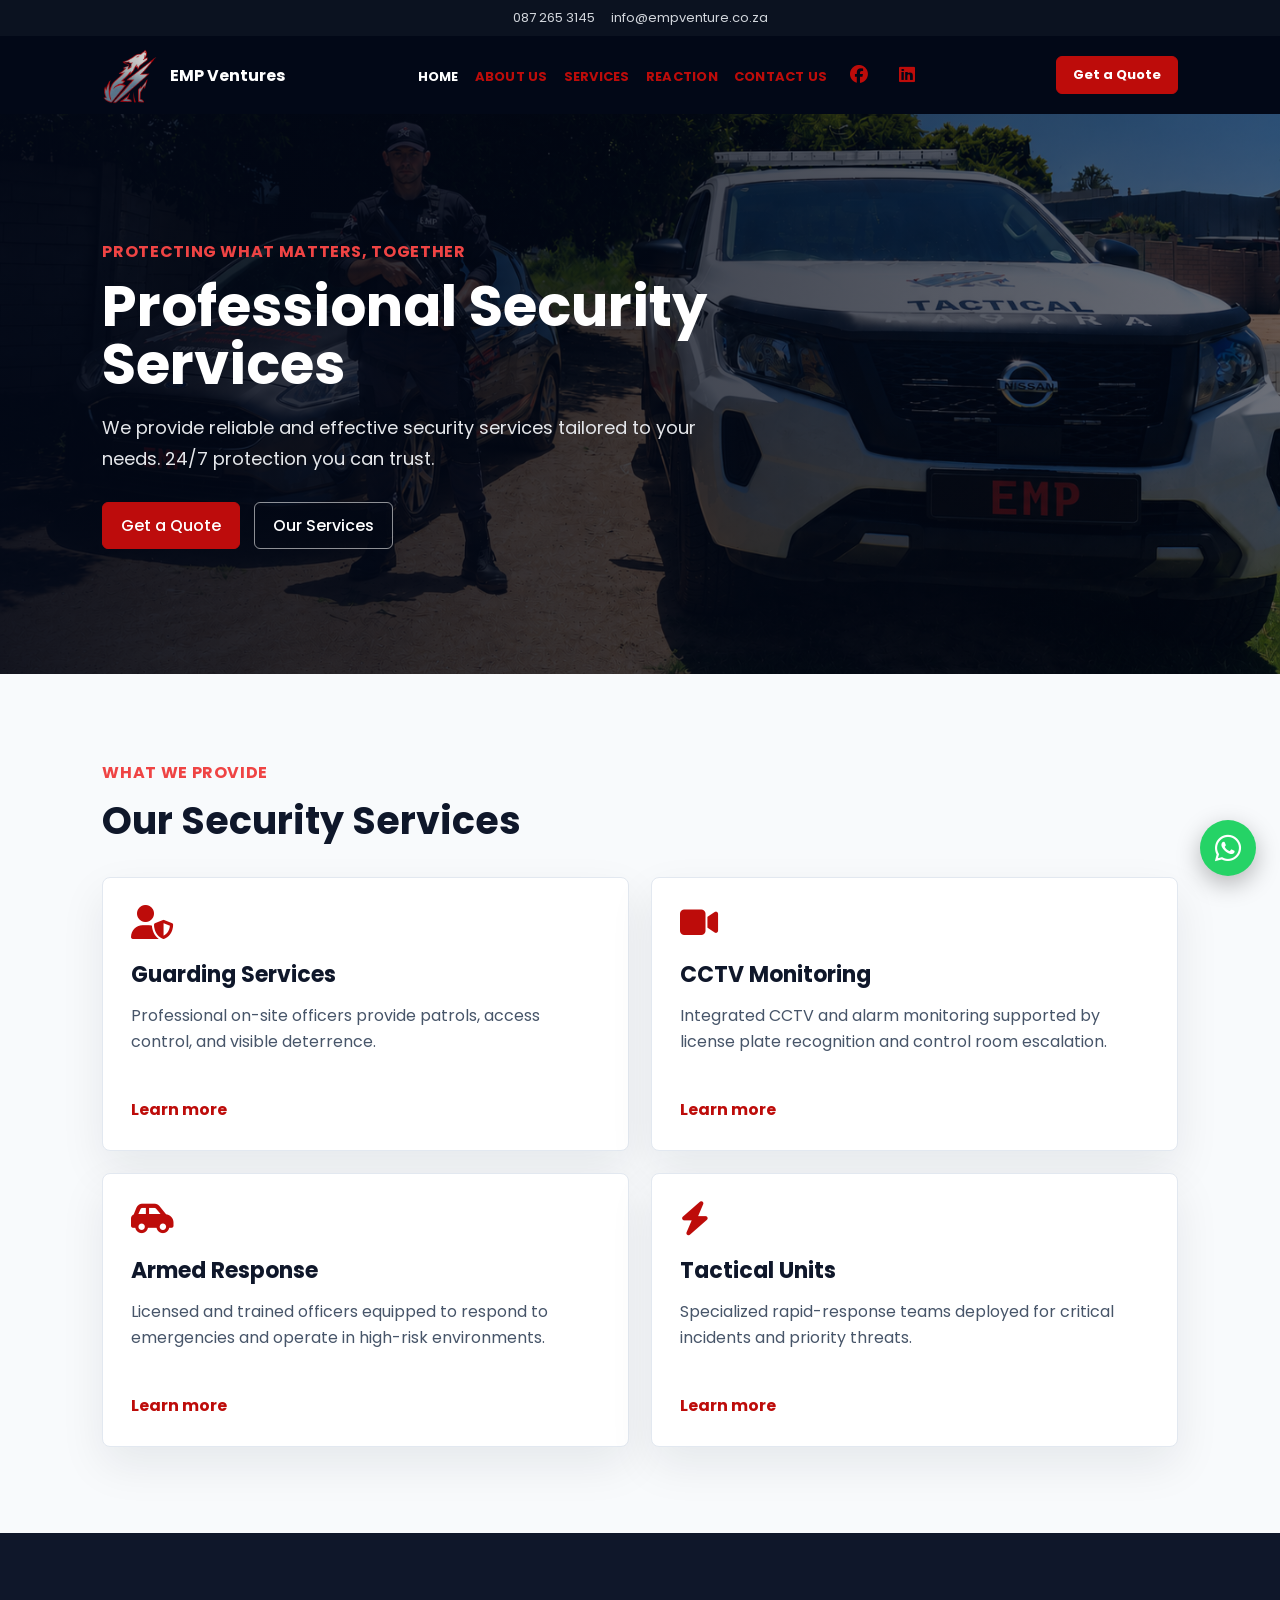
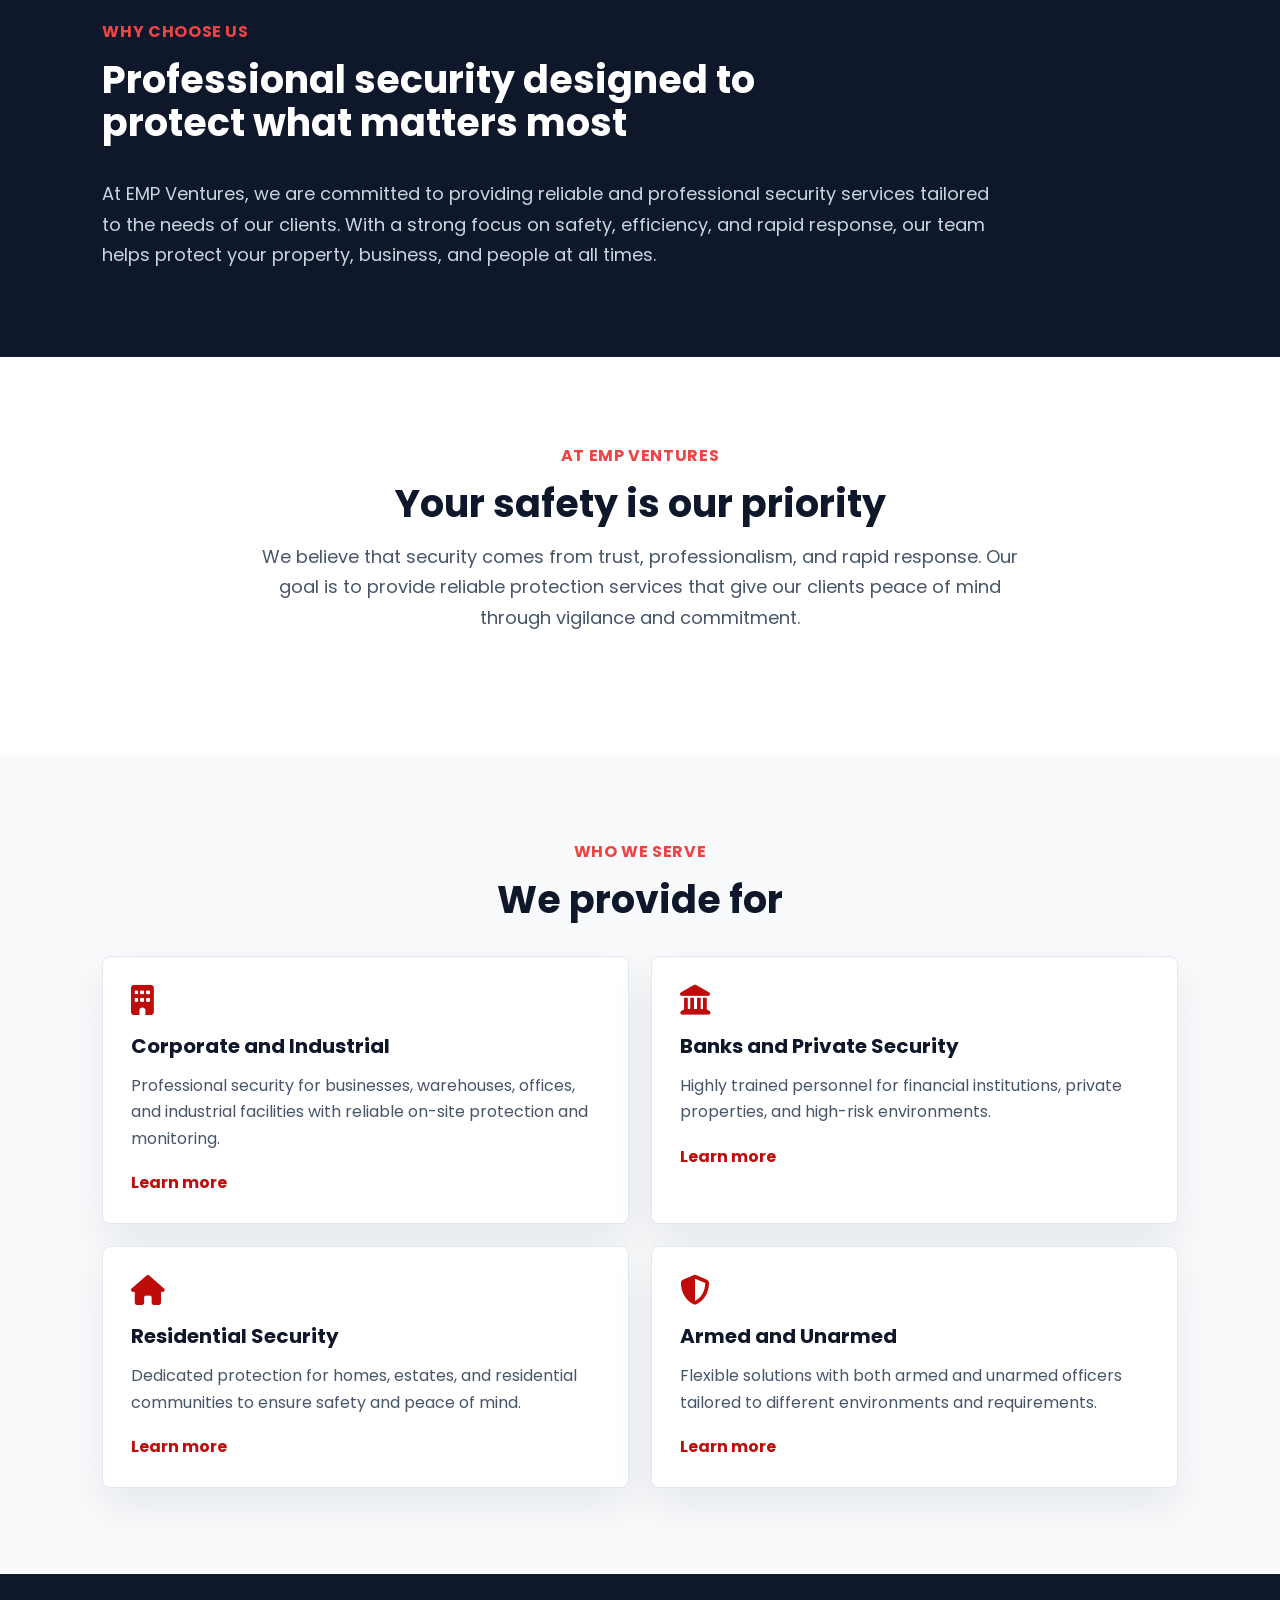
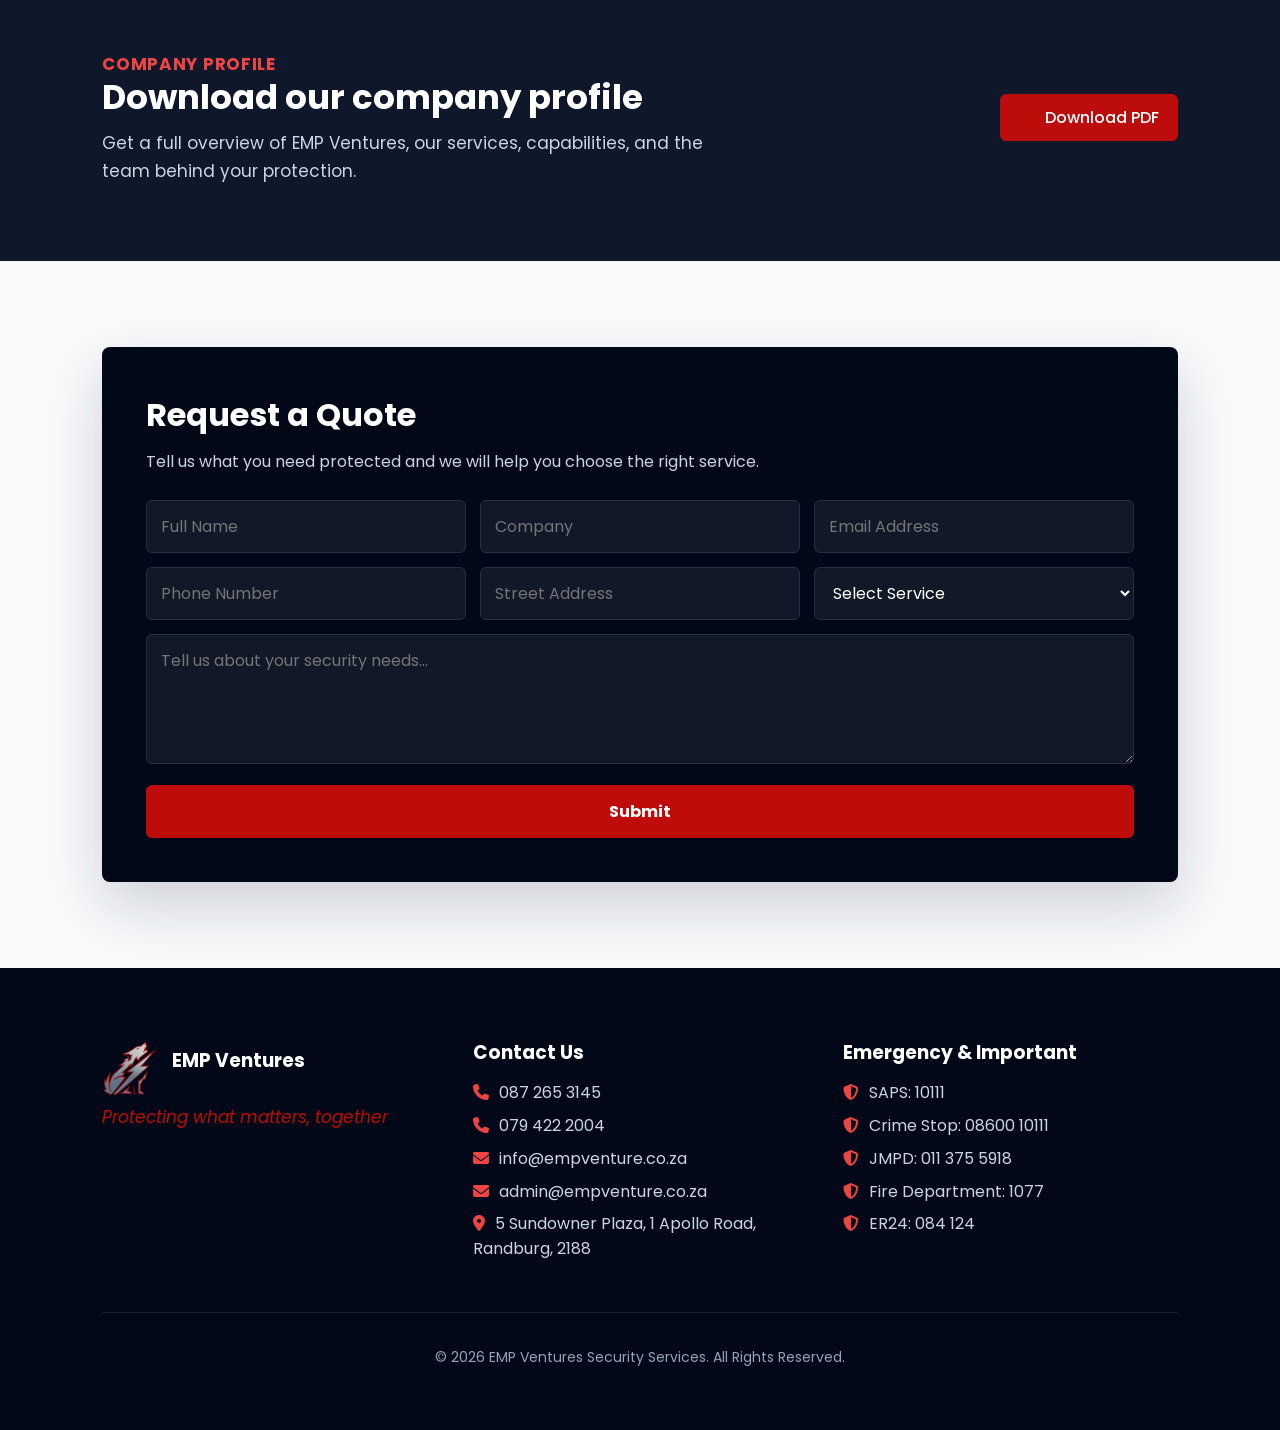
<file: index.html>
<!DOCTYPE html>
<html lang="en">
<head>
    <meta charset="UTF-8">
    <meta name="viewport" content="width=device-width, initial-scale=1.0">
     <meta name="description" content="EMP Ventures provides professional security services, including guarding, CCTV monitoring, armed response, and event security.">
    <title>Home | EMP Ventures Security Services</title>
    <link rel="stylesheet" href="styles.css">
    <link rel="stylesheet" href="shared.css">
    <link rel="stylesheet" href="https://cdnjs.cloudflare.com/ajax/libs/font-awesome/6.5.0/css/all.min.css">
    <link href="https://fonts.googleapis.com/css2?family=Poppins:wght@300;400;500;600;700&display=swap" rel="stylesheet">
    <link rel="icon" type="image/x-icon" href="images/favicon.ico">
    <script src="script.js" defer></script>
   
</head>
<body>
  
<!-- top bar -->
 <div class="top-bar">
    <div class="top-left">
        <span>087 265 3145</span>
        <span><a href="mailto:info@empventure.co.za">info@empventure.co.za</a></span>
    </div>
 </div>



<!-- navbar -->
    <header class="header">
        <a href="index.html" class="brand">
            <img src="images/emp-logo-transparent.png" alt="EMP Ventures logo" class="logo">
            <span>EMP Ventures</span>
        </a>

        <button class="nav-toggle" id="nav-toggle" type="button" aria-label="Toggle navigation" aria-expanded="false">
            <i class="fa-solid fa-bars"></i>
        </button>

        <nav class="navbar" id="navbar">
            <ul class="nav-links">
                <li><a href="index.html">HOME</a></li>
                <li><a href="About.html">ABOUT US</a></li>
                <li class="dropdown">
                    <a href="Services.html">SERVICES</a>
                    <ul class="dropdown-menu">
                        <li><a href="Guarding.html">Guarding</a></li>
                        <li><a href="Monitoring.html">CCTV Monitoring</a></li>
                        <li><a href="Events.html">Event Security</a></li>
                        <li><a href="Services.html#specialized">Armed Escorts</a></li>
                        <li><a href="CashTransit.html">Cash in Transit</a></li>
                    </ul>
                </li>
                <li class="dropdown">
                    <a href="Reaction.html">REACTION</a>
                    <ul class="dropdown-menu">
                        <li><a href="rapid.html">Auto Dispatch</a></li>
                        <li><a href="Monitoring.html">Off-site Monitoring</a></li>
                        <li><a href="Reaction.html">Armed Response</a></li>
                        <li><a href="ProactivePatrols.html">Proactive Patrols</a></li>
                    </ul>
                </li>
                <li><a href="Contact.html">CONTACT US</a></li>
                <li><a href="https://www.facebook.com/profile.php?id=61579485742280" class="icon" aria-label="EMP Ventures on Facebook"><i class="fa-brands fa-facebook"></i></a></li>
                <li><a href="https://www.linkedin.com/in/emp-venture-" class="icon" aria-label="EMP Ventures on Facebook"><i class="fa-brands fa-linkedin"></i></a></li>
            </ul>
        </nav>

        <!-- quote button -->
        <a href="#quote" class="btn header-cta">Get a Quote</a>
    </header>

    <!-- hero section -->
    <main>
        <section class="services-hero home-hero">
            <div class="hero-copy">
                <p class="eyebrow">Protecting what matters, together</p>
                <h1>Professional Security Services</h1>
                <p>
                    We provide reliable and effective security services tailored to your needs.
                    24/7 protection you can trust.
                </p>
                <div class="hero-actions">
                    <a href="#quote" class="btn">Get a Quote</a>
                    <a href="Services.html" class="btn outline">Our Services</a>
                </div>
            </div>
        </section>

        <section class="services-overview" id="services">
            <div class="section-heading">
                <p class="eyebrow">What we provide</p>
                <h2>Our Security Services</h2>
            </div>

            <div class="service-grid">
                <article class="service-card">
                    <i class="fa-solid fa-user-shield"></i>
                    <h3>Guarding Services</h3>
                    <p>Professional on-site officers provide patrols, access control, and visible deterrence.</p>
                    <a href="Guarding.html">Learn more</a>
                </article>

                <article class="service-card">
                    <i class="fa-solid fa-video"></i>
                    <h3>CCTV Monitoring</h3>
                    <p>Integrated CCTV and alarm monitoring supported by license plate recognition and control room escalation.</p>
                    <a href="Monitoring.html">Learn more</a>
                </article>

                <article class="service-card">
                    <i class="fa-solid fa-car-side"></i>
                    <h3>Armed Response</h3>
                    <p>Licensed and trained officers equipped to respond to emergencies and operate in high-risk environments.</p>
                    <a href="Reaction.html">Learn more</a>
                </article>

                <article class="service-card">
                    <i class="fa-solid fa-bolt"></i>
                    <h3>Tactical Units</h3>
                    <p>Specialized rapid-response teams deployed for critical incidents and priority threats.</p>
                    <a href="rapid.html">Learn more</a>
                </article>
            </div>
        </section>
        <section class="service-process" id="why-choose-us">
            <div class="section-heading">
                <p class="eyebrow">Why choose us</p>
                <h2>Professional security designed to protect what matters most</h2>
            </div>
            <p class="process-intro">At EMP Ventures, we are committed to providing reliable and professional security services tailored to the needs of our clients. With a strong focus on safety, efficiency, and rapid response, our team helps protect your property, business, and people at all times.</p>
        </section>


        <section class="about-emp">
            <div class="section-heading section-heading--center">
                <p class="eyebrow">At EMP Ventures</p>
                <h2>Your safety is our priority</h2>
                <p class="section-lead">We believe that security comes from trust, professionalism, and rapid response. Our goal is to provide reliable protection services that give our clients peace of mind through vigilance and commitment.</p>
            </div>
        </section>

        <section class="audience-section">
            <div class="section-heading section-heading--center">
                <p class="eyebrow">Who we serve</p>
                <h2>We provide for</h2>
            </div>

            <div class="audience-grid">
                <article class="audience-card">
                    <i class="fa-solid fa-building"></i>
                    <h3>Corporate and Industrial</h3>
                    <p>Professional security for businesses, warehouses, offices, and industrial facilities with reliable on-site protection and monitoring.</p>
                    <a href="Guarding.html">Learn more</a>
                </article>

                <article class="audience-card">
                    <i class="fa-solid fa-landmark"></i>
                    <h3>Banks and Private Security</h3>
                    <p>Highly trained personnel for financial institutions, private properties, and high-risk environments.</p>
                    <a href="Guarding.html">Learn more</a>
                </article>

                <article class="audience-card">
                    <i class="fa-solid fa-house"></i>
                    <h3>Residential Security</h3>
                    <p>Dedicated protection for homes, estates, and residential communities to ensure safety and peace of mind.</p>
                    <a href="Guarding.html">Learn more</a>
                </article>

                <article class="audience-card">
                    <i class="fa-solid fa-shield-halved"></i>
                    <h3>Armed and Unarmed</h3>
                    <p>Flexible solutions with both armed and unarmed officers tailored to different environments and requirements.</p>
                    <a href="Guarding.html">Learn more</a>
                </article>
            </div>
        </section>

        <section class="profile-band">
            <div class="profile-band-inner">
                <div class="profile-copy">
                    <p class="eyebrow">Company profile</p>
                    <h2>Download our company profile</h2>
                    <p>Get a full overview of EMP Ventures, our services, capabilities, and the team behind your protection.</p>
                </div>
                <a href="EMP Company Profile Presentation.pdf" class="btn profile-download" download>
                    <i class="fa-solid fa-download"></i> Download PDF
                </a>
            </div>
        </section>

<!-- more info -->
<!-- quote section -->
        <section class="quote" id="quote">
            <div class="quote-container">
                <form action="mailto:info@empventure.co.za" method="POST" enctype="text/plain">
                    <h2>Request a Quote</h2>
                    <p>Tell us what you need protected and we will help you choose the right service.</p>

                    <div class="input-group">
                        <input type="text" name="full_name" placeholder="Full Name" required>
                        <input type="text" name="company" placeholder="Company" required>
                        <input type="email" name="email" placeholder="Email Address" required>
                    </div>
                    <div class="input-group">
                        <input type="tel" name="phone" placeholder="Phone Number" required>
                        <input type="text" name="address" placeholder="Street Address" required>
                        <select name="service" required>
                            <option value="">Select Service</option>
                            <option>Guarding Services</option>
                            <option>CCTV Monitoring</option>
                            <option>Armed Response</option>
                            <option>Event Security</option>
                            <option>Armed Escorts</option>
                            <option>Cash in Transit</option>
                            <option>Proactive Patrols</option>
                            <option>Auto Dispatch</option>
                            <option>Off-site Monitoring</option>
                        </select>
                    </div>
                    <textarea name="message" placeholder="Tell us about your security needs..." required></textarea>
                    <button type="submit">Submit</button>
                </form>
            </div>
        </section>
 </main>

 <!-- footer -->
<footer class="footer">
        <div class="footer-container">
            <div class="footer-col">
                <div class="footer-brand">
                    <img src="images/emp-logo-transparent.png" alt="EMP Ventures logo" class="logo">
                    <h3>EMP Ventures</h3>
                </div>
                <p class="slogan">Protecting what matters, together</p>
            </div>

            <div class="footer-col">
                <h3>Contact Us</h3>
                <p><i class="fas fa-phone"></i>087 265 3145</p>
                <p><i class="fas fa-phone"></i>079 422 2004</p>
                <p><i class="fas fa-envelope"></i><a href="mailto:info@empventure.co.za">info@empventure.co.za</a></p>
                <p><i class="fas fa-envelope"></i><a href="mailto:admin@empventure.co.za">admin@empventure.co.za</a></p>
                <p><i class="fas fa-map-marker-alt"></i>5 Sundowner Plaza, 1 Apollo Road, Randburg, 2188</p>
            </div>

            <div class="footer-col">
                <h3>Emergency &amp; Important</h3>
                <p><i class="fas fa-shield-alt"></i>SAPS: 10111</p>
                <p><i class="fas fa-shield-alt"></i>Crime Stop: 08600 10111</p>
                <p><i class="fas fa-shield-alt"></i>JMPD: 011 375 5918</p>
                <p><i class="fas fa-shield-alt"></i>Fire Department: 1077</p>
                <p><i class="fas fa-shield-alt"></i>ER24: 084 124</p>
            </div>
        </div>

        <div class="footer-bottom">
            <p>© 2026 EMP Ventures Security Services. All Rights Reserved.</p>
        </div>
    </footer>

    <a href="https://wa.me/27794222004" class="whatsapp-float" target="_blank" rel="noopener noreferrer" aria-label="Chat on WhatsApp">
        <i class="fa-brands fa-whatsapp"></i>
    </a>
</body>
</html>
</file>
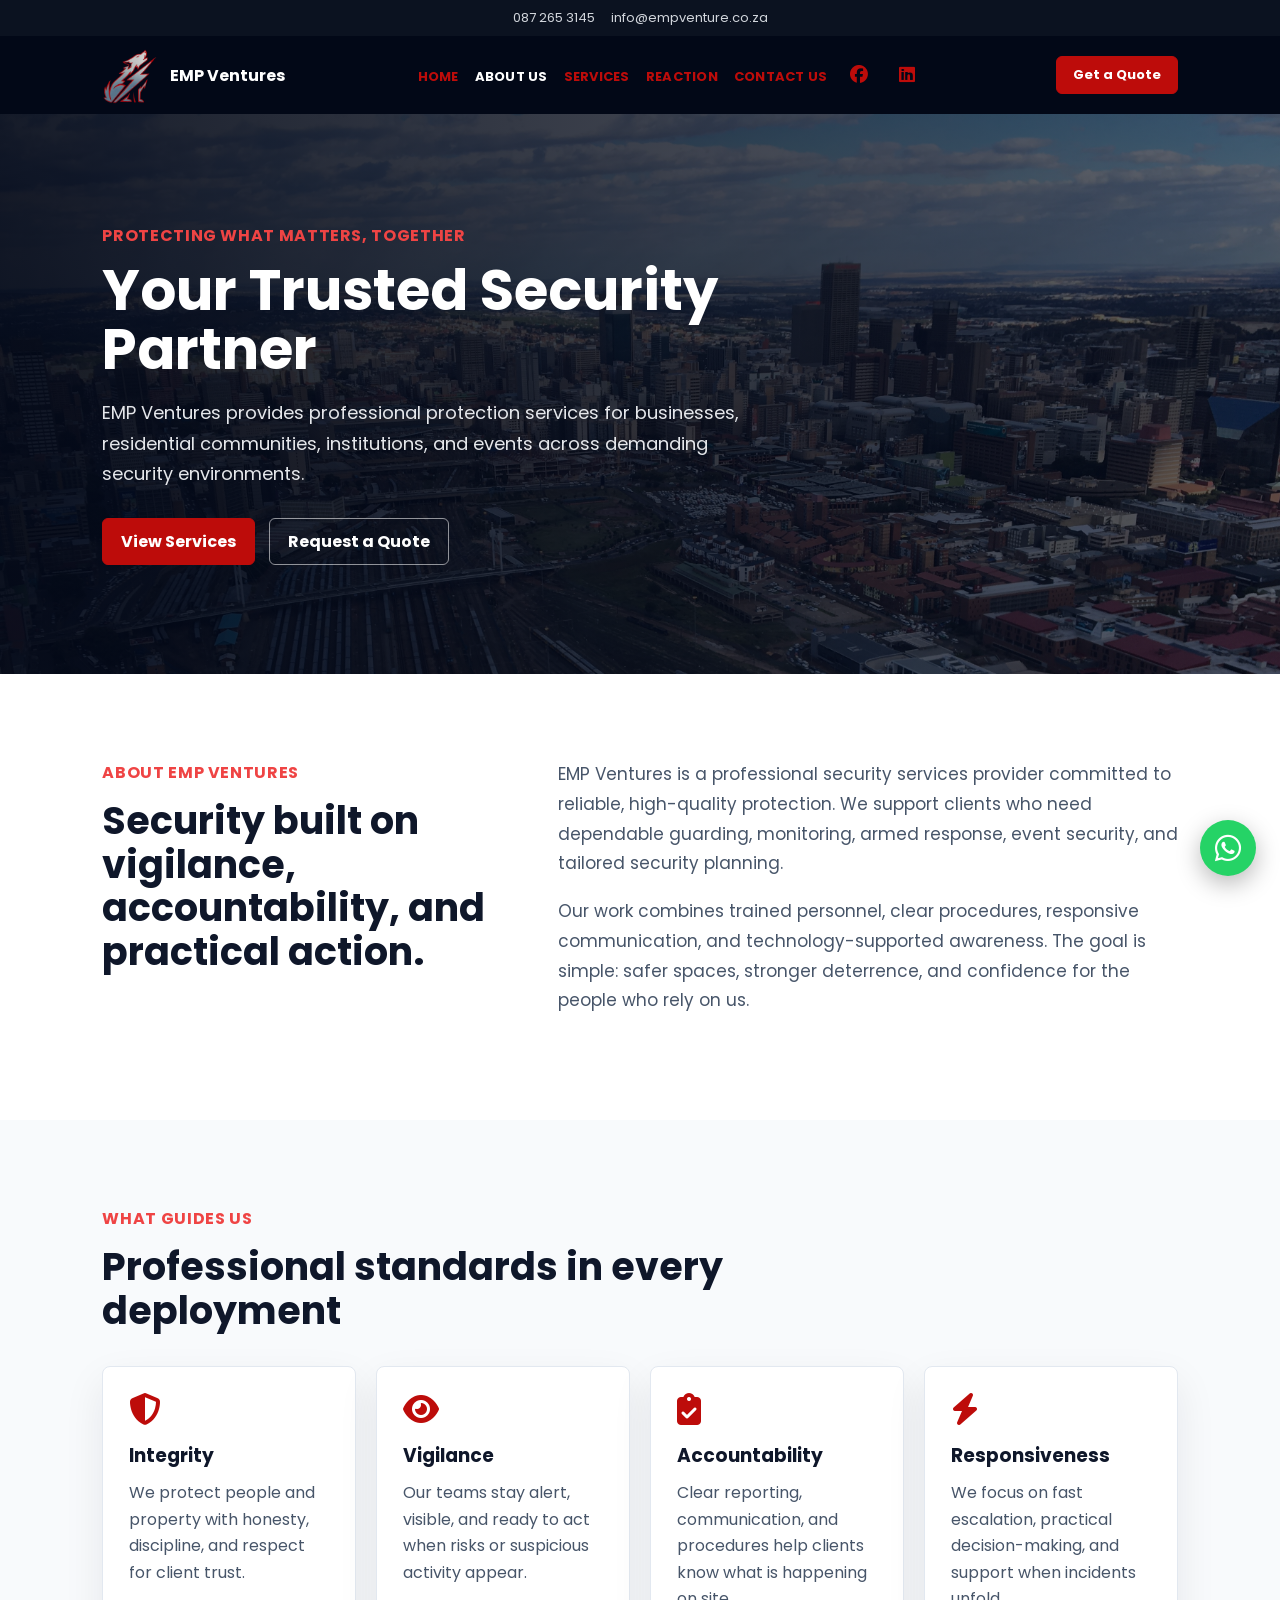
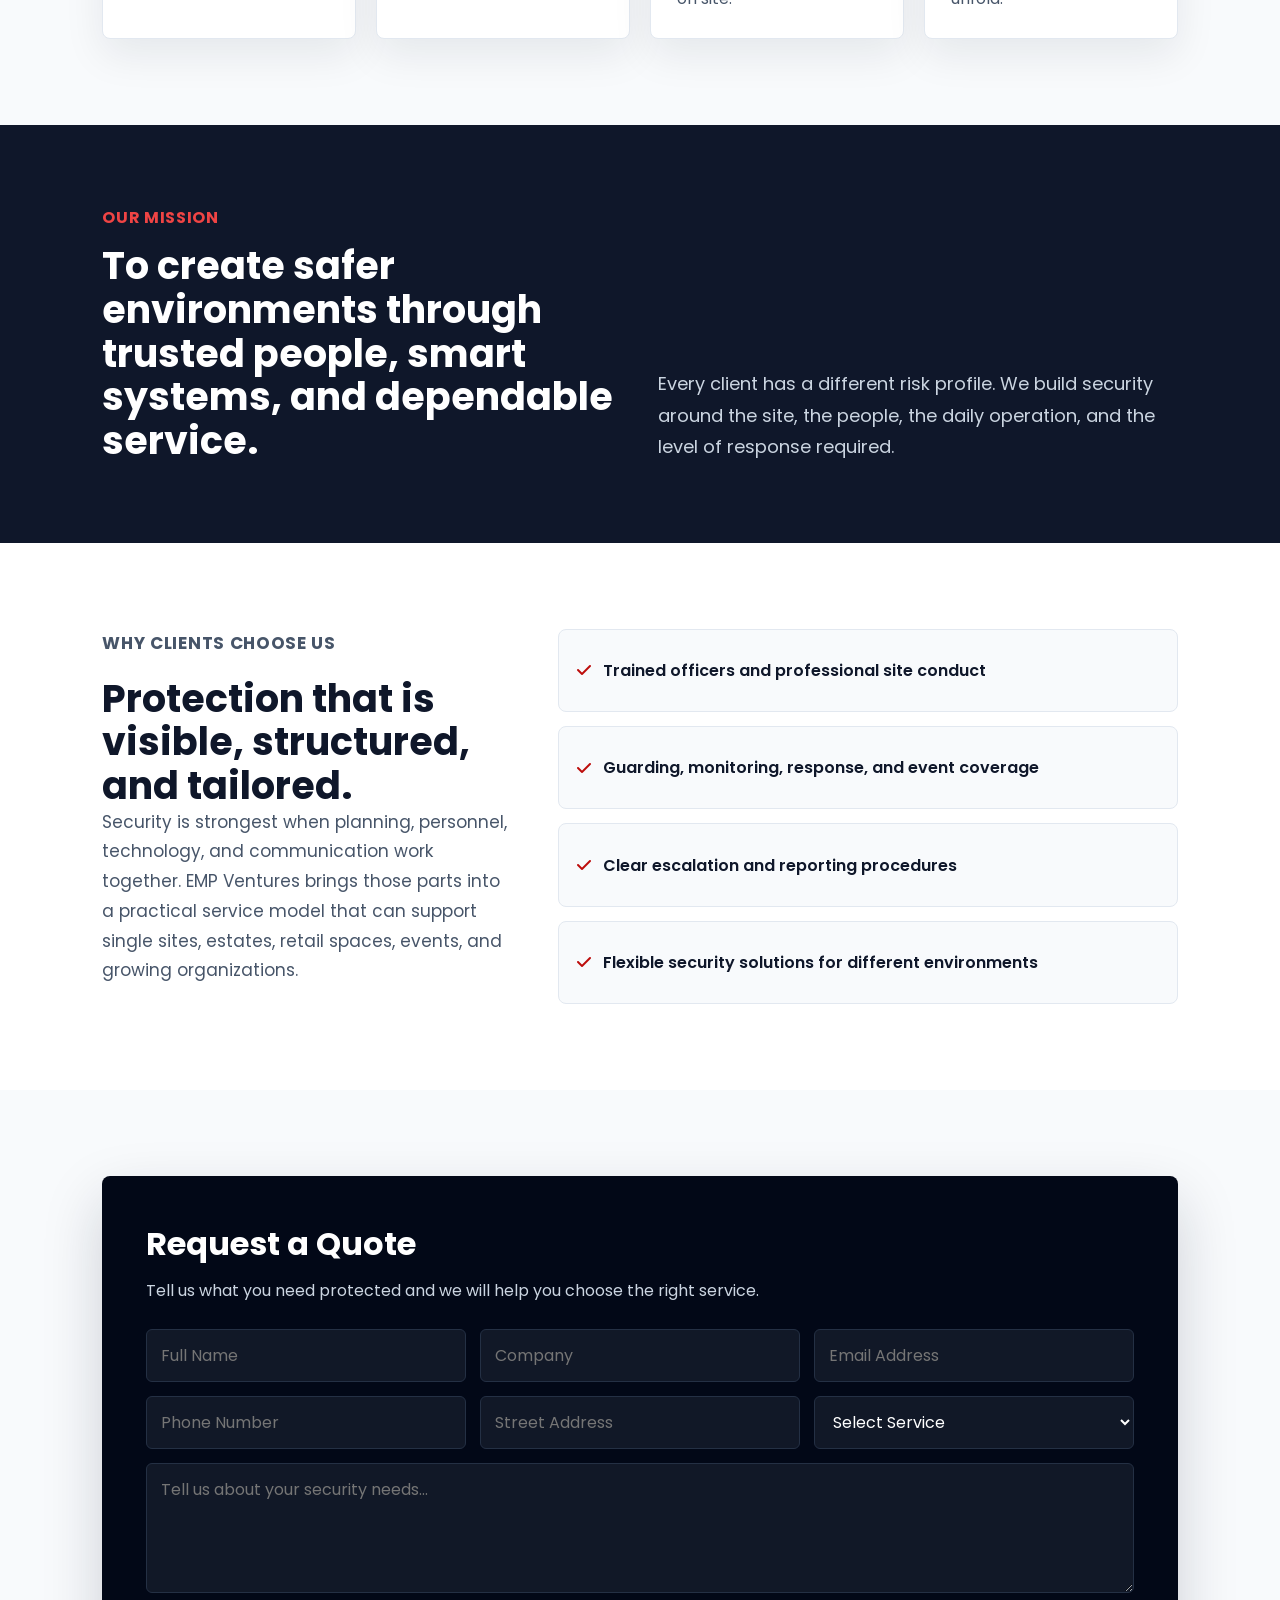
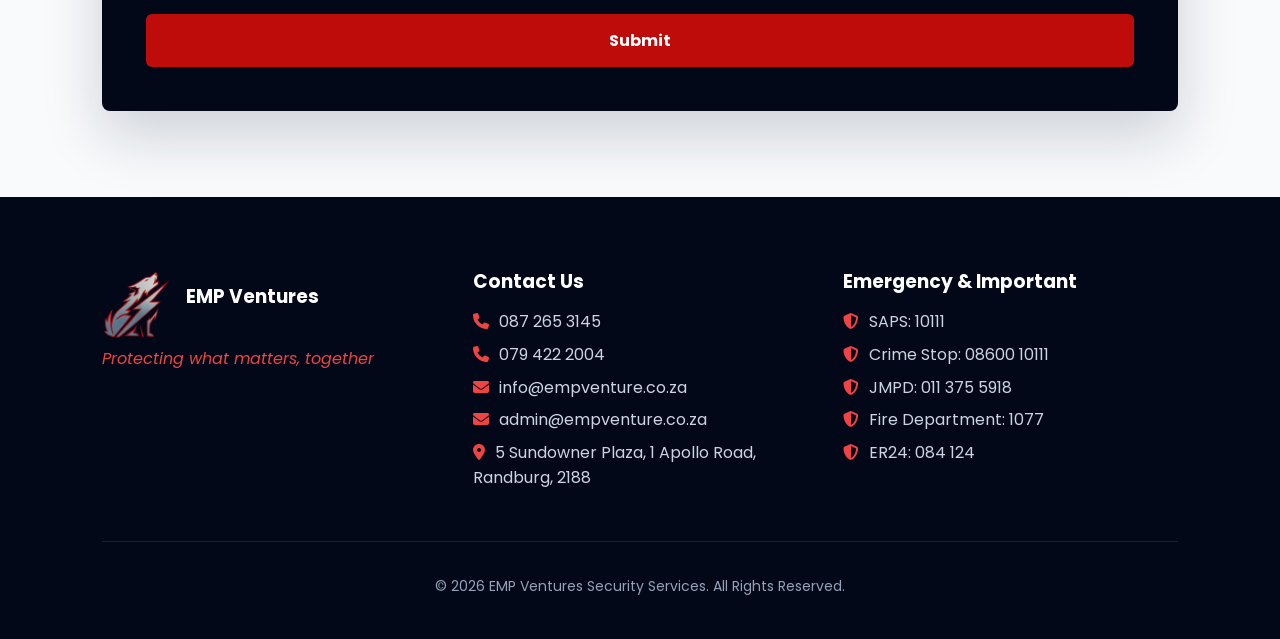
<file: About.html>
<!DOCTYPE html>
<html lang="en">
<head>
    <meta charset="UTF-8">
    <meta name="viewport" content="width=device-width, initial-scale=1.0">
    <meta name="description" content="Learn about EMP Ventures, a professional security company focused on reliable protection, vigilance, accountability, and client-focused service.">
    <title>About Us | EMP Ventures Security Services</title>
    <link rel="stylesheet" href="about.css">
    <link rel="stylesheet" href="shared.css">
    <link rel="stylesheet" href="https://cdnjs.cloudflare.com/ajax/libs/font-awesome/6.5.0/css/all.min.css">
    <link href="https://fonts.googleapis.com/css2?family=Poppins:wght@300;400;500;600;700&display=swap" rel="stylesheet">
    <link rel="icon" type="image/x-icon" href="images/favicon.ico">
    <script src="script.js" defer></script>
</head>
<body>

    <!-- top bar -->
    <div class="top-bar">
        <div class="top-left">
            <span>087 265 3145</span>
            <span><a href="mailto:info@empventure.co.za">info@empventure.co.za</a></span>
        </div>
    </div>

    <!-- navbar -->
    <header class="header">
        <a href="index.html" class="brand">
            <img src="images/emp-logo-transparent.png" alt="EMP Ventures logo" class="logo">
            <span>EMP Ventures</span>
        </a>

        <button class="nav-toggle" id="nav-toggle" type="button" aria-label="Toggle navigation" aria-expanded="false">
            <i class="fa-solid fa-bars"></i>
        </button>

        <nav class="navbar" id="navbar">
            <ul class="nav-links">
                <li><a href="index.html">HOME</a></li>
                <li><a href="About.html">ABOUT US</a></li>
                <li class="dropdown">
                    <a href="Services.html">SERVICES</a>
                    <ul class="dropdown-menu">
                        <li><a href="Guarding.html">Guarding</a></li>
                        <li><a href="Monitoring.html">CCTV Monitoring</a></li>
                        <li><a href="Events.html">Event Security</a></li>
                        <li><a href="Services.html#specialized">Armed Escorts</a></li>
                        <li><a href="CashTransit.html">Cash in Transit</a></li>
                    </ul>
                </li>
                <li class="dropdown">
                    <a href="Reaction.html">REACTION</a>
                    <ul class="dropdown-menu">
                        <li><a href="rapid.html">Auto Dispatch</a></li>
                        <li><a href="Monitoring.html">Off-site Monitoring</a></li>
                        <li><a href="Reaction.html">Armed Response</a></li>
                        <li><a href="ProactivePatrols.html">Proactive Patrols</a></li>
                    </ul>
                </li>
                <li><a href="Contact.html">CONTACT US</a></li>
                <li><a href="https://www.facebook.com/profile.php?id=61579485742280" class="icon" aria-label="EMP Ventures on Facebook"><i class="fa-brands fa-facebook"></i></a></li>
                <li><a href="https://www.linkedin.com/in/emp-venture-" class="icon" aria-label="EMP Ventures on Facebook"><i class="fa-brands fa-linkedin"></i></a></li>
            </ul>
        </nav>

        <a href="#quote" class="btn header-cta">Get a Quote</a>
    </header>
<!-- hero section -->
    <main>
        <section class="about-hero">
            <div class="hero-copy">
                <p class="eyebrow">Protecting what matters, together</p>
                <h1>Your Trusted Security Partner</h1>
                <p>EMP Ventures provides professional protection services for businesses, residential communities, institutions, and events across demanding security environments.</p>
                <div class="hero-actions">
                    <a href="Services.html" class="btn">View Services</a>
                    <a href="#quote" class="btn outline">Request a Quote</a>
                </div>
            </div>
        </section>

        <section class="about-intro">
            <div class="intro-copy">
                <p class="eyebrow">About EMP Ventures</p>
                <h2>Security built on vigilance, accountability, and practical action.</h2>
            </div>
            <div class="intro-text">
                <p>EMP Ventures is a professional security services provider committed to reliable, high-quality protection. We support clients who need dependable guarding, monitoring, armed response, event security, and tailored security planning.</p>
                <p>Our work combines trained personnel, clear procedures, responsive communication, and technology-supported awareness. The goal is simple: safer spaces, stronger deterrence, and confidence for the people who rely on us.</p>
            </div>
        </section>

        <section class="values-section">
            <div class="section-heading">
                <p class="eyebrow">What guides us</p>
                <h2>Professional standards in every deployment</h2>
            </div>
            <div class="values-grid">
                <article class="value-card">
                    <i class="fa-solid fa-shield-halved"></i>
                    <h3>Integrity</h3>
                    <p>We protect people and property with honesty, discipline, and respect for client trust.</p>
                </article>
                <article class="value-card">
                    <i class="fa-solid fa-eye"></i>
                    <h3>Vigilance</h3>
                    <p>Our teams stay alert, visible, and ready to act when risks or suspicious activity appear.</p>
                </article>
                <article class="value-card">
                    <i class="fa-solid fa-clipboard-check"></i>
                    <h3>Accountability</h3>
                    <p>Clear reporting, communication, and procedures help clients know what is happening on site.</p>
                </article>
                <article class="value-card">
                    <i class="fa-solid fa-bolt"></i>
                    <h3>Responsiveness</h3>
                    <p>We focus on fast escalation, practical decision-making, and support when incidents unfold.</p>
                </article>
            </div>
        </section>

        <section class="mission-band">
            <div>
                <p class="eyebrow">Our mission</p>
                <h2>To create safer environments through trusted people, smart systems, and dependable service.</h2>
            </div>
            <p>Every client has a different risk profile. We build security around the site, the people, the daily operation, and the level of response required.</p>
        </section>

        <section class="why-section">
            <div class="why-copy">
                <p class="eyebrow">Why clients choose us</p>
                <h2>Protection that is visible, structured, and tailored.</h2>
                <p>Security is strongest when planning, personnel, technology, and communication work together. EMP Ventures brings those parts into a practical service model that can support single sites, estates, retail spaces, events, and growing organizations.</p>
            </div>
            <div class="why-list">
                <div><i class="fa-solid fa-check"></i><span>Trained officers and professional site conduct</span></div>
                <div><i class="fa-solid fa-check"></i><span>Guarding, monitoring, response, and event coverage</span></div>
                <div><i class="fa-solid fa-check"></i><span>Clear escalation and reporting procedures</span></div>
                <div><i class="fa-solid fa-check"></i><span>Flexible security solutions for different environments</span></div>
            </div>
        </section>
        <!-- qoute section -->
        <section class="quote" id="quote">
            <div class="quote-container">
                <form action="mailto:info@empventure.co.za" method="POST" enctype="text/plain">
                    <h2>Request a Quote</h2>
                    <p>Tell us what you need protected and we will help you choose the right service.</p>

                    <div class="input-group">
                        <input type="text" name="full_name" placeholder="Full Name" required>
                        <input type="text" name="company" placeholder="Company" required>
                        <input type="email" name="email" placeholder="Email Address" required>
                    </div>
                    <div class="input-group">
                        <input type="tel" name="phone" placeholder="Phone Number" required>
                        <input type="text" name="address" placeholder="Street Address" required>
                        <select name="service" required>
                            <option value="">Select Service</option>
                            <option>Guarding Services</option>
                            <option>CCTV Monitoring</option>
                            <option>Armed Response</option>
                            <option>Event Security</option>
                            <option>Armed Escorts</option>
                            <option>Cash in Transit</option>
                            <option>Proactive Patrols</option>
                            <option>Auto Dispatch</option>
                            <option>Off-site Monitoring</option>
                        </select>
                    </div>
                    <textarea name="message" placeholder="Tell us about your security needs..." required></textarea>
                    <button type="submit">Submit</button>
                </form>
            </div>
        </section>
    </main>
<!-- foote
 8d 
  -->
    <footer class="footer">
        <div class="footer-container">
            <div class="footer-col">
                <div class="footer-brand">
                    <img src="images/emp-logo-transparent.png" alt="EMP Ventures logo" class="logo">
                    <h3>EMP Ventures</h3>
                </div>
                <p class="slogan">Protecting what matters, together</p>
            </div>
            <div class="footer-col">
                <h3>Contact Us</h3>
                <p><i class="fas fa-phone"></i>087 265 3145</p>
                <p><i class="fas fa-phone"></i>079 422 2004</p>
                <p><i class="fas fa-envelope"></i><a href="mailto:info@empventure.co.za">info@empventure.co.za</a></p>
                <p><i class="fas fa-envelope"></i><a href="mailto:admin@empventure.co.za">admin@empventure.co.za</a></p>
                <p><i class="fas fa-map-marker-alt"></i>5 Sundowner Plaza, 1 Apollo Road, Randburg, 2188</p>
            </div>
            <div class="footer-col">
                <h3>Emergency &amp; Important</h3>
                <p><i class="fas fa-shield-alt"></i>SAPS: 10111</p>
                <p><i class="fas fa-shield-alt"></i>Crime Stop: 08600 10111</p>
                <p><i class="fas fa-shield-alt"></i>JMPD: 011 375 5918</p>
                <p><i class="fas fa-shield-alt"></i>Fire Department: 1077</p>
                <p><i class="fas fa-shield-alt"></i>ER24: 084 124</p>
            </div>
        </div>
        <div class="footer-bottom">
            <p>© 2026 EMP Ventures Security Services. All Rights Reserved.</p>
        </div>
    </footer>

    <a href="https://wa.me/27794222004" class="whatsapp-float" target="_blank" rel="noopener noreferrer" aria-label="Chat on WhatsApp">
        <i class="fa-brands fa-whatsapp"></i>
    </a>
</body>
</html>
</file>
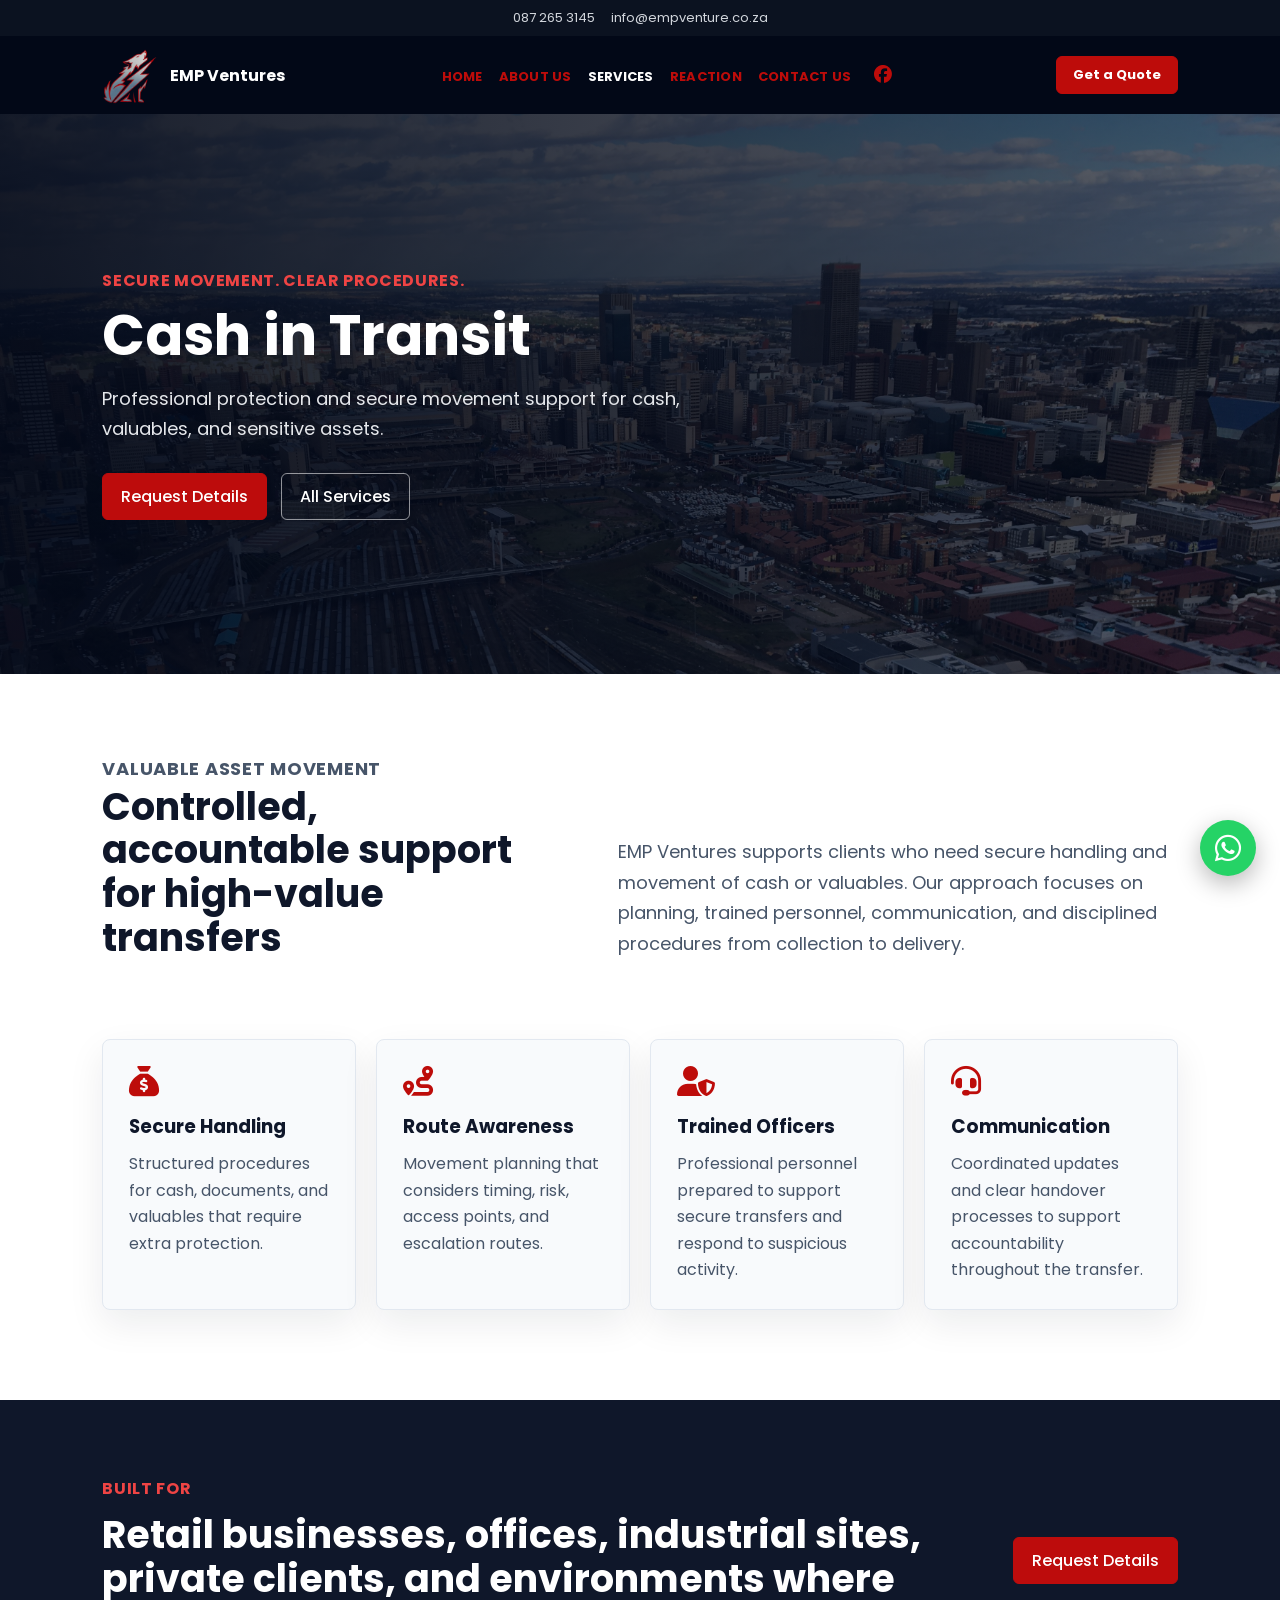
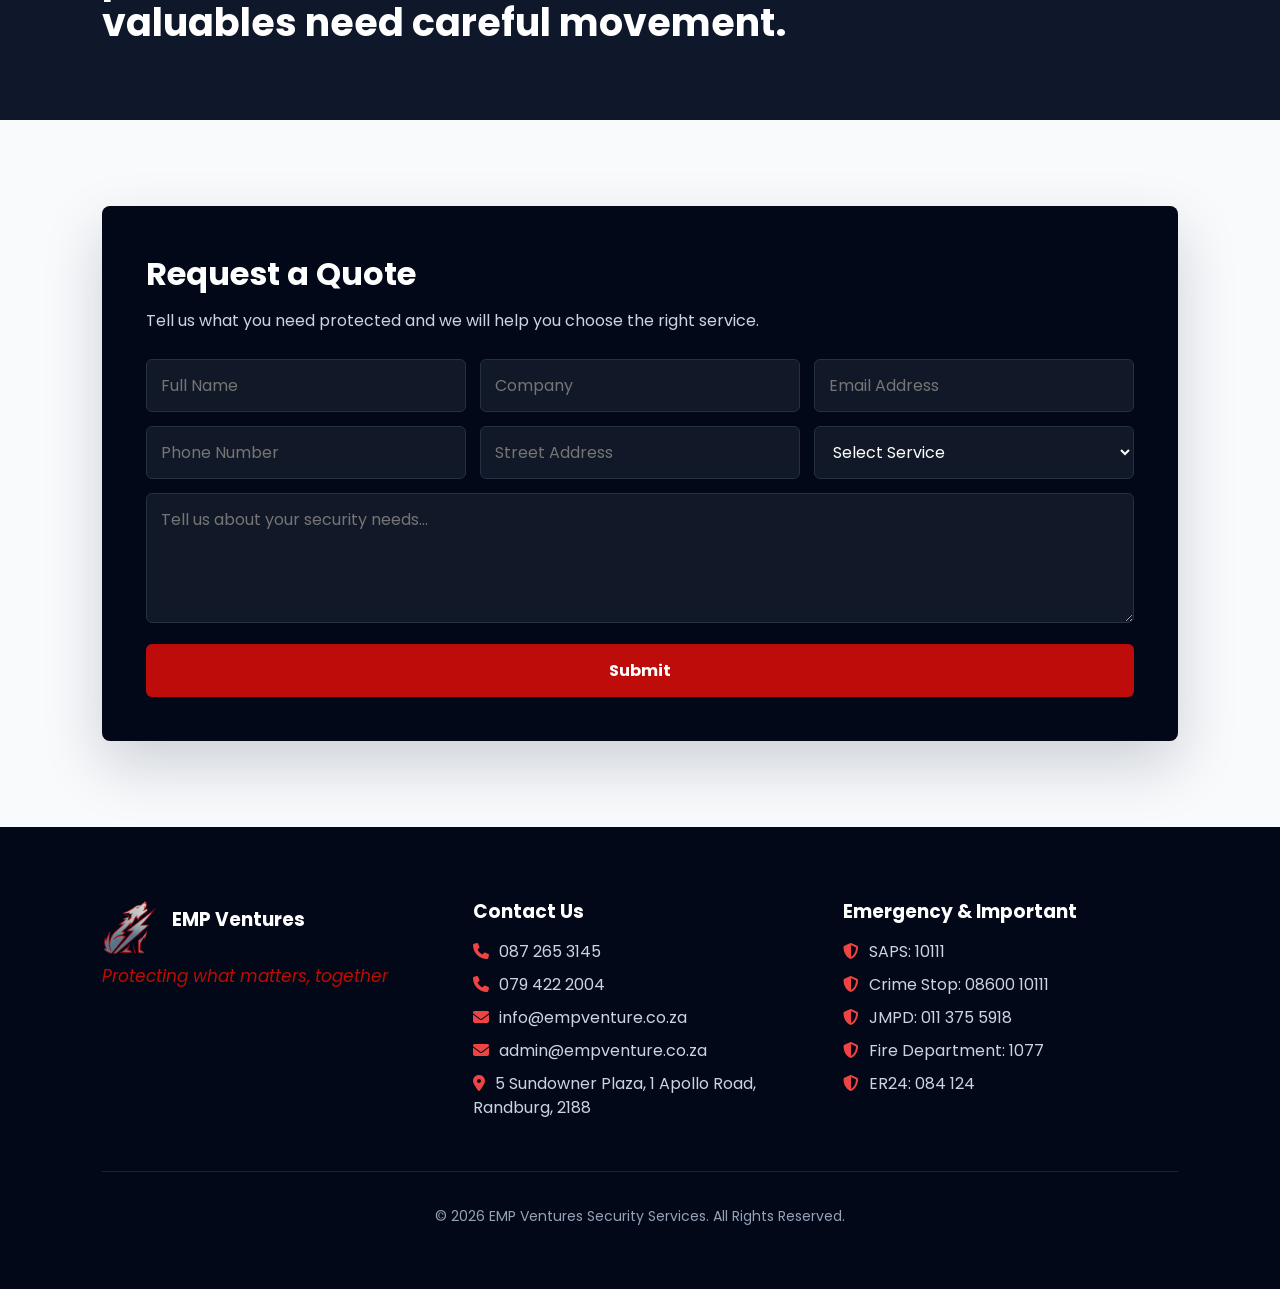
<file: CashTransit.html>
<!DOCTYPE html>
<html lang="en">
<head>
    <meta charset="UTF-8">
    <meta name="viewport" content="width=device-width, initial-scale=1.0">
    <meta name="description" content="EMP Ventures provides Cash in Transit support for secure movement, handling, and protection of valuables.">
    <title>Cash in Transit | EMP Ventures Security Services</title>
    <link rel="stylesheet" href="styles.css">
    <link rel="stylesheet" href="shared.css">
    <link rel="stylesheet" href="https://cdnjs.cloudflare.com/ajax/libs/font-awesome/6.5.0/css/all.min.css">
    <link href="https://fonts.googleapis.com/css2?family=Poppins:wght@300;400;500;600;700&display=swap" rel="stylesheet">
    <link rel="icon" type="image/x-icon" href="images/favicon.ico">
    <script src="script.js" defer></script>
</head>
<body>
    <div class="top-bar">
        <div class="top-left">
            <span>087 265 3145</span>
            <span><a href="mailto:info@empventure.co.za">info@empventure.co.za</a></span>
        </div>
    </div>
    <header class="header">
        <a href="index.html" class="brand">
            <img src="images/emp-logo-transparent.png" alt="EMP Ventures logo" class="logo">
            <span>EMP Ventures</span>
        </a>

        <button class="nav-toggle" id="nav-toggle" type="button" aria-label="Toggle navigation" aria-expanded="false">
            <i class="fa-solid fa-bars"></i>
        </button>

        <nav class="navbar" id="navbar">
            <ul class="nav-links">
                <li><a href="index.html">HOME</a></li>
                <li><a href="About.html">ABOUT US</a></li>
                <li class="dropdown">
                    <a href="Services.html">SERVICES</a>
                    <ul class="dropdown-menu">
                        <li><a href="Guarding.html">Guarding</a></li>
                        <li><a href="Monitoring.html">CCTV Monitoring</a></li>
                        <li><a href="Events.html">Event Security</a></li>
                        <li><a href="Services.html#specialized">Armed Escorts</a></li>
                        <li><a href="CashTransit.html">Cash in Transit</a></li>
                    </ul>
                </li>
                <li class="dropdown">
                    <a href="Reaction.html">REACTION</a>
                    <ul class="dropdown-menu">
                        <li><a href="rapid.html">Auto Dispatch</a></li>
                        <li><a href="Monitoring.html">Off-site Monitoring</a></li>
                        <li><a href="Reaction.html">Armed Response</a></li>
                        <li><a href="ProactivePatrols.html">Proactive Patrols</a></li>
                    </ul>
                </li>
                <li><a href="Contact.html">CONTACT US</a></li>
                <li><a href="https://www.facebook.com/profile.php?id=61579485742280" class="icon" aria-label="EMP Ventures on Facebook"><i class="fa-brands fa-facebook"></i></a></li>
            </ul>
        </nav>

        <a href="#quote" class="btn header-cta">Get a Quote</a>
    </header>

    <main>
        <section class="page-hero">
            <div class="page-hero-content">
                <p class="eyebrow">SECURE MOVEMENT. CLEAR PROCEDURES.</p>
                <h1>Cash in Transit</h1>
                <p>Professional protection and secure movement support for cash, valuables, and sensitive assets.</p>
                <div class="hero-actions">
                    <a href="#quote" class="btn">Request Details</a>
                    <a href="Services.html" class="btn outline">All Services</a>
                </div>
            </div>
        </section>

        <section class="page-intro">
            <div>
                <p class="section-kicker">Valuable asset movement</p>
                <h2>Controlled, accountable support for high-value transfers</h2>
            </div>
            <p>EMP Ventures supports clients who need secure handling and movement of cash or valuables. Our approach focuses on planning, trained personnel, communication, and disciplined procedures from collection to delivery.</p>
        </section>

        <section class="feature-grid-section">
            <div class="feature-grid">
                <article class="feature-card">
                    <i class="fa-solid fa-sack-dollar"></i>
                    <h3>Secure Handling</h3>
                    <p>Structured procedures for cash, documents, and valuables that require extra protection.</p>
                </article>
                <article class="feature-card">
                    <i class="fa-solid fa-route"></i>
                    <h3>Route Awareness</h3>
                    <p>Movement planning that considers timing, risk, access points, and escalation routes.</p>
                </article>
                <article class="feature-card">
                    <i class="fa-solid fa-user-shield"></i>
                    <h3>Trained Officers</h3>
                    <p>Professional personnel prepared to support secure transfers and respond to suspicious activity.</p>
                </article>
                <article class="feature-card">
                    <i class="fa-solid fa-headset"></i>
                    <h3>Communication</h3>
                    <p>Coordinated updates and clear handover processes to support accountability throughout the transfer.</p>
                </article>
            </div>
        </section>

        <section class="detail-band">
            <div>
                <p class="section-kicker">Built for</p>
                <h2>Retail businesses, offices, industrial sites, private clients, and environments where valuables need careful movement.</h2>
            </div>
            <a href="#quote" class="btn">Request Details</a>
        </section>

        <section class="quote" id="quote">
            <div class="quote-container">
                <form action="mailto:info@empventure.co.za" method="POST" enctype="text/plain">
                    <h2>Request a Quote</h2>
                    <p>Tell us what you need protected and we will help you choose the right service.</p>
                    <div class="input-group">
                        <input type="text" name="full_name" placeholder="Full Name" required>
                        <input type="text" name="company" placeholder="Company" required>
                        <input type="email" name="email" placeholder="Email Address" required>
                    </div>
                    <div class="input-group">
                        <input type="tel" name="phone" placeholder="Phone Number" required>
                        <input type="text" name="address" placeholder="Street Address" required>
                        <select name="service" required>
                            <option value="">Select Service</option>
                            <option>Guarding Services</option>
                            <option>CCTV Monitoring</option>
                            <option>Armed Response</option>
                            <option>Event Security</option>
                            <option>Armed Escorts</option>
                            <option>Cash in Transit</option>
                            <option>Proactive Patrols</option>
                            <option>Auto Dispatch</option>
                            <option>Off-site Monitoring</option>
                        </select>
                    </div>
                    <textarea name="message" placeholder="Tell us about your security needs..." required></textarea>
                    <button type="submit">Submit</button>
                </form>
            </div>
        </section>
    </main>

    <footer class="footer">
        <div class="footer-container">
            <div class="footer-col">
                <div class="footer-brand">
                    <img src="images/emp-logo-transparent.png" alt="EMP Ventures logo" class="logo">
                    <h3>EMP Ventures</h3>
                </div>
                <p class="slogan">Protecting what matters, together</p>
            </div>

            <div class="footer-col">
                <h3>Contact Us</h3>
                <p><i class="fas fa-phone"></i>087 265 3145</p>
                <p><i class="fas fa-phone"></i>079 422 2004</p>
                <p><i class="fas fa-envelope"></i><a href="mailto:info@empventure.co.za">info@empventure.co.za</a></p>
                <p><i class="fas fa-envelope"></i><a href="mailto:admin@empventure.co.za">admin@empventure.co.za</a></p>
                <p><i class="fas fa-map-marker-alt"></i>5 Sundowner Plaza, 1 Apollo Road, Randburg, 2188</p>
            </div>

            <div class="footer-col">
                <h3>Emergency &amp; Important</h3>
                <p><i class="fas fa-shield-alt"></i>SAPS: 10111</p>
                <p><i class="fas fa-shield-alt"></i>Crime Stop: 08600 10111</p>
                <p><i class="fas fa-shield-alt"></i>JMPD: 011 375 5918</p>
                <p><i class="fas fa-shield-alt"></i>Fire Department: 1077</p>
                <p><i class="fas fa-shield-alt"></i>ER24: 084 124</p>
            </div>
        </div>

        <div class="footer-bottom">
            <p>© 2026 EMP Ventures Security Services. All Rights Reserved.</p>
        </div>
    </footer>

    <a href="https://wa.me/27794222004" class="whatsapp-float" target="_blank" rel="noopener noreferrer" aria-label="Chat on WhatsApp">
        <i class="fa-brands fa-whatsapp"></i>
    </a>
</body>
</html>
</file>
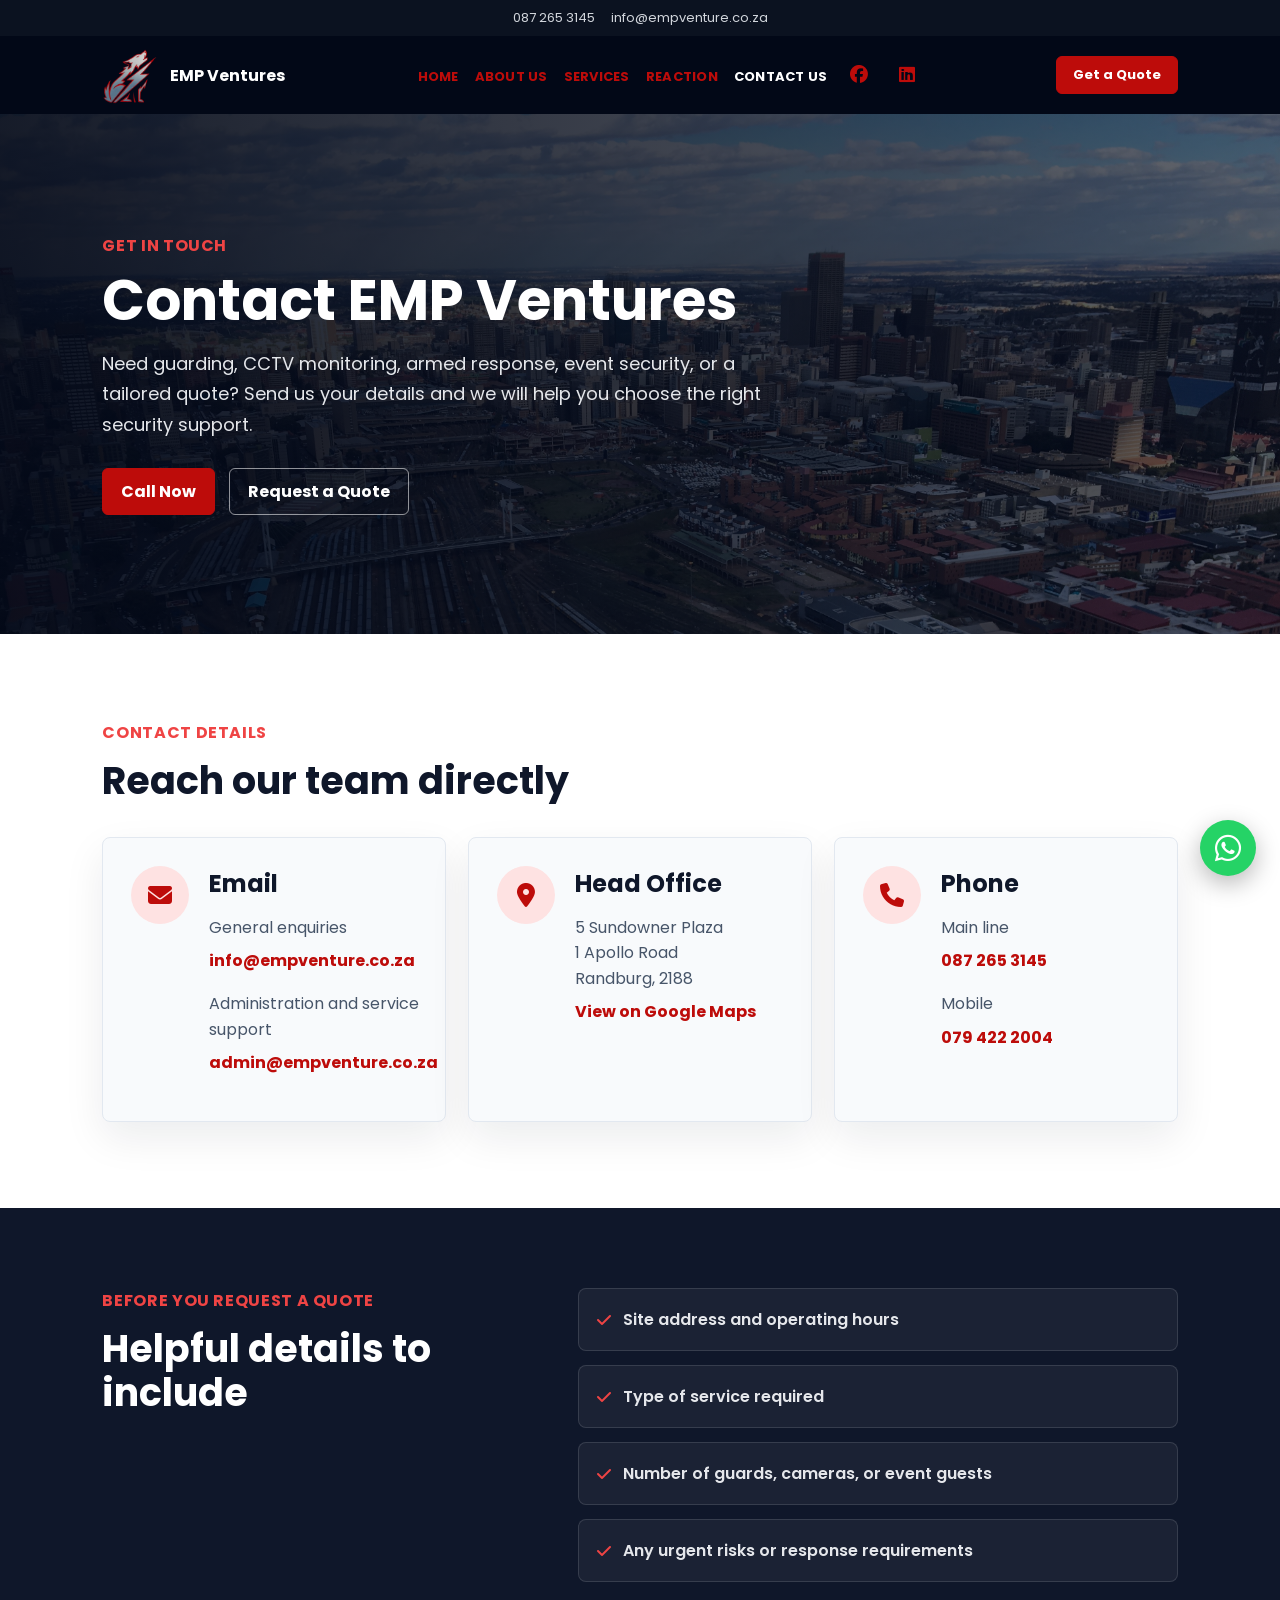
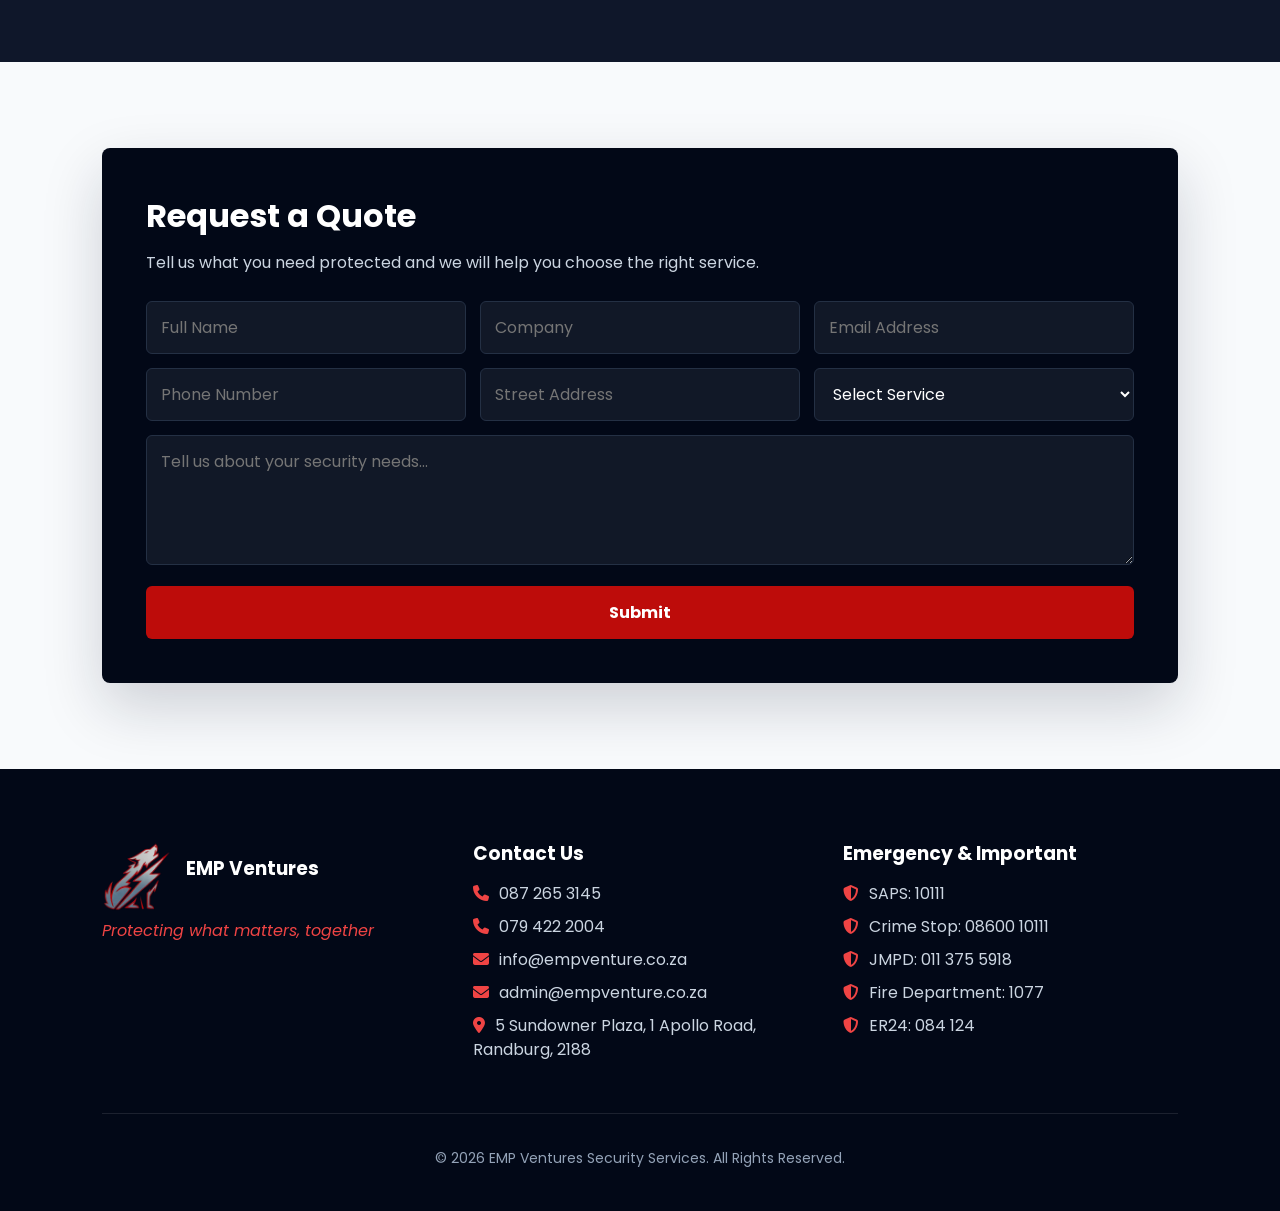
<file: Contact.html>
<!DOCTYPE html>
<html lang="en">
<head>
    <meta charset="UTF-8">
    <meta name="viewport" content="width=device-width, initial-scale=1.0">
    <meta name="description" content="Contact EMP Ventures for professional security services, quotes, guarding, CCTV monitoring, armed response, and event security support.">
    <title>Contact Us | EMP Ventures Security Services</title>
    <link rel="stylesheet" href="contact.css">
    <link rel="stylesheet" href="shared.css">
    <link rel="stylesheet" href="https://cdnjs.cloudflare.com/ajax/libs/font-awesome/6.5.0/css/all.min.css">
    <link href="https://fonts.googleapis.com/css2?family=Poppins:wght@300;400;500;600;700&display=swap" rel="stylesheet">
    <link rel="icon" type="image/x-icon" href="images/favicon.ico">
    <script src="script.js" defer></script>
</head>
<body>
    <!-- top bar -->
    <div class="top-bar">
        <div class="top-left">
            <span>087 265 3145</span>
            <span><a href="mailto:info@empventure.co.za">info@empventure.co.za</a></span>
        </div>
    </div>
    <header class="header">
        <a href="index.html" class="brand">
            <img src="images/emp-logo-transparent.png" alt="EMP Ventures logo" class="logo">
            <span>EMP Ventures</span>
        </a>

        <button class="nav-toggle" id="nav-toggle" type="button" aria-label="Toggle navigation" aria-expanded="false">
            <i class="fa-solid fa-bars"></i>
        </button>
<!-- navbar -->
        <nav class="navbar" id="navbar">
            <ul class="nav-links">
                <li><a href="index.html">HOME</a></li>
                <li><a href="About.html">ABOUT US</a></li>
                <li class="dropdown">
                    <a href="Services.html">SERVICES</a>
                    <ul class="dropdown-menu">
                        <li><a href="Guarding.html">Guarding</a></li>
                        <li><a href="Monitoring.html">CCTV Monitoring</a></li>
                        <li><a href="Events.html">Event Security</a></li>
                        <li><a href="Services.html#specialized">Armed Escorts</a></li>
                        <li><a href="CashTransit.html">Cash in Transit</a></li>
                    </ul>
                </li>
                <li class="dropdown">
                    <a href="Reaction.html">REACTION</a>
                    <ul class="dropdown-menu">
                        <li><a href="rapid.html">Auto Dispatch</a></li>
                        <li><a href="Monitoring.html">Off-site Monitoring</a></li>
                        <li><a href="Reaction.html">Armed Response</a></li>
                        <li><a href="ProactivePatrols.html">Proactive Patrols</a></li>
                    </ul>
                </li>
                <li><a href="Contact.html">CONTACT US</a></li>
                <li><a href="https://www.facebook.com/profile.php?id=61579485742280" class="icon" aria-label="EMP Ventures on Facebook"><i class="fa-brands fa-facebook"></i></a></li>
                <li><a href="https://www.linkedin.com/in/emp-venture-" class="icon" aria-label="EMP Ventures on Facebook"><i class="fa-brands fa-linkedin"></i></a></li>
            </ul>
        </nav>

        <a href="#quote" class="btn header-cta">Get a Quote</a>
    </header>
<!-- hero section -->
    <main>
        <section class="contact-hero">
            <div class="hero-copy">
                <p class="eyebrow">Get in touch</p>
                <h1>Contact EMP Ventures</h1>
                <p>Need guarding, CCTV monitoring, armed response, event security, or a tailored quote? Send us your details and we will help you choose the right security support.</p>
                <div class="hero-actions">
                    <a href="tel:0872653145" class="btn">Call Now</a>
                    <a href="#quote" class="btn outline">Request a Quote</a>
                </div>
            </div>
        </section>

        <section class="contact-details-section">
            <div class="section-heading">
                <p class="eyebrow">Contact details</p>
                <h2>Reach our team directly</h2>
            </div>

            <div class="contact-wrapper">
                <article class="contact-box">
                    <div class="contact-icon"><i class="fa-solid fa-envelope"></i></div>
                    <div class="contact-content">
                        <h3>Email</h3>
                        <p>General enquiries</p>
                        <a href="mailto:info@empventure.co.za">info@empventure.co.za</a>
                        <p>Administration and service support</p>
                        <a href="mailto:admin@empventure.co.za">admin@empventure.co.za</a>
                    </div>
                </article>

                <article class="contact-box">
                    <div class="contact-icon"><i class="fa-solid fa-location-dot"></i></div>
                    <div class="contact-content">
                        <h3>Head Office</h3>
                        <p>5 Sundowner Plaza<br>1 Apollo Road<br>Randburg, 2188</p>
                        <a href="https://www.google.com/maps?q=5+Sundowner+Plaza+Randburg" target="_blank" rel="noopener noreferrer">View on Google Maps</a>
                    </div>
                </article>

                <article class="contact-box">
                    <div class="contact-icon"><i class="fa-solid fa-phone"></i></div>
                    <div class="contact-content">
                        <h3>Phone</h3>
                        <p>Main line</p>
                        <a href="tel:0872653145">087 265 3145</a>
                        <p>Mobile</p>
                        <a href="tel:0794222004">079 422 2004</a>
                    </div>
                </article>
            </div>
        </section>

        <section class="support-band">
            <div>
                <p class="eyebrow">Before you request a quote</p>
                <h2>Helpful details to include</h2>
            </div>
            <div class="support-list">
                <div><i class="fa-solid fa-check"></i><span>Site address and operating hours</span></div>
                <div><i class="fa-solid fa-check"></i><span>Type of service required</span></div>
                <div><i class="fa-solid fa-check"></i><span>Number of guards, cameras, or event guests</span></div>
                <div><i class="fa-solid fa-check"></i><span>Any urgent risks or response requirements</span></div>
            </div>
        </section>
        <!-- qoute section -->
        <section class="quote" id="quote">
            <div class="quote-container">
                <form action="mailto:info@empventure.co.za" method="POST" enctype="text/plain">
                    <h2>Request a Quote</h2>
                    <p>Tell us what you need protected and we will help you choose the right service.</p>

                    <div class="input-group">
                        <input type="text" name="full_name" placeholder="Full Name" required>
                        <input type="text" name="company" placeholder="Company" required>
                        <input type="email" name="email" placeholder="Email Address" required>
                    </div>
                    <div class="input-group">
                        <input type="tel" name="phone" placeholder="Phone Number" required>
                        <input type="text" name="address" placeholder="Street Address" required>
                        <select name="service" required>
                            <option value="">Select Service</option>
                            <option>Guarding Services</option>
                            <option>CCTV Monitoring</option>
                            <option>Armed Response</option>
                            <option>Event Security</option>
                            <option>Armed Escorts</option>
                            <option>Cash in Transit</option>
                            <option>Proactive Patrols</option>
                            <option>Auto Dispatch</option>
                            <option>Off-site Monitoring</option>
                        </select>
                    </div>
                    <textarea name="message" placeholder="Tell us about your security needs..." required></textarea>
                    <button type="submit">Submit</button>
                </form>
            </div>
        </section>
    </main>
<!-- footer -->
    <footer class="footer">
        <div class="footer-container">
            <div class="footer-col">
                <div class="footer-brand">
                    <img src="images/emp-logo-transparent.png" alt="EMP Ventures logo" class="logo">
                    <h3>EMP Ventures</h3>
                </div>
                <p class="slogan">Protecting what matters, together</p>
            </div>
            <div class="footer-col">
                <h3>Contact Us</h3>
                <p><i class="fas fa-phone"></i>087 265 3145</p>
                <p><i class="fas fa-phone"></i>079 422 2004</p>
                <p><i class="fas fa-envelope"></i><a href="mailto:info@empventure.co.za">info@empventure.co.za</a></p>
                <p><i class="fas fa-envelope"></i><a href="mailto:admin@empventure.co.za">admin@empventure.co.za</a></p>
                <p><i class="fas fa-map-marker-alt"></i>5 Sundowner Plaza, 1 Apollo Road, Randburg, 2188</p>
            </div>
            <div class="footer-col">
                <h3>Emergency &amp; Important</h3>
                <p><i class="fas fa-shield-alt"></i>SAPS: 10111</p>
                <p><i class="fas fa-shield-alt"></i>Crime Stop: 08600 10111</p>
                <p><i class="fas fa-shield-alt"></i>JMPD: 011 375 5918</p>
                <p><i class="fas fa-shield-alt"></i>Fire Department: 1077</p>
                <p><i class="fas fa-shield-alt"></i>ER24: 084 124</p>
            </div>
        </div>
        <div class="footer-bottom">
            <p>© 2026 EMP Ventures Security Services. All Rights Reserved.</p>
        </div>
    </footer>

    <a href="https://wa.me/27794222004" class="whatsapp-float" target="_blank" rel="noopener noreferrer" aria-label="Chat on WhatsApp">
        <i class="fa-brands fa-whatsapp"></i>
    </a>
</body>
</html>
</file>
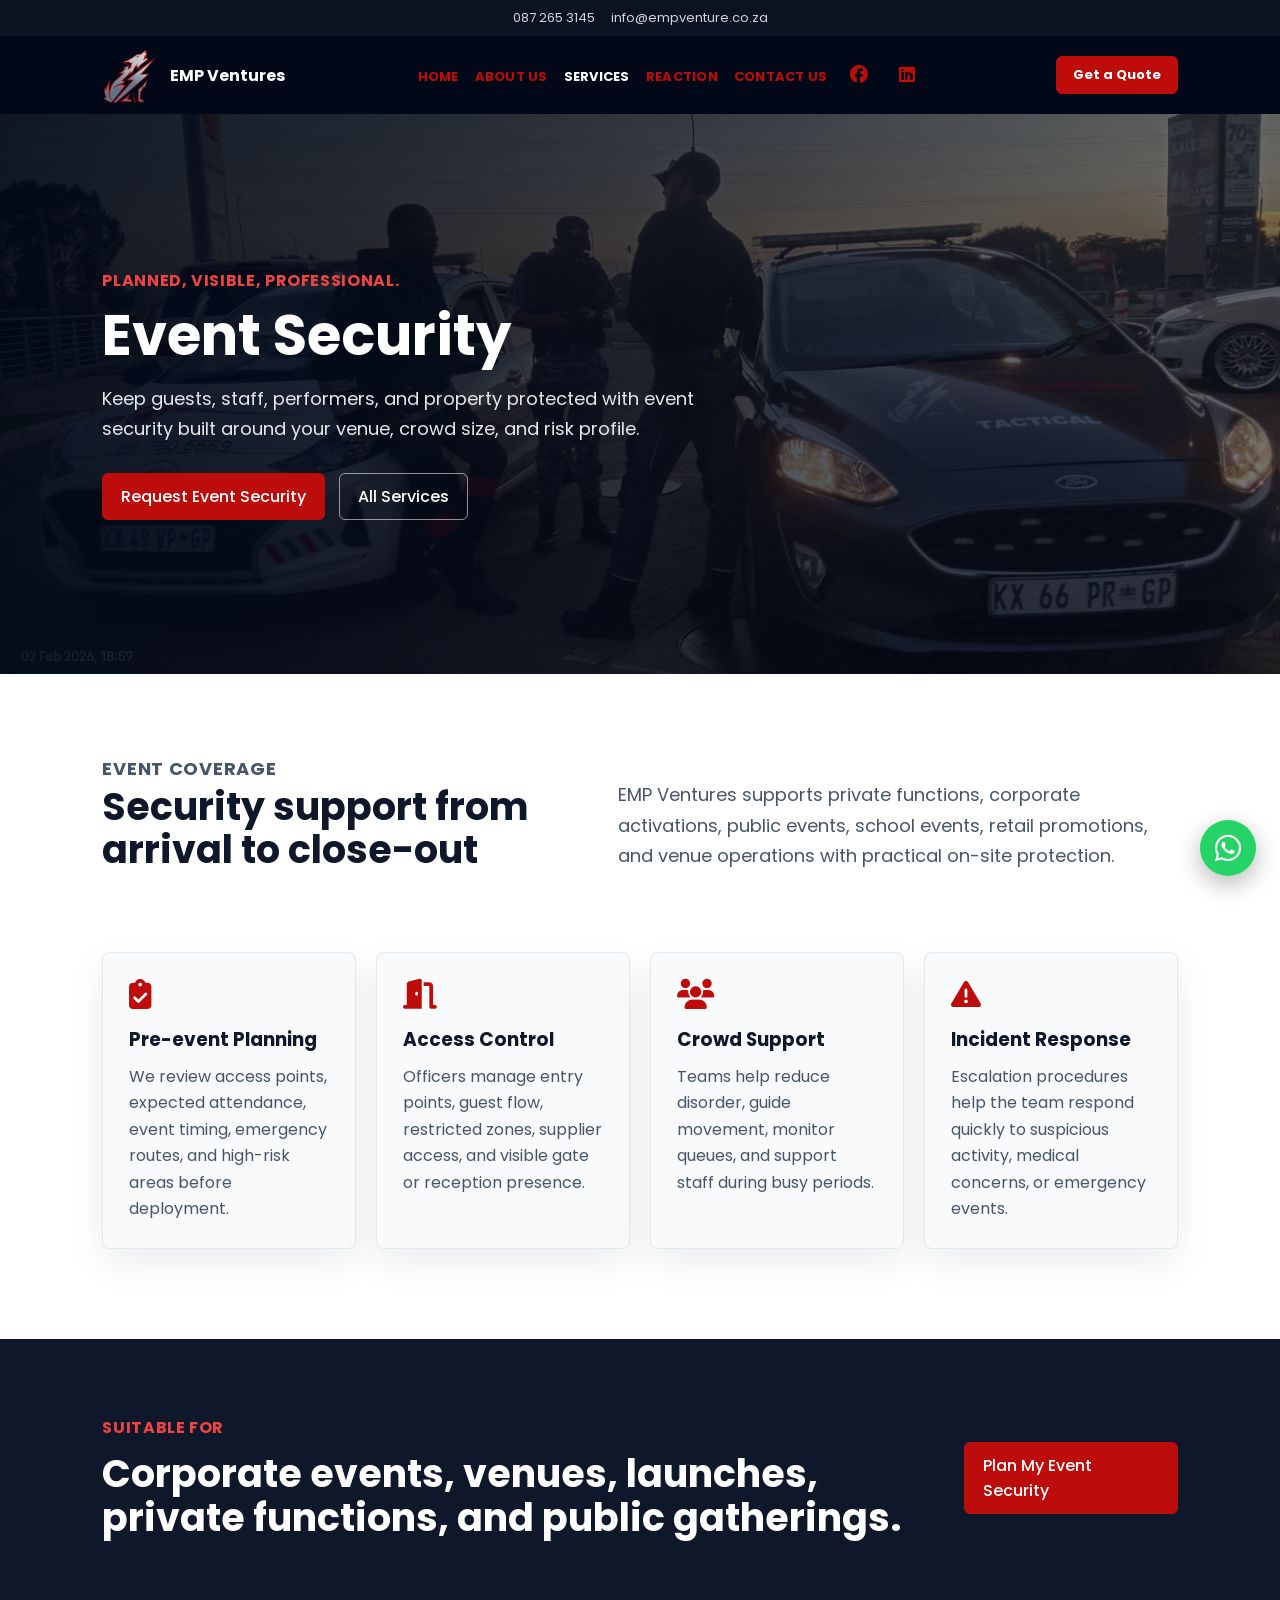
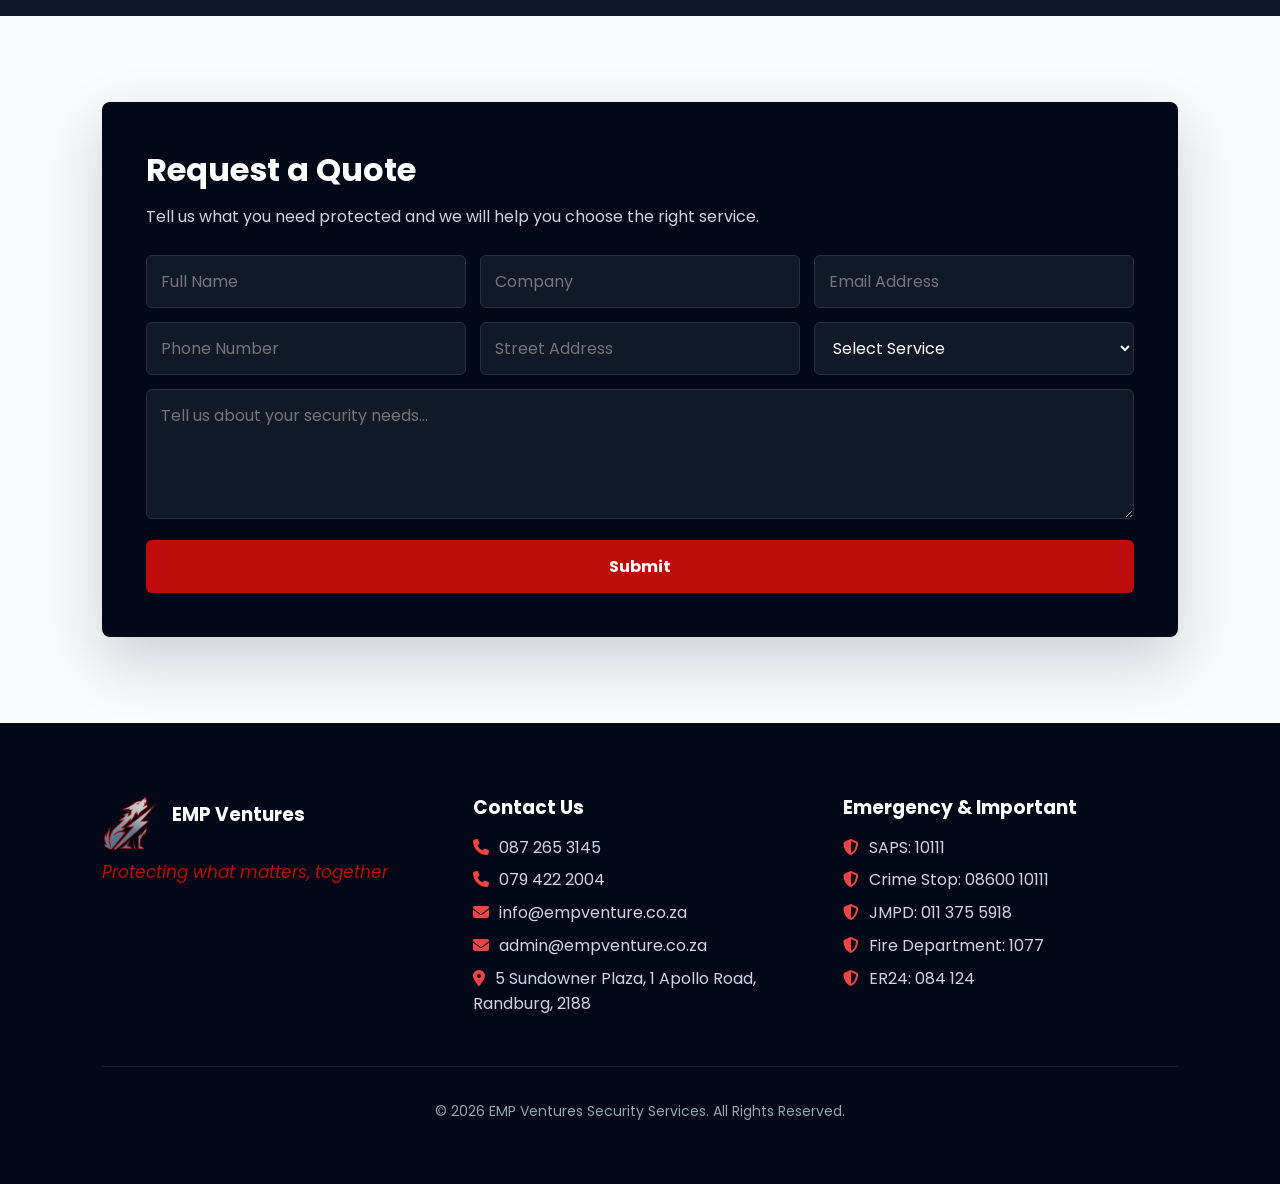
<file: Events.html>
<!DOCTYPE html>
<html lang="en">
<head>
    <meta charset="UTF-8">
    <meta name="viewport" content="width=device-width, initial-scale=1.0">
    <meta name="description" content="EMP Ventures provides event security services for private functions, corporate events, venues, and public gatherings.">
    <title>Event Security | EMP Ventures Security Services</title>
    <link rel="stylesheet" href="styles.css">
    <link rel="stylesheet" href="shared.css">
    <link rel="stylesheet" href="https://cdnjs.cloudflare.com/ajax/libs/font-awesome/6.5.0/css/all.min.css">
    <link href="https://fonts.googleapis.com/css2?family=Poppins:wght@300;400;500;600;700&display=swap" rel="stylesheet">
    <link rel="icon" type="image/x-icon" href="images/favicon.ico">
    <script src="script.js" defer></script>
</head>
<body>
    <!-- top bar -->
    <div class="top-bar">
        <div class="top-left">
            <span>087 265 3145</span>
            <span><a href="mailto:info@empventure.co.za">info@empventure.co.za</a></span>
        </div>
    </div>
    <header class="header">
        <a href="index.html" class="brand">
            <img src="images/emp-logo-transparent.png" alt="EMP Ventures logo" class="logo">
            <span>EMP Ventures</span>
        </a>

        <button class="nav-toggle" id="nav-toggle" type="button" aria-label="Toggle navigation" aria-expanded="false">
            <i class="fa-solid fa-bars"></i>
        </button>
<!-- navbar -->
        <nav class="navbar" id="navbar">
            <ul class="nav-links">
                <li><a href="index.html">HOME</a></li>
                <li><a href="About.html">ABOUT US</a></li>
                <li class="dropdown">
                    <a href="Services.html">SERVICES</a>
                    <ul class="dropdown-menu">
                        <li><a href="Guarding.html">Guarding</a></li>
                        <li><a href="Monitoring.html">CCTV Monitoring</a></li>
                        <li><a href="Events.html">Event Security</a></li>
                        <li><a href="Services.html#specialized">Armed Escorts</a></li>
                        <li><a href="CashTransit.html">Cash in Transit</a></li>
                    </ul>
                </li>
                <li class="dropdown">
                    <a href="Reaction.html">REACTION</a>
                    <ul class="dropdown-menu">
                        <li><a href="rapid.html">Auto Dispatch</a></li>
                        <li><a href="Monitoring.html">Off-site Monitoring</a></li>
                        <li><a href="Reaction.html">Armed Response</a></li>
                        <li><a href="ProactivePatrols.html">Proactive Patrols</a></li>
                    </ul>
                </li>
                <li><a href="Contact.html">CONTACT US</a></li>
                <li><a href="https://www.facebook.com/profile.php?id=61579485742280" class="icon" aria-label="EMP Ventures on Facebook"><i class="fa-brands fa-facebook"></i></a></li>
                <li><a href="https://www.linkedin.com/in/emp-venture-" class="icon" aria-label="EMP Ventures on Facebook"><i class="fa-brands fa-linkedin"></i></a></li>
            </ul>
        </nav>

        <a href="#quote" class="btn header-cta">Get a Quote</a>
    </header>
<!-- hero section -->
    <main>
        <section class="page-hero event-hero">
            <div class="page-hero-content">
                <p class="eyebrow">PLANNED, VISIBLE, PROFESSIONAL.</p>
                <h1>Event Security</h1>
                <p>Keep guests, staff, performers, and property protected with event security built around your venue, crowd size, and risk profile.</p>
                <div class="hero-actions">
                    <a href="#quote" class="btn">Request Event Security</a>
                    <a href="Services.html" class="btn outline">All Services</a>
                </div>
            </div>
        </section>

        <section class="page-intro">
            <div>
                <p class="section-kicker">Event coverage</p>
                <h2>Security support from arrival to close-out</h2>
            </div>
            <p>EMP Ventures supports private functions, corporate activations, public events, school events, retail promotions, and venue operations with practical on-site protection.</p>
        </section>

        <section class="feature-grid-section">
            <div class="feature-grid">
                <article class="feature-card">
                    <i class="fa-solid fa-clipboard-check"></i>
                    <h3>Pre-event Planning</h3>
                    <p>We review access points, expected attendance, event timing, emergency routes, and high-risk areas before deployment.</p>
                </article>
                <article class="feature-card">
                    <i class="fa-solid fa-door-open"></i>
                    <h3>Access Control</h3>
                    <p>Officers manage entry points, guest flow, restricted zones, supplier access, and visible gate or reception presence.</p>
                </article>
                <article class="feature-card">
                    <i class="fa-solid fa-users"></i>
                    <h3>Crowd Support</h3>
                    <p>Teams help reduce disorder, guide movement, monitor queues, and support staff during busy periods.</p>
                </article>
                <article class="feature-card">
                    <i class="fa-solid fa-triangle-exclamation"></i>
                    <h3>Incident Response</h3>
                    <p>Escalation procedures help the team respond quickly to suspicious activity, medical concerns, or emergency events.</p>
                </article>
            </div>
        </section>

        <section class="detail-band">
            <div>
                <p class="section-kicker">Suitable for</p>
                <h2>Corporate events, venues, launches, private functions, and public gatherings.</h2>
            </div>
            <a href="#quote" class="btn">Plan My Event Security</a>
        </section>
        <!-- quote section -->
        <section class="quote" id="quote">
            <div class="quote-container">
                <form action="mailto:info@empventure.co.za" method="POST" enctype="text/plain">
                    <h2>Request a Quote</h2>
                    <p>Tell us what you need protected and we will help you choose the right service.</p>

                    <div class="input-group">
                        <input type="text" name="full_name" placeholder="Full Name" required>
                        <input type="text" name="company" placeholder="Company" required>
                        <input type="email" name="email" placeholder="Email Address" required>
                    </div>
                    <div class="input-group">
                        <input type="tel" name="phone" placeholder="Phone Number" required>
                        <input type="text" name="address" placeholder="Street Address" required>
                        <select name="service" required>
                            <option value="">Select Service</option>
                            <option>Guarding Services</option>
                            <option>CCTV Monitoring</option>
                            <option>Armed Response</option>
                            <option>Event Security</option>
                            <option>Armed Escorts</option>
                            <option>Cash in Transit</option>
                            <option>Proactive Patrols</option>
                            <option>Auto Dispatch</option>
                            <option>Off-site Monitoring</option>
                        </select>
                    </div>
                    <textarea name="message" placeholder="Tell us about your security needs..." required></textarea>
                    <button type="submit">Submit</button>
                </form>
            </div>
        </section>
    </main>
<!-- footer -->
    <footer class="footer">
        <div class="footer-container">
            <div class="footer-col">
                <div class="footer-brand">
                    <img src="images/emp-logo-transparent.png" alt="EMP Ventures logo" class="logo">
                    <h3>EMP Ventures</h3>
                </div>
                <p class="slogan">Protecting what matters, together</p>
            </div>

            <div class="footer-col">
                <h3>Contact Us</h3>
                <p><i class="fas fa-phone"></i>087 265 3145</p>
                <p><i class="fas fa-phone"></i>079 422 2004</p>
                <p><i class="fas fa-envelope"></i><a href="mailto:info@empventure.co.za">info@empventure.co.za</a></p>
                <p><i class="fas fa-envelope"></i><a href="mailto:admin@empventure.co.za">admin@empventure.co.za</a></p>
                <p><i class="fas fa-map-marker-alt"></i>5 Sundowner Plaza, 1 Apollo Road, Randburg, 2188</p>
            </div>

            <div class="footer-col">
                <h3>Emergency &amp; Important</h3>
                <p><i class="fas fa-shield-alt"></i>SAPS: 10111</p>
                <p><i class="fas fa-shield-alt"></i>Crime Stop: 08600 10111</p>
                <p><i class="fas fa-shield-alt"></i>JMPD: 011 375 5918</p>
                <p><i class="fas fa-shield-alt"></i>Fire Department: 1077</p>
                <p><i class="fas fa-shield-alt"></i>ER24: 084 124</p>
            </div>
        </div>

        <div class="footer-bottom">
            <p>© 2026 EMP Ventures Security Services. All Rights Reserved.</p>
        </div>
    </footer>
    <a href="https://wa.me/27794222004" class="whatsapp-float" target="_blank" rel="noopener noreferrer" aria-label="Chat on WhatsApp">
        <i class="fa-brands fa-whatsapp"></i>
    </a>
</body>
</html>
</file>
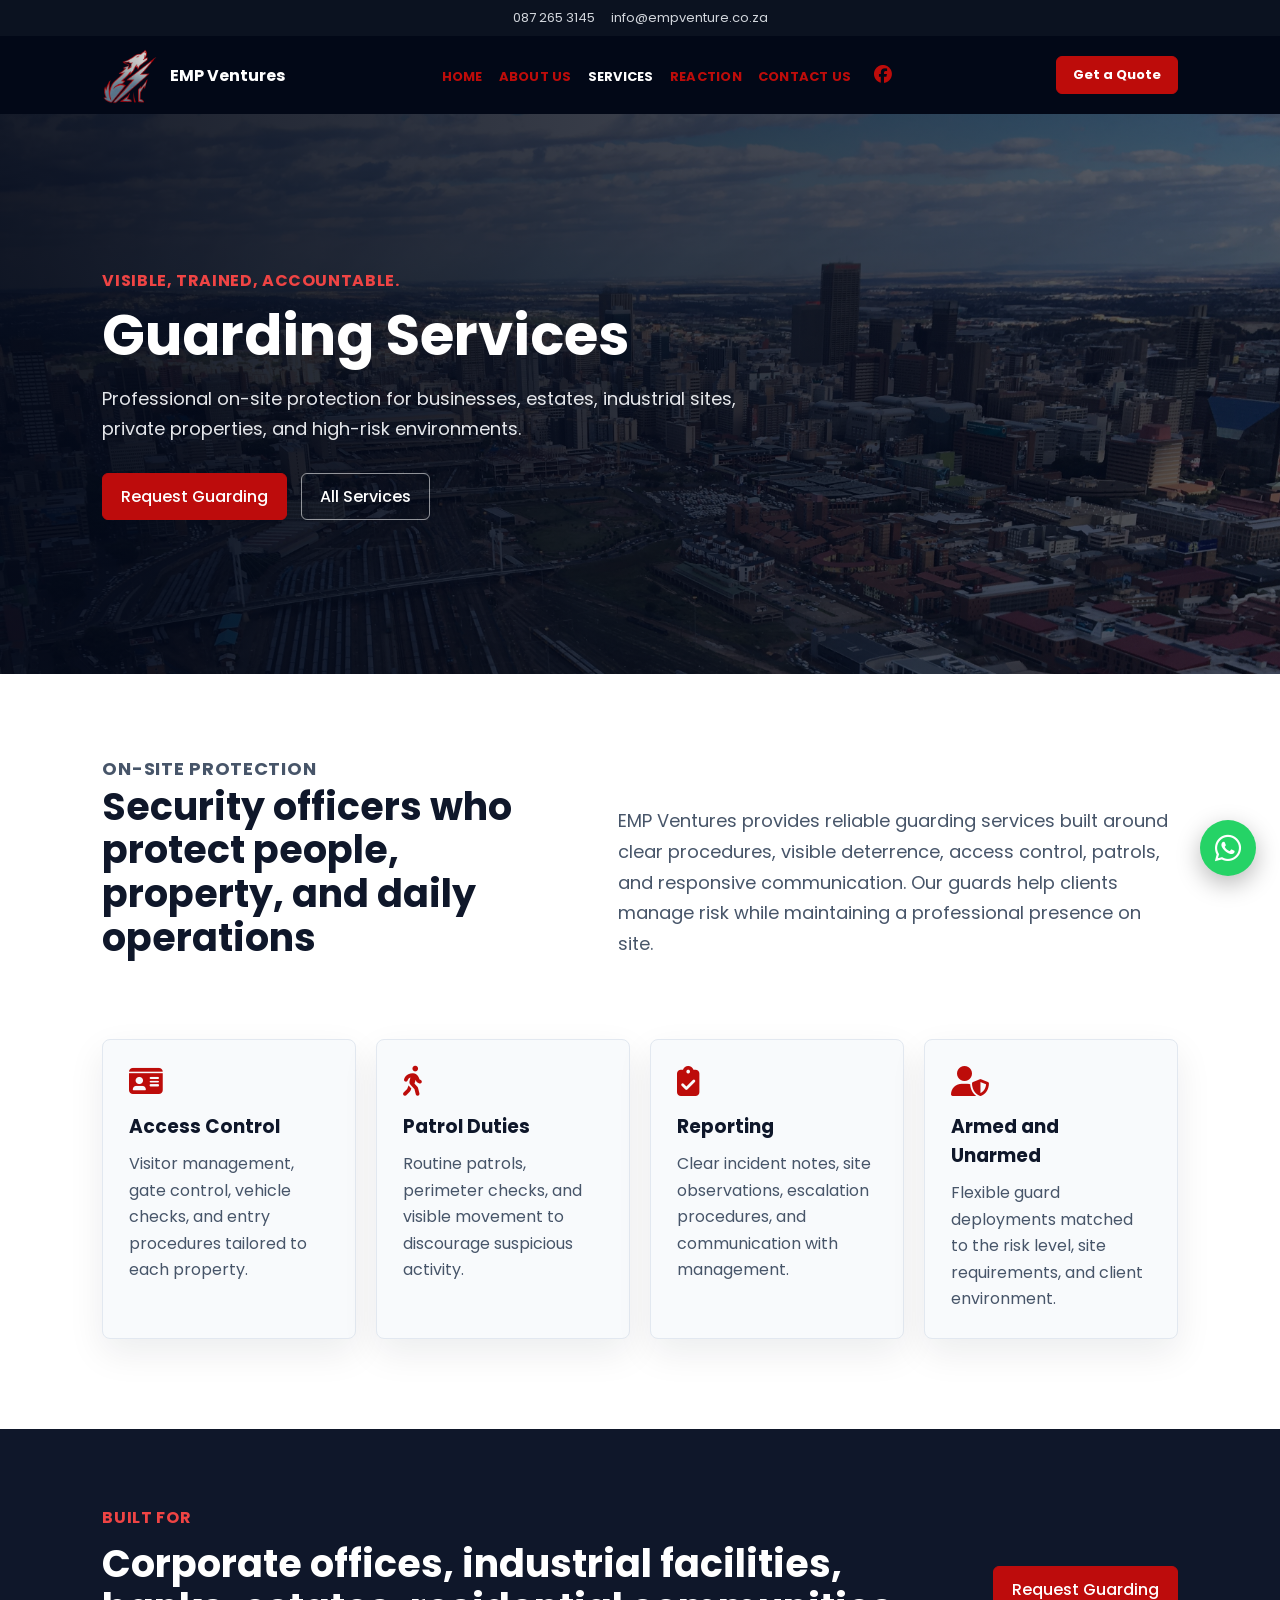
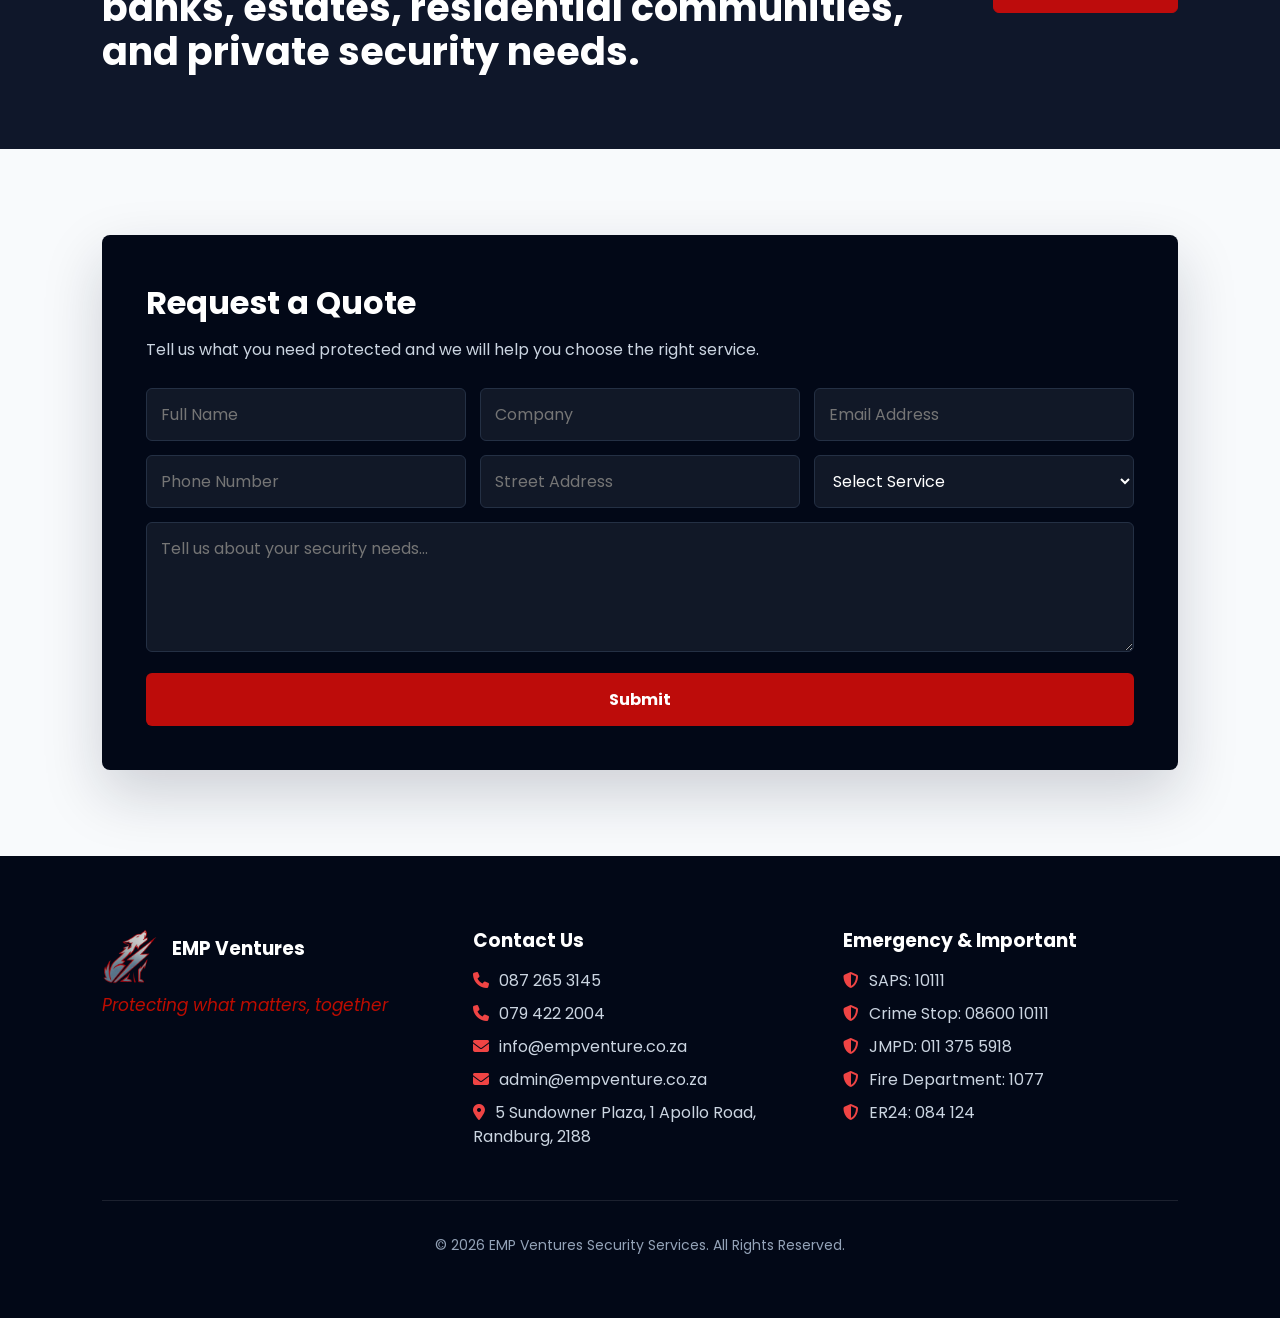
<file: Guarding.html>
<!DOCTYPE html>
<html lang="en">
<head>
    <meta charset="UTF-8">
    <meta name="viewport" content="width=device-width, initial-scale=1.0">
    <meta name="description" content="EMP Ventures provides professional guarding services for residential, commercial, industrial, and private security environments.">
    <title>Guarding Services | EMP Ventures Security Services</title>
    <link rel="stylesheet" href="styles.css">
    <link rel="stylesheet" href="shared.css">
    <link rel="stylesheet" href="https://cdnjs.cloudflare.com/ajax/libs/font-awesome/6.5.0/css/all.min.css">
    <link href="https://fonts.googleapis.com/css2?family=Poppins:wght@300;400;500;600;700&display=swap" rel="stylesheet">
    <link rel="icon" type="image/x-icon" href="images/favicon.ico">
    <script src="script.js" defer></script>
</head>
<body>

<!-- top-bar -->
<div class="top-bar">
    <div class="top-left">
        <span>087 265 3145</span>
        <span><a href="mailto:info@empventure.co.za">info@empventure.co.za</a></span>
    </div>
 </div>
    <header class="header">
        <a href="index.html" class="brand">
            <img src="images/emp-logo-transparent.png" alt="EMP Ventures logo" class="logo">
            <span>EMP Ventures</span>
        </a>

        <button class="nav-toggle" id="nav-toggle" type="button" aria-label="Toggle navigation" aria-expanded="false">
            <i class="fa-solid fa-bars"></i>
        </button>

        <nav class="navbar" id="navbar">
            <ul class="nav-links">
                <li><a href="index.html">HOME</a></li>
                <li><a href="About.html">ABOUT US</a></li>
                <li class="dropdown">
                    <a href="Services.html">SERVICES</a>
                    <ul class="dropdown-menu">
                        <li><a href="Guarding.html">Guarding</a></li>
                        <li><a href="Monitoring.html">CCTV Monitoring</a></li>
                        <li><a href="Events.html">Event Security</a></li>
                        <li><a href="Services.html#specialized">Armed Escorts</a></li>
                        <li><a href="CashTransit.html">Cash in Transit</a></li>
                    </ul>
                </li>
                <li class="dropdown">
                    <a href="Reaction.html">REACTION</a>
                    <ul class="dropdown-menu">
                        <li><a href="rapid.html">Auto Dispatch</a></li>
                        <li><a href="Monitoring.html">Off-site Monitoring</a></li>
                        <li><a href="Reaction.html">Armed Response</a></li>
                        <li><a href="ProactivePatrols.html">Proactive Patrols</a></li>
                    </ul>
                </li>
                <li><a href="Contact.html">CONTACT US</a></li>
                <li><a href="https://www.facebook.com/profile.php?id=61579485742280" class="icon" aria-label="EMP Ventures on Facebook"><i class="fa-brands fa-facebook"></i></a></li>
            </ul>
        </nav>

        <a href="#quote" class="btn header-cta">Get a Quote</a>
    </header>

    <main>
        <section class="page-hero">
            <div class="page-hero-content">
                <p class="eyebrow">VISIBLE, TRAINED, ACCOUNTABLE.</p>
                <h1>Guarding Services</h1>
                <p>Professional on-site protection for businesses, estates, industrial sites, private properties, and high-risk environments.</p>
                <div class="hero-actions">
                    <a href="#quote" class="btn">Request Guarding</a>
                    <a href="Services.html" class="btn outline">All Services</a>
                </div>
            </div>
        </section>

        <section class="page-intro">
            <div>
                <p class="section-kicker">On-site protection</p>
                <h2>Security officers who protect people, property, and daily operations</h2>
            </div>
            <p>EMP Ventures provides reliable guarding services built around clear procedures, visible deterrence, access control, patrols, and responsive communication. Our guards help clients manage risk while maintaining a professional presence on site.</p>
        </section>

        <section class="feature-grid-section">
            <div class="feature-grid">
                <article class="feature-card">
                    <i class="fa-solid fa-id-card"></i>
                    <h3>Access Control</h3>
                    <p>Visitor management, gate control, vehicle checks, and entry procedures tailored to each property.</p>
                </article>
                <article class="feature-card">
                    <i class="fa-solid fa-person-walking"></i>
                    <h3>Patrol Duties</h3>
                    <p>Routine patrols, perimeter checks, and visible movement to discourage suspicious activity.</p>
                </article>
                <article class="feature-card">
                    <i class="fa-solid fa-clipboard-check"></i>
                    <h3>Reporting</h3>
                    <p>Clear incident notes, site observations, escalation procedures, and communication with management.</p>
                </article>
                <article class="feature-card">
                    <i class="fa-solid fa-user-shield"></i>
                    <h3>Armed and Unarmed</h3>
                    <p>Flexible guard deployments matched to the risk level, site requirements, and client environment.</p>
                </article>
            </div>
        </section>

        <section class="detail-band">
            <div>
                <p class="section-kicker">Built for</p>
                <h2>Corporate offices, industrial facilities, banks, estates, residential communities, and private security needs.</h2>
            </div>
            <a href="#quote" class="btn">Request Guarding</a>
        </section>

        <section class="quote" id="quote">
            <div class="quote-container">
                <form action="mailto:info@empventure.co.za" method="POST" enctype="text/plain">
                    <h2>Request a Quote</h2>
                    <p>Tell us what you need protected and we will help you choose the right service.</p>

                    <div class="input-group">
                        <input type="text" name="full_name" placeholder="Full Name" required>
                        <input type="text" name="company" placeholder="Company" required>
                        <input type="email" name="email" placeholder="Email Address" required>
                    </div>
                    <div class="input-group">
                        <input type="tel" name="phone" placeholder="Phone Number" required>
                        <input type="text" name="address" placeholder="Street Address" required>
                        <select name="service" required>
                            <option value="">Select Service</option>
                            <option>Guarding Services</option>
                            <option>CCTV Monitoring</option>
                            <option>Armed Response</option>
                            <option>Event Security</option>
                            <option>Armed Escorts</option>
                            <option>Cash in Transit</option>
                            <option>Proactive Patrols</option>
                            <option>Auto Dispatch</option>
                            <option>Off-site Monitoring</option>
                        </select>
                    </div>
                    <textarea name="message" placeholder="Tell us about your security needs..." required></textarea>
                    <button type="submit">Submit</button>
                </form>
            </div>
        </section>
    </main>

<footer class="footer">
        <div class="footer-container">
            <div class="footer-col">
                <div class="footer-brand">
                    <img src="images/emp-logo-transparent.png" alt="EMP Ventures logo" class="logo">
                    <h3>EMP Ventures</h3>
                </div>
                <p class="slogan">Protecting what matters, together</p>
            </div>

            <div class="footer-col">
                <h3>Contact Us</h3>
                <p><i class="fas fa-phone"></i>087 265 3145</p>
                <p><i class="fas fa-phone"></i>079 422 2004</p>
                <p><i class="fas fa-envelope"></i><a href="mailto:info@empventure.co.za">info@empventure.co.za</a></p>
                <p><i class="fas fa-envelope"></i><a href="mailto:admin@empventure.co.za">admin@empventure.co.za</a></p>
                <p><i class="fas fa-map-marker-alt"></i>5 Sundowner Plaza, 1 Apollo Road, Randburg, 2188</p>
            </div>

            <div class="footer-col">
                <h3>Emergency &amp; Important</h3>
                <p><i class="fas fa-shield-alt"></i>SAPS: 10111</p>
                <p><i class="fas fa-shield-alt"></i>Crime Stop: 08600 10111</p>
                <p><i class="fas fa-shield-alt"></i>JMPD: 011 375 5918</p>
                <p><i class="fas fa-shield-alt"></i>Fire Department: 1077</p>
                <p><i class="fas fa-shield-alt"></i>ER24: 084 124</p>
            </div>
        </div>

        <div class="footer-bottom">
            <p>© 2026 EMP Ventures Security Services. All Rights Reserved.</p>
        </div>
    </footer>




























    <a href="https://wa.me/27794222004" class="whatsapp-float" target="_blank" rel="noopener noreferrer" aria-label="Chat on WhatsApp">
        <i class="fa-brands fa-whatsapp"></i>
    </a>
</body>
</html>
</file>
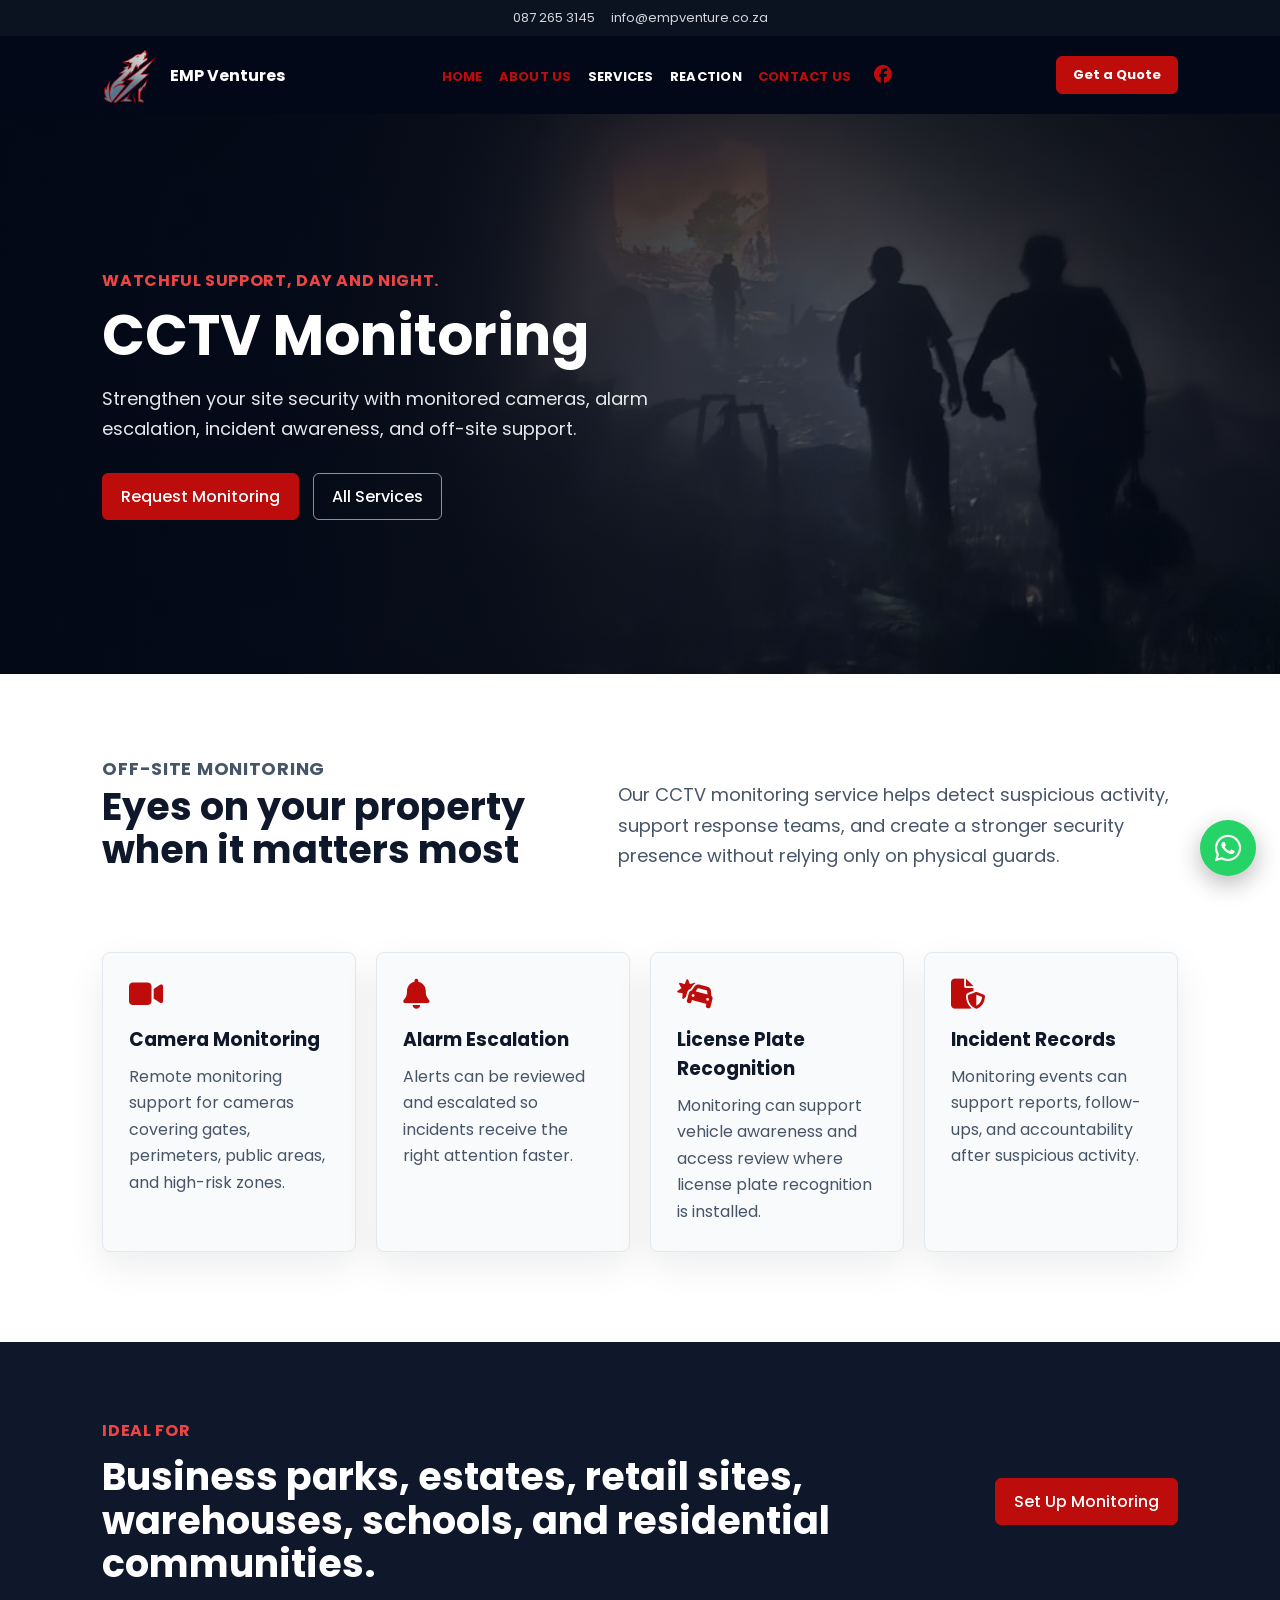
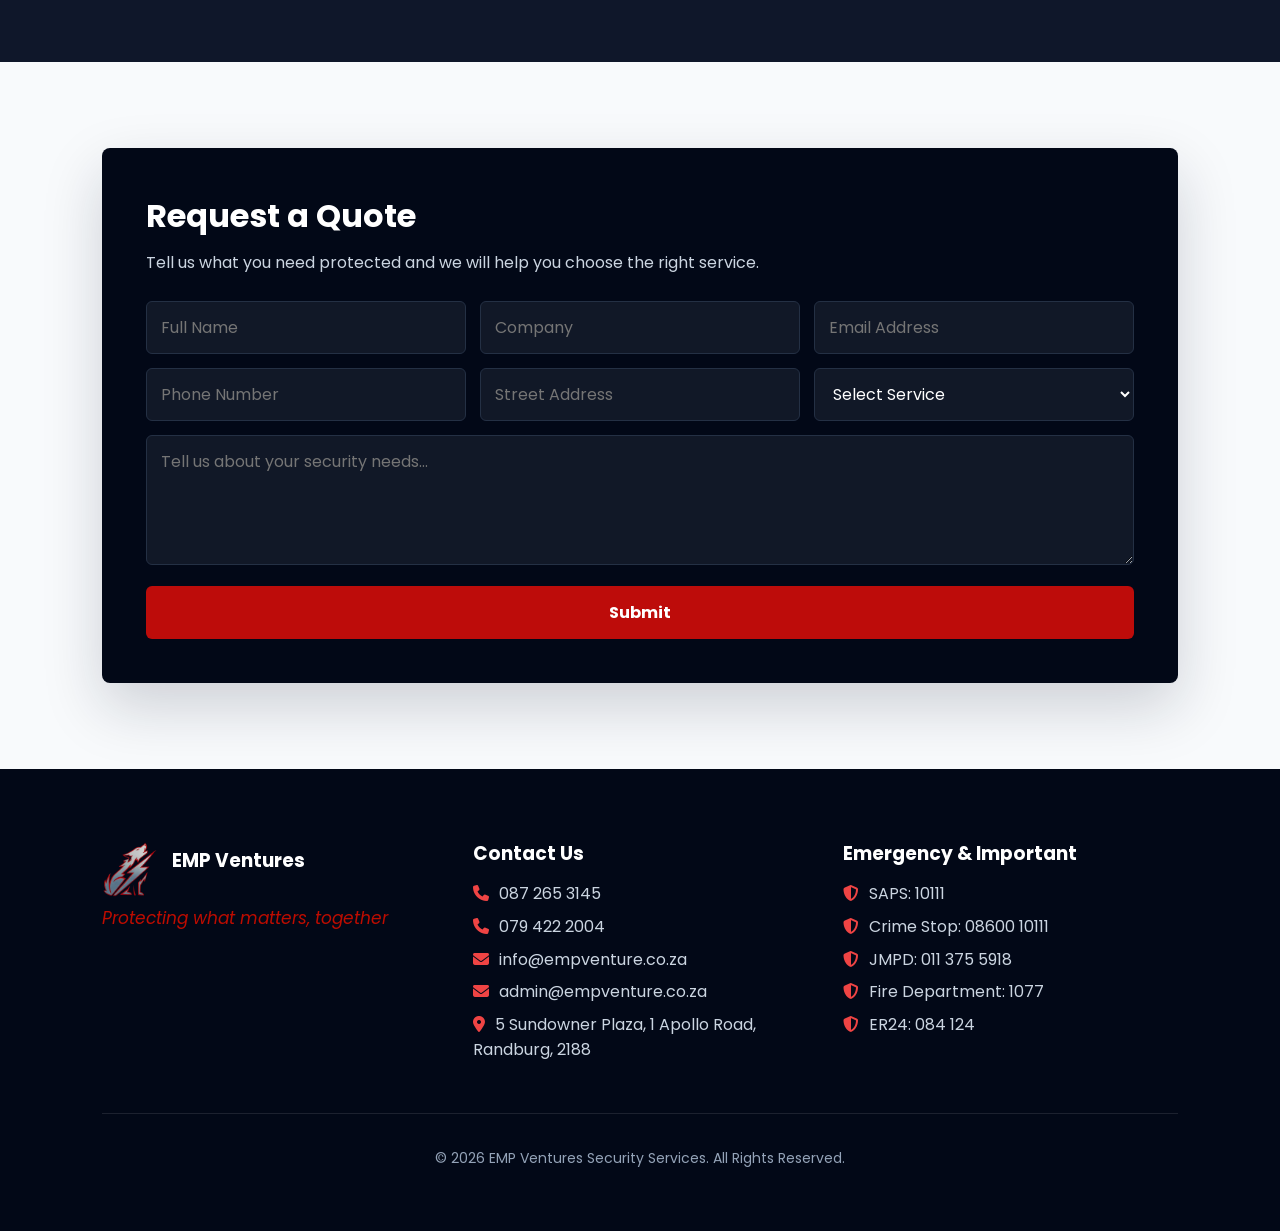
<file: Monitoring.html>
<!DOCTYPE html>
<html lang="en">
<head>
    <meta charset="UTF-8">
    <meta name="viewport" content="width=device-width, initial-scale=1.0">
    <meta name="description" content="EMP Ventures provides CCTV monitoring, alarm monitoring, off-site surveillance, and control room support.">
    <title>CCTV Monitoring | EMP Ventures Security Services</title>
    <link rel="stylesheet" href="styles.css">
    <link rel="stylesheet" href="shared.css">
    <link rel="stylesheet" href="https://cdnjs.cloudflare.com/ajax/libs/font-awesome/6.5.0/css/all.min.css">
    <link href="https://fonts.googleapis.com/css2?family=Poppins:wght@300;400;500;600;700&display=swap" rel="stylesheet">
    <link rel="icon" type="image/x-icon" href="images/favicon.ico">
    <script src="script.js" defer></script>
</head>
<body>
    <div class="top-bar">
        <div class="top-left">
            <span>087 265 3145</span>
            <span><a href="mailto:info@empventure.co.za">info@empventure.co.za</a></span>
        </div>
    </div>
    <header class="header">
        <a href="index.html" class="brand">
            <img src="images/emp-logo-transparent.png" alt="EMP Ventures logo" class="logo">
            <span>EMP Ventures</span>
        </a>

        <button class="nav-toggle" id="nav-toggle" type="button" aria-label="Toggle navigation" aria-expanded="false">
            <i class="fa-solid fa-bars"></i>
        </button>

        <nav class="navbar" id="navbar">
            <ul class="nav-links">
                <li><a href="index.html">HOME</a></li>
                <li><a href="About.html">ABOUT US</a></li>
                <li class="dropdown">
                    <a href="Services.html">SERVICES</a>
                    <ul class="dropdown-menu">
                        <li><a href="Guarding.html">Guarding</a></li>
                        <li><a href="Monitoring.html">CCTV Monitoring</a></li>
                        <li><a href="Events.html">Event Security</a></li>
                        <li><a href="Services.html#specialized">Armed Escorts</a></li>
                        <li><a href="CashTransit.html">Cash in Transit</a></li>
                    </ul>
                </li>
                <li class="dropdown">
                    <a href="Reaction.html">REACTION</a>
                    <ul class="dropdown-menu">
                        <li><a href="rapid.html">Auto Dispatch</a></li>
                        <li><a href="Monitoring.html">Off-site Monitoring</a></li>
                        <li><a href="Reaction.html">Armed Response</a></li>
                        <li><a href="ProactivePatrols.html">Proactive Patrols</a></li>
                    </ul>
                </li>
                <li><a href="Contact.html">CONTACT US</a></li>
                <li><a href="https://www.facebook.com/profile.php?id=61579485742280" class="icon" aria-label="EMP Ventures on Facebook"><i class="fa-brands fa-facebook"></i></a></li>
            </ul>
        </nav>

        <a href="#quote" class="btn header-cta">Get a Quote</a>
    </header>

    <main>
        <section class="page-hero monitoring-hero">
            <div class="page-hero-content">
                <p class="eyebrow">WATCHFUL SUPPORT, DAY AND NIGHT.</p>
                <h1>CCTV Monitoring</h1>
                <p>Strengthen your site security with monitored cameras, alarm escalation, incident awareness, and off-site support.</p>
                <div class="hero-actions">
                    <a href="#quote" class="btn">Request Monitoring</a>
                    <a href="Services.html" class="btn outline">All Services</a>
                </div>
            </div>
        </section>

        <section class="page-intro">
            <div>
                <p class="section-kicker">Off-site monitoring</p>
                <h2>Eyes on your property when it matters most</h2>
            </div>
            <p>Our CCTV monitoring service helps detect suspicious activity, support response teams, and create a stronger security presence without relying only on physical guards.</p>
        </section>

        <section class="feature-grid-section">
            <div class="feature-grid">
                <article class="feature-card">
                    <i class="fa-solid fa-video"></i>
                    <h3>Camera Monitoring</h3>
                    <p>Remote monitoring support for cameras covering gates, perimeters, public areas, and high-risk zones.</p>
                </article>
                <article class="feature-card">
                    <i class="fa-solid fa-bell"></i>
                    <h3>Alarm Escalation</h3>
                    <p>Alerts can be reviewed and escalated so incidents receive the right attention faster.</p>
                </article>
                <article class="feature-card">
                    <i class="fa-solid fa-car-burst"></i>
                    <h3>License Plate Recognition</h3>
                    <p>Monitoring can support vehicle awareness and access review where license plate recognition is installed.</p>
                </article>
                <article class="feature-card">
                    <i class="fa-solid fa-file-shield"></i>
                    <h3>Incident Records</h3>
                    <p>Monitoring events can support reports, follow-ups, and accountability after suspicious activity.</p>
                </article>
            </div>
        </section>

        <section class="detail-band">
            <div>
                <p class="section-kicker">Ideal for</p>
                <h2>Business parks, estates, retail sites, warehouses, schools, and residential communities.</h2>
            </div>
            <a href="#quote" class="btn">Set Up Monitoring</a>
        </section>
        <section class="quote" id="quote">
            <div class="quote-container">
                <form action="mailto:info@empventure.co.za" method="POST" enctype="text/plain">
                    <h2>Request a Quote</h2>
                    <p>Tell us what you need protected and we will help you choose the right service.</p>

                    <div class="input-group">
                        <input type="text" name="full_name" placeholder="Full Name" required>
                        <input type="text" name="company" placeholder="Company" required>
                        <input type="email" name="email" placeholder="Email Address" required>
                    </div>
                    <div class="input-group">
                        <input type="tel" name="phone" placeholder="Phone Number" required>
                        <input type="text" name="address" placeholder="Street Address" required>
                        <select name="service" required>
                            <option value="">Select Service</option>
                            <option>Guarding Services</option>
                            <option>CCTV Monitoring</option>
                            <option>Armed Response</option>
                            <option>Event Security</option>
                            <option>Armed Escorts</option>
                            <option>Cash in Transit</option>
                            <option>Proactive Patrols</option>
                            <option>Auto Dispatch</option>
                            <option>Off-site Monitoring</option>
                        </select>
                    </div>
                    <textarea name="message" placeholder="Tell us about your security needs..." required></textarea>
                    <button type="submit">Submit</button>
                </form>
            </div>
        </section>
    </main>

    <footer class="footer">
        <div class="footer-container">
            <div class="footer-col">
                <div class="footer-brand">
                    <img src="images/emp-logo-transparent.png" alt="EMP Ventures logo" class="logo">
                    <h3>EMP Ventures</h3>
                </div>
                <p class="slogan">Protecting what matters, together</p>
            </div>

            <div class="footer-col">
                <h3>Contact Us</h3>
                <p><i class="fas fa-phone"></i>087 265 3145</p>
                <p><i class="fas fa-phone"></i>079 422 2004</p>
                <p><i class="fas fa-envelope"></i><a href="mailto:info@empventure.co.za">info@empventure.co.za</a></p>
                <p><i class="fas fa-envelope"></i><a href="mailto:admin@empventure.co.za">admin@empventure.co.za</a></p>
                <p><i class="fas fa-map-marker-alt"></i>5 Sundowner Plaza, 1 Apollo Road, Randburg, 2188</p>
            </div>

            <div class="footer-col">
                <h3>Emergency &amp; Important</h3>
                <p><i class="fas fa-shield-alt"></i>SAPS: 10111</p>
                <p><i class="fas fa-shield-alt"></i>Crime Stop: 08600 10111</p>
                <p><i class="fas fa-shield-alt"></i>JMPD: 011 375 5918</p>
                <p><i class="fas fa-shield-alt"></i>Fire Department: 1077</p>
                <p><i class="fas fa-shield-alt"></i>ER24: 084 124</p>
            </div>
        </div>

        <div class="footer-bottom">
            <p>© 2026 EMP Ventures Security Services. All Rights Reserved.</p>
        </div>
    </footer>
    <a href="https://wa.me/27794222004" class="whatsapp-float" target="_blank" rel="noopener noreferrer" aria-label="Chat on WhatsApp">
        <i class="fa-brands fa-whatsapp"></i>
    </a>
</body>
</html>
</file>
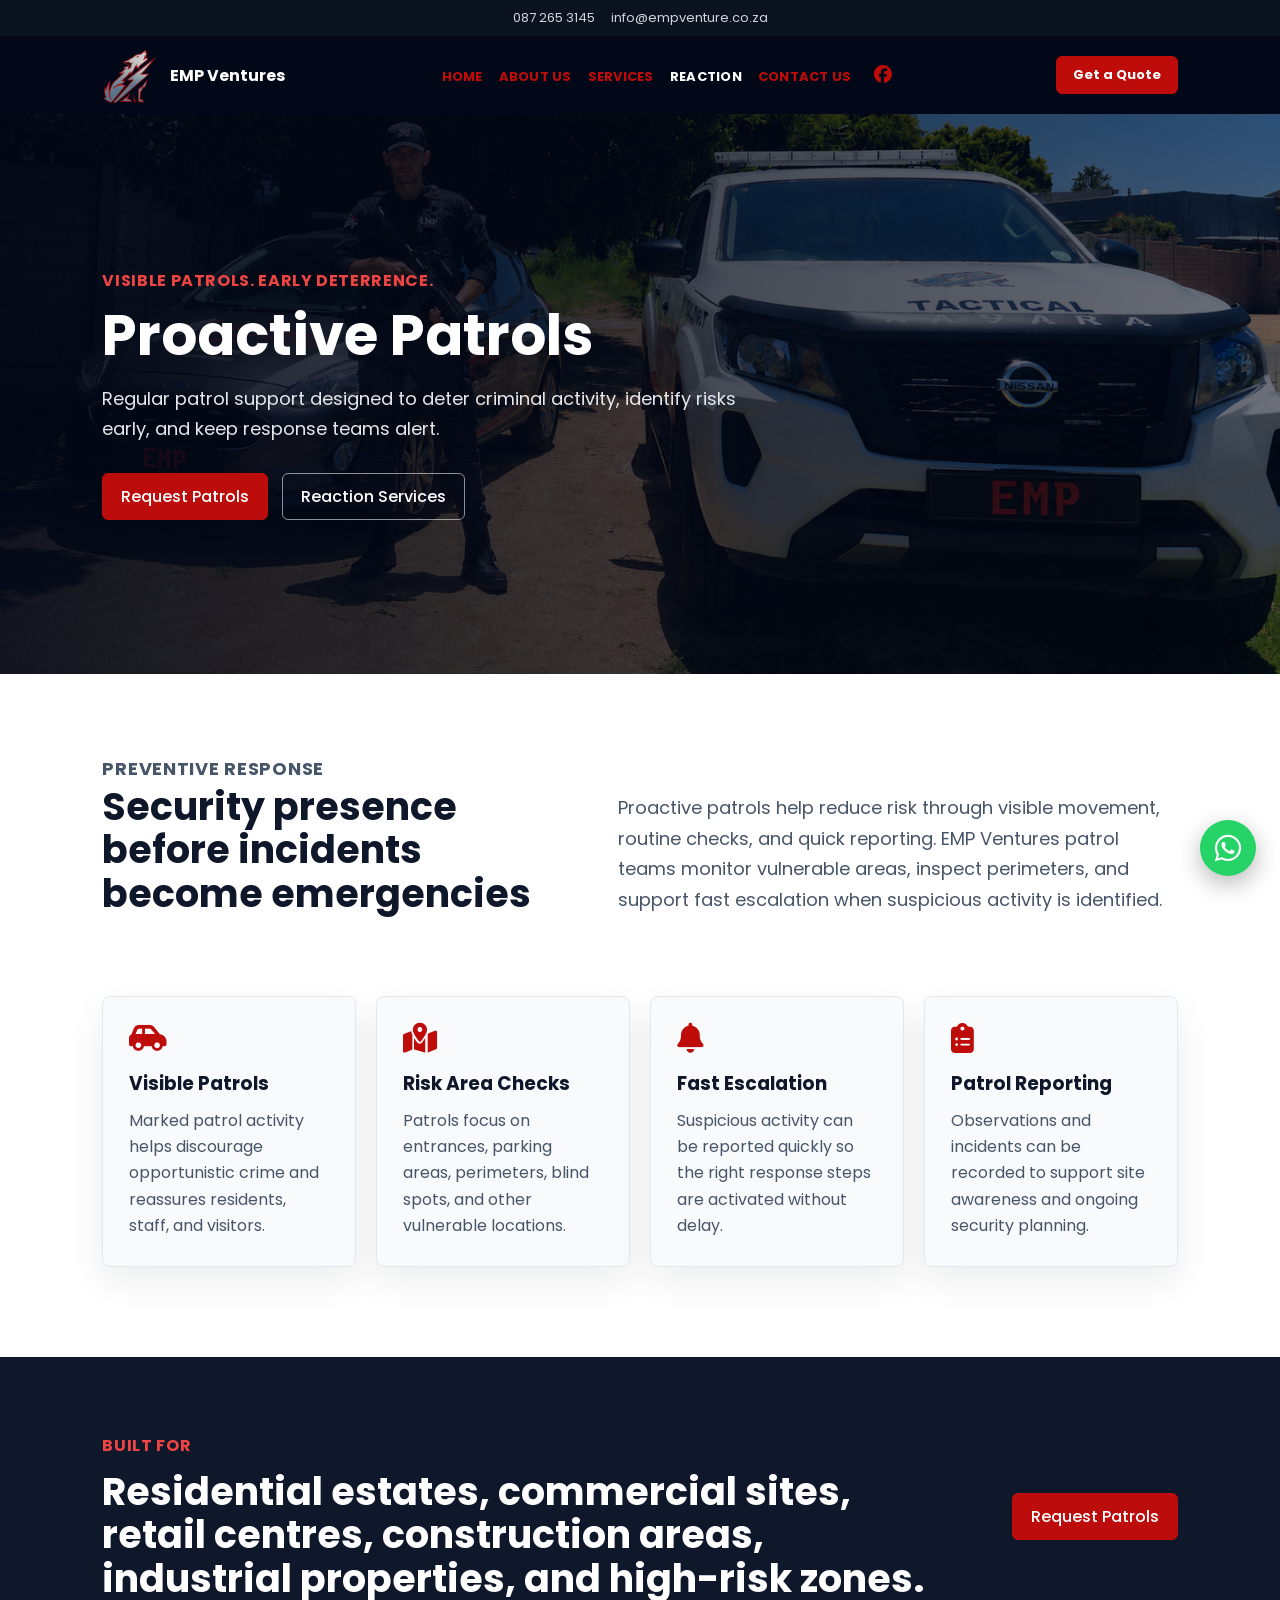
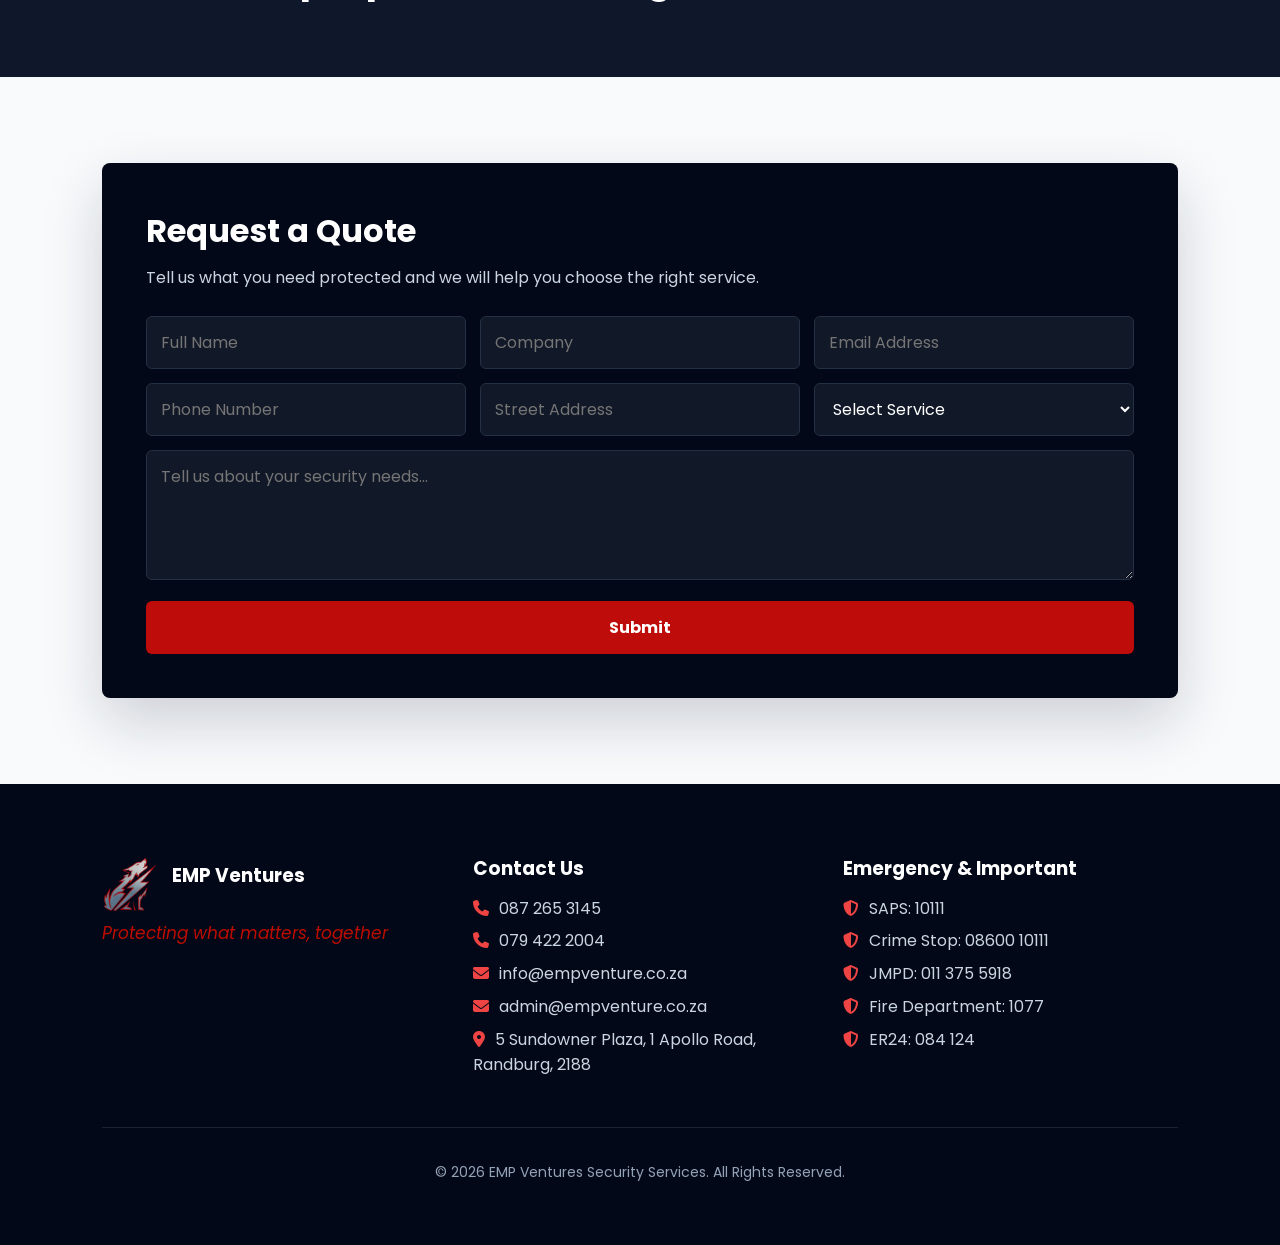
<file: ProactivePatrols.html>
<!DOCTYPE html>
<html lang="en">
<head>
    <meta charset="UTF-8">
    <meta name="viewport" content="width=device-width, initial-scale=1.0">
    <meta name="description" content="EMP Ventures provides proactive patrol services to deter crime, monitor risk areas, and support rapid security response.">
    <title>Proactive Patrols | EMP Ventures Security Services</title>
    <link rel="stylesheet" href="styles.css">
    <link rel="stylesheet" href="shared.css">
    <link rel="stylesheet" href="https://cdnjs.cloudflare.com/ajax/libs/font-awesome/6.5.0/css/all.min.css">
    <link href="https://fonts.googleapis.com/css2?family=Poppins:wght@300;400;500;600;700&display=swap" rel="stylesheet">
    <link rel="icon" type="image/x-icon" href="images/favicon.ico">
    <script src="script.js" defer></script>
</head>
<body>
    <div class="top-bar">
        <div class="top-left">
            <span>087 265 3145</span>
            <span><a href="mailto:info@empventure.co.za">info@empventure.co.za</a></span>
        </div>
    </div>
    <header class="header">
        <a href="index.html" class="brand">
            <img src="images/emp-logo-transparent.png" alt="EMP Ventures logo" class="logo">
            <span>EMP Ventures</span>
        </a>

        <button class="nav-toggle" id="nav-toggle" type="button" aria-label="Toggle navigation" aria-expanded="false">
            <i class="fa-solid fa-bars"></i>
        </button>

        <nav class="navbar" id="navbar">
            <ul class="nav-links">
                <li><a href="index.html">HOME</a></li>
                <li><a href="About.html">ABOUT US</a></li>
                <li class="dropdown">
                    <a href="Services.html">SERVICES</a>
                    <ul class="dropdown-menu">
                        <li><a href="Guarding.html">Guarding</a></li>
                        <li><a href="Monitoring.html">CCTV Monitoring</a></li>
                        <li><a href="Events.html">Event Security</a></li>
                        <li><a href="Services.html#specialized">Armed Escorts</a></li>
                        <li><a href="CashTransit.html">Cash in Transit</a></li>
                    </ul>
                </li>
                <li class="dropdown">
                    <a href="Reaction.html">REACTION</a>
                    <ul class="dropdown-menu">
                        <li><a href="rapid.html">Auto Dispatch</a></li>
                        <li><a href="Monitoring.html">Off-site Monitoring</a></li>
                        <li><a href="Reaction.html">Armed Response</a></li>
                        <li><a href="ProactivePatrols.html">Proactive Patrols</a></li>
                    </ul>
                </li>
                <li><a href="Contact.html">CONTACT US</a></li>
                <li><a href="https://www.facebook.com/profile.php?id=61579485742280" class="icon" aria-label="EMP Ventures on Facebook"><i class="fa-brands fa-facebook"></i></a></li>
            </ul>
        </nav>

        <a href="#quote" class="btn header-cta">Get a Quote</a>
    </header>

    <main>
        <section class="page-hero rapid-hero">
            <div class="page-hero-content">
                <p class="eyebrow">VISIBLE PATROLS. EARLY DETERRENCE.</p>
                <h1>Proactive Patrols</h1>
                <p>Regular patrol support designed to deter criminal activity, identify risks early, and keep response teams alert.</p>
                <div class="hero-actions">
                    <a href="#quote" class="btn">Request Patrols</a>
                    <a href="Reaction.html" class="btn outline">Reaction Services</a>
                </div>
            </div>
        </section>

        <section class="page-intro">
            <div>
                <p class="section-kicker">Preventive response</p>
                <h2>Security presence before incidents become emergencies</h2>
            </div>
            <p>Proactive patrols help reduce risk through visible movement, routine checks, and quick reporting. EMP Ventures patrol teams monitor vulnerable areas, inspect perimeters, and support fast escalation when suspicious activity is identified.</p>
        </section>

        <section class="feature-grid-section">
            <div class="feature-grid">
                <article class="feature-card">
                    <i class="fa-solid fa-car-side"></i>
                    <h3>Visible Patrols</h3>
                    <p>Marked patrol activity helps discourage opportunistic crime and reassures residents, staff, and visitors.</p>
                </article>
                <article class="feature-card">
                    <i class="fa-solid fa-map-location-dot"></i>
                    <h3>Risk Area Checks</h3>
                    <p>Patrols focus on entrances, parking areas, perimeters, blind spots, and other vulnerable locations.</p>
                </article>
                <article class="feature-card">
                    <i class="fa-solid fa-bell"></i>
                    <h3>Fast Escalation</h3>
                    <p>Suspicious activity can be reported quickly so the right response steps are activated without delay.</p>
                </article>
                <article class="feature-card">
                    <i class="fa-solid fa-clipboard-list"></i>
                    <h3>Patrol Reporting</h3>
                    <p>Observations and incidents can be recorded to support site awareness and ongoing security planning.</p>
                </article>
            </div>
        </section>

        <section class="detail-band">
            <div>
                <p class="section-kicker">Built for</p>
                <h2>Residential estates, commercial sites, retail centres, construction areas, industrial properties, and high-risk zones.</h2>
            </div>
            <a href="#quote" class="btn">Request Patrols</a>
        </section>

        <section class="quote" id="quote">
            <div class="quote-container">
                <form action="mailto:info@empventure.co.za" method="POST" enctype="text/plain">
                    <h2>Request a Quote</h2>
                    <p>Tell us what you need protected and we will help you choose the right service.</p>
                    <div class="input-group">
                        <input type="text" name="full_name" placeholder="Full Name" required>
                        <input type="text" name="company" placeholder="Company" required>
                        <input type="email" name="email" placeholder="Email Address" required>
                    </div>
                    <div class="input-group">
                        <input type="tel" name="phone" placeholder="Phone Number" required>
                        <input type="text" name="address" placeholder="Street Address" required>
                        <select name="service" required>
                            <option value="">Select Service</option>
                            <option>Guarding Services</option>
                            <option>CCTV Monitoring</option>
                            <option>Armed Response</option>
                            <option>Event Security</option>
                            <option>Armed Escorts</option>
                            <option>Cash in Transit</option>
                            <option>Proactive Patrols</option>
                            <option>Auto Dispatch</option>
                            <option>Off-site Monitoring</option>
                        </select>
                    </div>
                    <textarea name="message" placeholder="Tell us about your security needs..." required></textarea>
                    <button type="submit">Submit</button>
                </form>
            </div>
        </section>
    </main>

    <footer class="footer">
        <div class="footer-container">
            <div class="footer-col">
                <div class="footer-brand">
                    <img src="images/emp-logo-transparent.png" alt="EMP Ventures logo" class="logo">
                    <h3>EMP Ventures</h3>
                </div>
                <p class="slogan">Protecting what matters, together</p>
            </div>

            <div class="footer-col">
                <h3>Contact Us</h3>
                <p><i class="fas fa-phone"></i>087 265 3145</p>
                <p><i class="fas fa-phone"></i>079 422 2004</p>
                <p><i class="fas fa-envelope"></i><a href="mailto:info@empventure.co.za">info@empventure.co.za</a></p>
                <p><i class="fas fa-envelope"></i><a href="mailto:admin@empventure.co.za">admin@empventure.co.za</a></p>
                <p><i class="fas fa-map-marker-alt"></i>5 Sundowner Plaza, 1 Apollo Road, Randburg, 2188</p>
            </div>

            <div class="footer-col">
                <h3>Emergency &amp; Important</h3>
                <p><i class="fas fa-shield-alt"></i>SAPS: 10111</p>
                <p><i class="fas fa-shield-alt"></i>Crime Stop: 08600 10111</p>
                <p><i class="fas fa-shield-alt"></i>JMPD: 011 375 5918</p>
                <p><i class="fas fa-shield-alt"></i>Fire Department: 1077</p>
                <p><i class="fas fa-shield-alt"></i>ER24: 084 124</p>
            </div>
        </div>

        <div class="footer-bottom">
            <p>© 2026 EMP Ventures Security Services. All Rights Reserved.</p>
        </div>
    </footer>

    <a href="https://wa.me/27794222004" class="whatsapp-float" target="_blank" rel="noopener noreferrer" aria-label="Chat on WhatsApp">
        <i class="fa-brands fa-whatsapp"></i>
    </a>
</body>
</html>
</file>
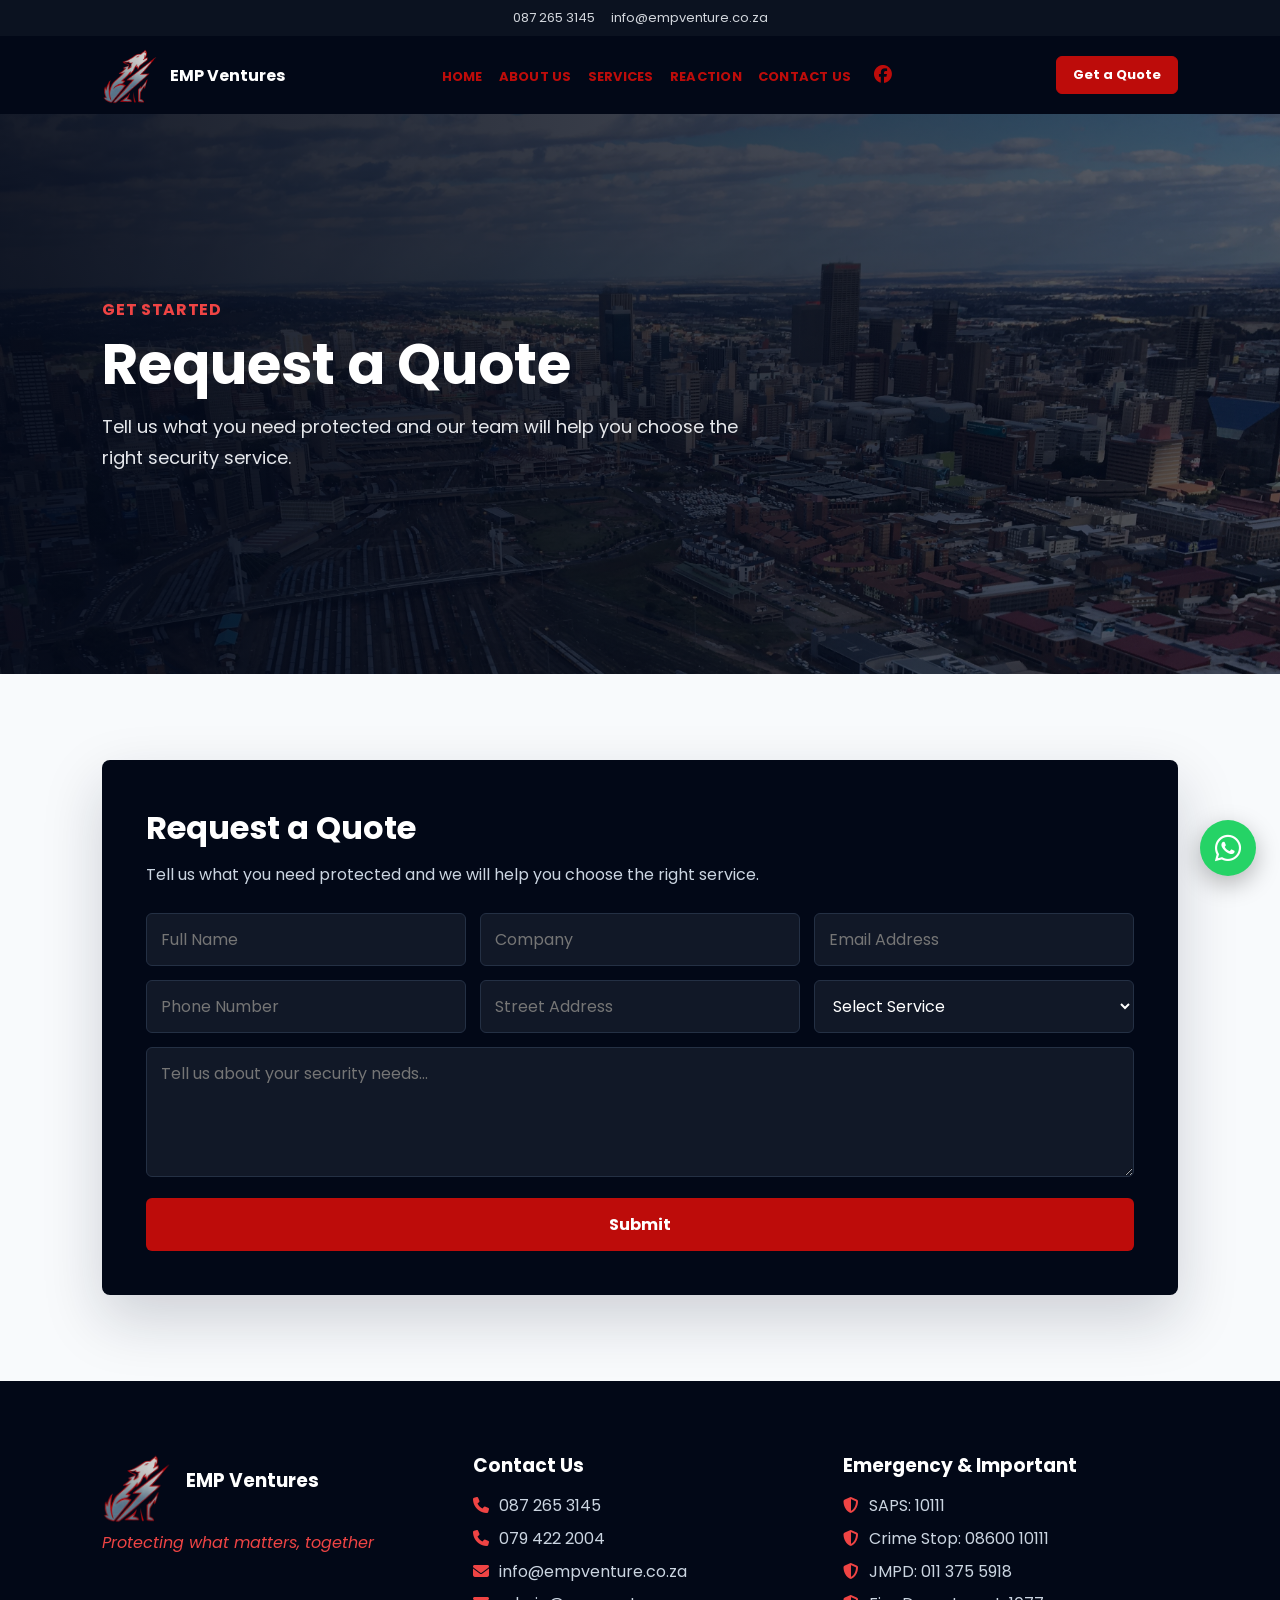
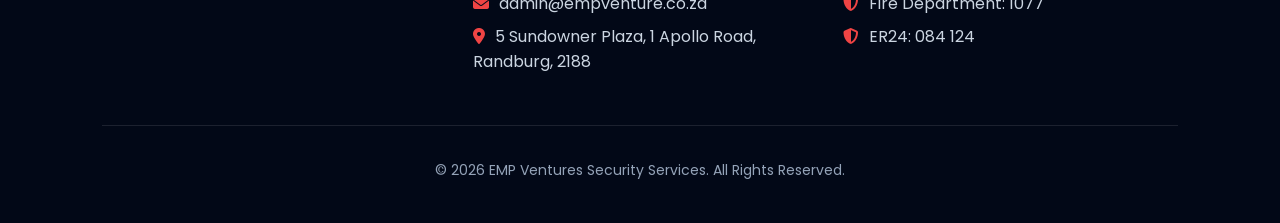
<file: quote.html>
<!DOCTYPE html>
<html lang="en">
<head>
    <meta charset="UTF-8">
    <meta name="viewport" content="width=device-width, initial-scale=1.0">
    <meta name="description" content="Request a quote from EMP Ventures for professional security services.">
    <title>Request a Quote | EMP Ventures Security Services</title>
    <link rel="stylesheet" href="Services.css">
    <link rel="stylesheet" href="shared.css">
    <link rel="stylesheet" href="https://cdnjs.cloudflare.com/ajax/libs/font-awesome/6.5.0/css/all.min.css">
    <link href="https://fonts.googleapis.com/css2?family=Poppins:wght@300;400;500;600;700&display=swap" rel="stylesheet">
    <link rel="icon" type="image/x-icon" href="images/favicon.ico">
    <script src="script.js" defer></script>
</head>
<body>
    <div class="top-bar">
        <div class="top-left">
            <span>087 265 3145</span>
            <span><a href="mailto:info@empventure.co.za">info@empventure.co.za</a></span>
        </div>
    </div>
    <header class="header">
        <a href="index.html" class="brand">
            <img src="images/emp-logo-transparent.png" alt="EMP Ventures logo" class="logo">
            <span>EMP Ventures</span>
        </a>

        <button class="nav-toggle" id="nav-toggle" type="button" aria-label="Toggle navigation" aria-expanded="false">
            <i class="fa-solid fa-bars"></i>
        </button>

        <nav class="navbar" id="navbar">
            <ul class="nav-links">
                <li><a href="index.html">HOME</a></li>
                <li><a href="About.html">ABOUT US</a></li>
                <li class="dropdown">
                    <a href="Services.html">SERVICES</a>
                    <ul class="dropdown-menu">
                        <li><a href="Guarding.html">Guarding</a></li>
                        <li><a href="Monitoring.html">CCTV Monitoring</a></li>
                        <li><a href="Events.html">Event Security</a></li>
                        <li><a href="Services.html#specialized">Armed Escorts</a></li>
                        <li><a href="CashTransit.html">Cash in Transit</a></li>
                    </ul>
                </li>
                <li class="dropdown">
                    <a href="Reaction.html">REACTION</a>
                    <ul class="dropdown-menu">
                        <li><a href="rapid.html">Auto Dispatch</a></li>
                        <li><a href="Monitoring.html">Off-site Monitoring</a></li>
                        <li><a href="Reaction.html">Armed Response</a></li>
                        <li><a href="ProactivePatrols.html">Proactive Patrols</a></li>
                    </ul>
                </li>
                <li><a href="Contact.html">CONTACT US</a></li>
                <li><a href="https://www.facebook.com/profile.php?id=61579485742280" class="icon" aria-label="EMP Ventures on Facebook"><i class="fa-brands fa-facebook"></i></a></li>
            </ul>
        </nav>

        <a href="#quote" class="btn header-cta">Get a Quote</a>
    </header>

    <main>
        <section class="services-hero">
            <div class="hero-copy">
                <p class="eyebrow">Get started</p>
                <h1>Request a Quote</h1>
                <p>Tell us what you need protected and our team will help you choose the right security service.</p>
            </div>
        </section>

        <section class="quote" id="quote">
            <div class="quote-container">
                <form action="mailto:info@empventure.co.za" method="POST" enctype="text/plain">
                    <h2>Request a Quote</h2>
                    <p>Tell us what you need protected and we will help you choose the right service.</p>

                    <div class="input-group">
                        <input type="text" name="full_name" placeholder="Full Name" required>
                        <input type="text" name="company" placeholder="Company" required>
                        <input type="email" name="email" placeholder="Email Address" required>
                    </div>
                    <div class="input-group">
                        <input type="tel" name="phone" placeholder="Phone Number" required>
                        <input type="text" name="address" placeholder="Street Address" required>
                        <select name="service" required>
                            <option value="">Select Service</option>
                            <option>Guarding Services</option>
                            <option>CCTV Monitoring</option>
                            <option>Armed Response</option>
                            <option>Event Security</option>
                            <option>Armed Escorts</option>
                            <option>Cash in Transit</option>
                            <option>Proactive Patrols</option>
                            <option>Auto Dispatch</option>
                            <option>Off-site Monitoring</option>
                        </select>
                    </div>
                    <textarea name="message" placeholder="Tell us about your security needs..." required></textarea>
                    <button type="submit">Submit</button>
                </form>
            </div>
        </section>
    </main>

    <footer class="footer">
        <div class="footer-container">
            <div class="footer-col">
                <div class="footer-brand">
                    <img src="images/emp-logo-transparent.png" alt="EMP Ventures logo" class="logo">
                    <h3>EMP Ventures</h3>
                </div>
                <p class="slogan">Protecting what matters, together</p>
            </div>

            <div class="footer-col">
                <h3>Contact Us</h3>
                <p><i class="fas fa-phone"></i>087 265 3145</p>
                <p><i class="fas fa-phone"></i>079 422 2004</p>
                <p><i class="fas fa-envelope"></i><a href="mailto:info@empventure.co.za">info@empventure.co.za</a></p>
                <p><i class="fas fa-envelope"></i><a href="mailto:admin@empventure.co.za">admin@empventure.co.za</a></p>
                <p><i class="fas fa-map-marker-alt"></i>5 Sundowner Plaza, 1 Apollo Road, Randburg, 2188</p>
            </div>

            <div class="footer-col">
                <h3>Emergency &amp; Important</h3>
                <p><i class="fas fa-shield-alt"></i>SAPS: 10111</p>
                <p><i class="fas fa-shield-alt"></i>Crime Stop: 08600 10111</p>
                <p><i class="fas fa-shield-alt"></i>JMPD: 011 375 5918</p>
                <p><i class="fas fa-shield-alt"></i>Fire Department: 1077</p>
                <p><i class="fas fa-shield-alt"></i>ER24: 084 124</p>
            </div>
        </div>

        <div class="footer-bottom">
            <p>© 2026 EMP Ventures Security Services. All Rights Reserved.</p>
        </div>
    </footer>

    <a href="https://wa.me/27794222004" class="whatsapp-float" target="_blank" rel="noopener noreferrer" aria-label="Chat on WhatsApp">
        <i class="fa-brands fa-whatsapp"></i>
    </a>
</body>
</html>
</file>
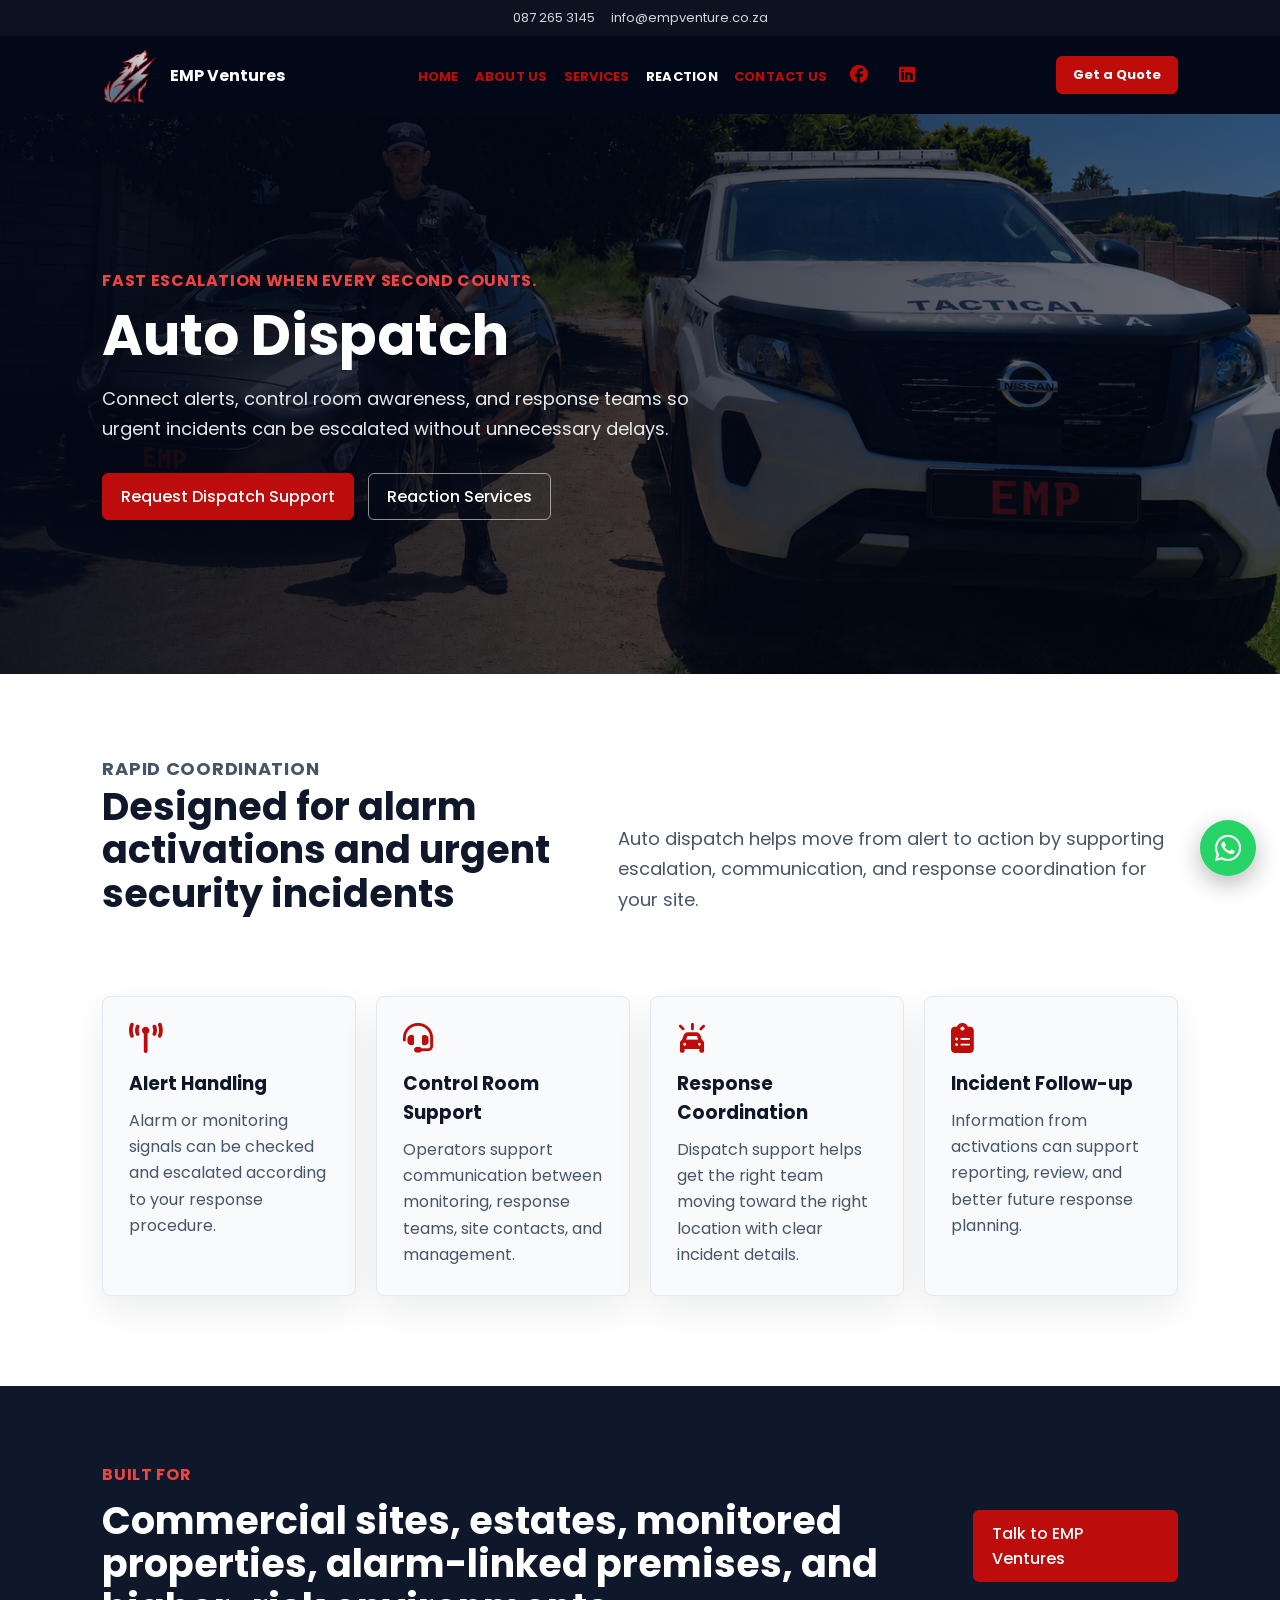
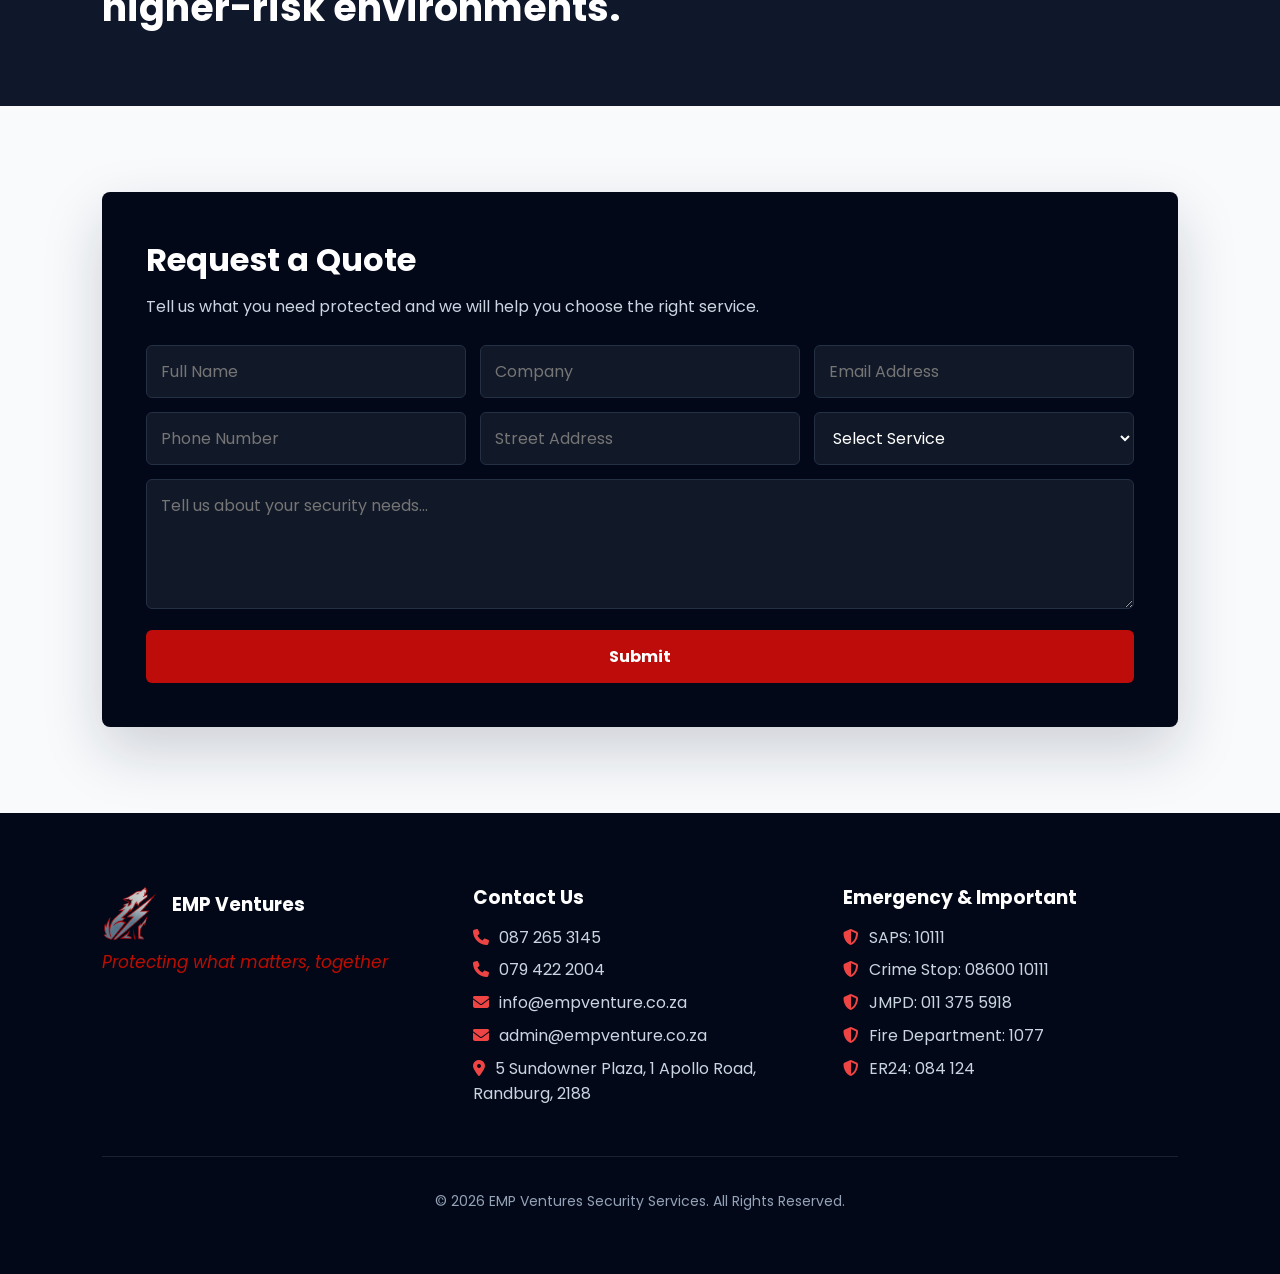
<file: rapid.html>
<!DOCTYPE html>
<html lang="en">
<head>
    <meta charset="UTF-8">
    <meta name="viewport" content="width=device-width, initial-scale=1.0">
    <meta name="description" content="EMP Ventures provides rapid auto dispatch support for alarm activations, armed response, and urgent security incidents.">
    <title>Auto Dispatch | EMP Ventures Security Services</title>
    <link rel="stylesheet" href="styles.css">
    <link rel="stylesheet" href="shared.css">
    <link rel="stylesheet" href="https://cdnjs.cloudflare.com/ajax/libs/font-awesome/6.5.0/css/all.min.css">
    <link href="https://fonts.googleapis.com/css2?family=Poppins:wght@300;400;500;600;700&display=swap" rel="stylesheet">
    <link rel="icon" type="image/x-icon" href="images/favicon.ico">
    <script src="script.js" defer></script>
</head>
<body>
    <!-- top bar -->
    <div class="top-bar">
        <div class="top-left">
            <span>087 265 3145</span>
            <span><a href="mailto:info@empventure.co.za">info@empventure.co.za</a></span>
        </div>
    </div>
    <header class="header">
        <a href="index.html" class="brand">
            <img src="images/emp-logo-transparent.png" alt="EMP Ventures logo" class="logo">
            <span>EMP Ventures</span>
        </a>

        <button class="nav-toggle" id="nav-toggle" type="button" aria-label="Toggle navigation" aria-expanded="false">
            <i class="fa-solid fa-bars"></i>
        </button>

        <nav class="navbar" id="navbar">
            <ul class="nav-links">
                <li><a href="index.html">HOME</a></li>
                <li><a href="About.html">ABOUT US</a></li>
                <li class="dropdown">
                    <a href="Services.html">SERVICES</a>
                    <ul class="dropdown-menu">
                        <li><a href="Guarding.html">Guarding</a></li>
                        <li><a href="Monitoring.html">CCTV Monitoring</a></li>
                        <li><a href="Events.html">Event Security</a></li>
                        <li><a href="Services.html#specialized">Armed Escorts</a></li>
                        <li><a href="CashTransit.html">Cash in Transit</a></li>
                    </ul>
                </li>
                <li class="dropdown">
                    <a href="Reaction.html">REACTION</a>
                    <ul class="dropdown-menu">
                        <li><a href="rapid.html">Auto Dispatch</a></li>
                        <li><a href="Monitoring.html">Off-site Monitoring</a></li>
                        <li><a href="Reaction.html">Armed Response</a></li>
                        <li><a href="ProactivePatrols.html">Proactive Patrols</a></li>
                    </ul>
                </li>
                <li><a href="Contact.html">CONTACT US</a></li>
                <li><a href="https://www.facebook.com/profile.php?id=61579485742280" class="icon" aria-label="EMP Ventures on Facebook"><i class="fa-brands fa-facebook"></i></a></li>
                <li><a href="https://www.linkedin.com/in/emp-venture-" class="icon" aria-label="EMP Ventures on Facebook"><i class="fa-brands fa-linkedin"></i></a></li>
            </ul>
        </nav>

        <a href="#quote" class="btn header-cta">Get a Quote</a>
    </header>
<!-- hero section -->
    <main>
        <section class="page-hero rapid-hero">
            <div class="page-hero-content">
                <p class="eyebrow">FAST ESCALATION WHEN EVERY SECOND COUNTS.</p>
                <h1>Auto Dispatch</h1>
                <p>Connect alerts, control room awareness, and response teams so urgent incidents can be escalated without unnecessary delays.</p>
                <div class="hero-actions">
                    <a href="#quote" class="btn">Request Dispatch Support</a>
                    <a href="Reaction.html" class="btn outline">Reaction Services</a>
                </div>
            </div>
        </section>

        <section class="page-intro">
            <div>
                <p class="section-kicker">Rapid coordination</p>
                <h2>Designed for alarm activations and urgent security incidents</h2>
            </div>
            <p>Auto dispatch helps move from alert to action by supporting escalation, communication, and response coordination for your site.</p>
        </section>

        <section class="feature-grid-section">
            <div class="feature-grid">
                <article class="feature-card">
                    <i class="fa-solid fa-tower-broadcast"></i>
                    <h3>Alert Handling</h3>
                    <p>Alarm or monitoring signals can be checked and escalated according to your response procedure.</p>
                </article>
                <article class="feature-card">
                    <i class="fa-solid fa-headset"></i>
                    <h3>Control Room Support</h3>
                    <p>Operators support communication between monitoring, response teams, site contacts, and management.</p>
                </article>
                <article class="feature-card">
                    <i class="fa-solid fa-car-on"></i>
                    <h3>Response Coordination</h3>
                    <p>Dispatch support helps get the right team moving toward the right location with clear incident details.</p>
                </article>
                <article class="feature-card">
                    <i class="fa-solid fa-clipboard-list"></i>
                    <h3>Incident Follow-up</h3>
                    <p>Information from activations can support reporting, review, and better future response planning.</p>
                </article>
            </div>
        </section>

        <section class="detail-band">
            <div>
                <p class="section-kicker">Built for</p>
                <h2>Commercial sites, estates, monitored properties, alarm-linked premises, and higher-risk environments.</h2>
            </div>
            <a href="#quote" class="btn">Talk to EMP Ventures</a>
        </section>
        <!-- qoute section -->
        <section class="quote" id="quote">
            <div class="quote-container">
                <form action="mailto:info@empventure.co.za" method="POST" enctype="text/plain">
                    <h2>Request a Quote</h2>
                    <p>Tell us what you need protected and we will help you choose the right service.</p>

                    <div class="input-group">
                        <input type="text" name="full_name" placeholder="Full Name" required>
                        <input type="text" name="company" placeholder="Company" required>
                        <input type="email" name="email" placeholder="Email Address" required>
                    </div>
                    <div class="input-group">
                        <input type="tel" name="phone" placeholder="Phone Number" required>
                        <input type="text" name="address" placeholder="Street Address" required>
                        <select name="service" required>
                            <option value="">Select Service</option>
                            <option>Guarding Services</option>
                            <option>CCTV Monitoring</option>
                            <option>Armed Response</option>
                            <option>Event Security</option>
                            <option>Armed Escorts</option>
                            <option>Cash in Transit</option>
                            <option>Proactive Patrols</option>
                            <option>Auto Dispatch</option>
                            <option>Off-site Monitoring</option>
                        </select>
                    </div>
                    <textarea name="message" placeholder="Tell us about your security needs..." required></textarea>
                    <button type="submit">Submit</button>
                </form>
            </div>
        </section>
    </main>
<!-- footer -->
    <footer class="footer">
        <div class="footer-container">
            <div class="footer-col">
                <div class="footer-brand">
                    <img src="images/emp-logo-transparent.png" alt="EMP Ventures logo" class="logo">
                    <h3>EMP Ventures</h3>
                </div>
                <p class="slogan">Protecting what matters, together</p>
            </div>

            <div class="footer-col">
                <h3>Contact Us</h3>
                <p><i class="fas fa-phone"></i>087 265 3145</p>
                <p><i class="fas fa-phone"></i>079 422 2004</p>
                <p><i class="fas fa-envelope"></i><a href="mailto:info@empventure.co.za">info@empventure.co.za</a></p>
                <p><i class="fas fa-envelope"></i><a href="mailto:admin@empventure.co.za">admin@empventure.co.za</a></p>
                <p><i class="fas fa-map-marker-alt"></i>5 Sundowner Plaza, 1 Apollo Road, Randburg, 2188</p>
            </div>

            <div class="footer-col">
                <h3>Emergency &amp; Important</h3>
                <p><i class="fas fa-shield-alt"></i>SAPS: 10111</p>
                <p><i class="fas fa-shield-alt"></i>Crime Stop: 08600 10111</p>
                <p><i class="fas fa-shield-alt"></i>JMPD: 011 375 5918</p>
                <p><i class="fas fa-shield-alt"></i>Fire Department: 1077</p>
                <p><i class="fas fa-shield-alt"></i>ER24: 084 124</p>
            </div>
        </div>

        <div class="footer-bottom">
            <p>© 2026 EMP Ventures Security Services. All Rights Reserved.</p>
        </div>
    </footer>
    <a href="https://wa.me/27794222004" class="whatsapp-float" target="_blank" rel="noopener noreferrer" aria-label="Chat on WhatsApp">
        <i class="fa-brands fa-whatsapp"></i>
    </a>
</body>
</html>
</file>
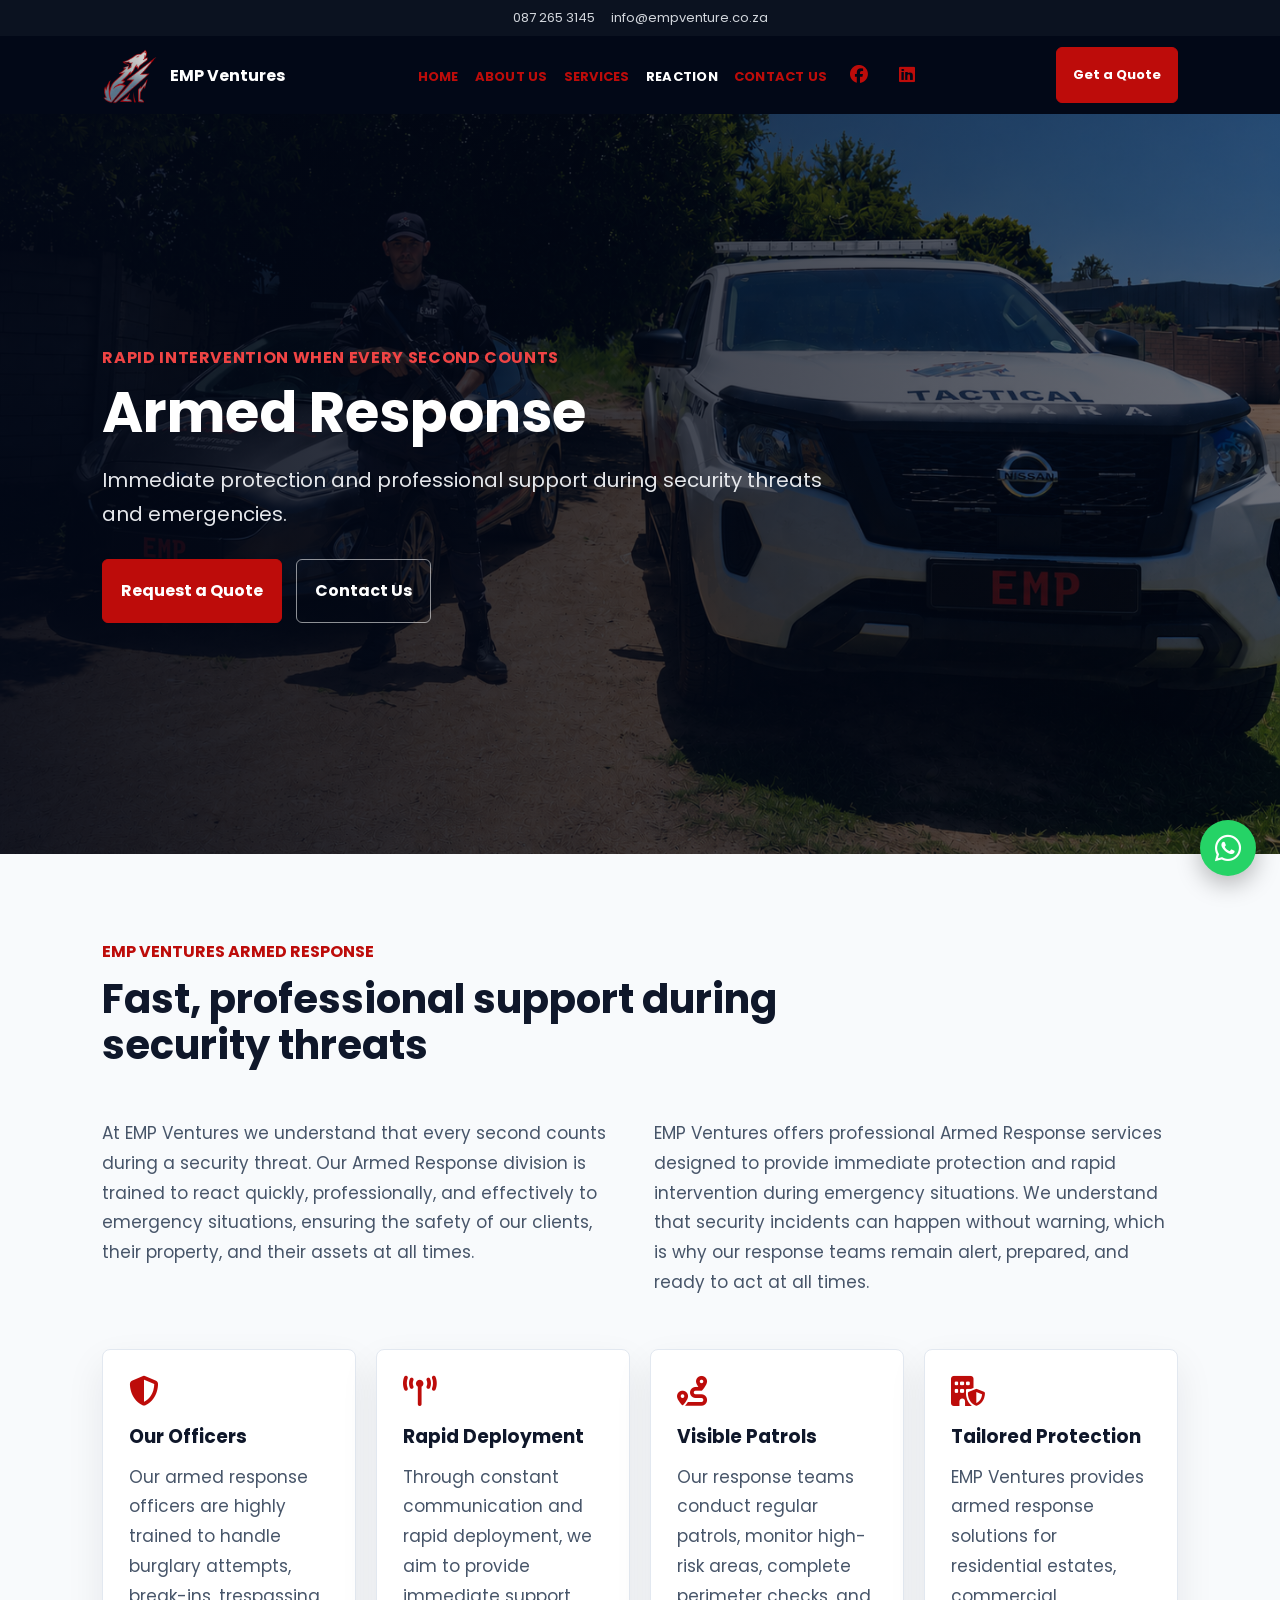
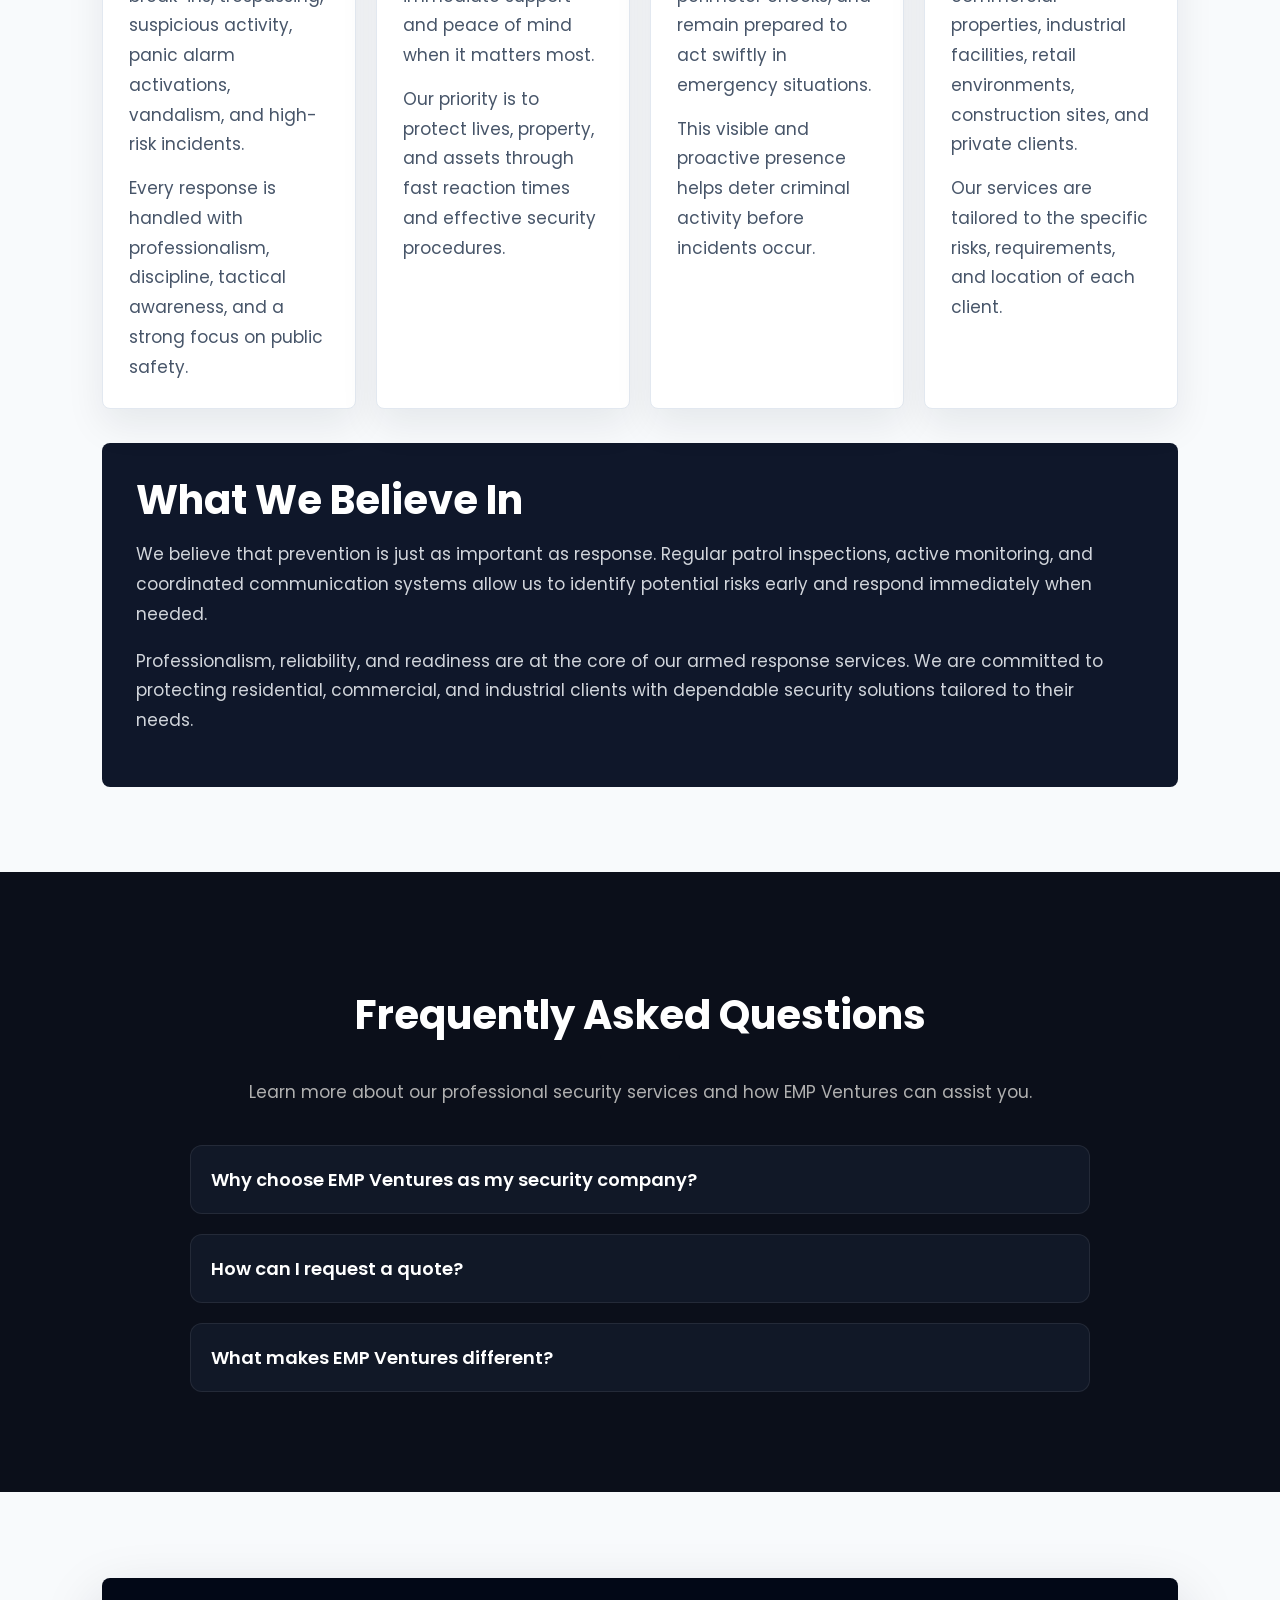
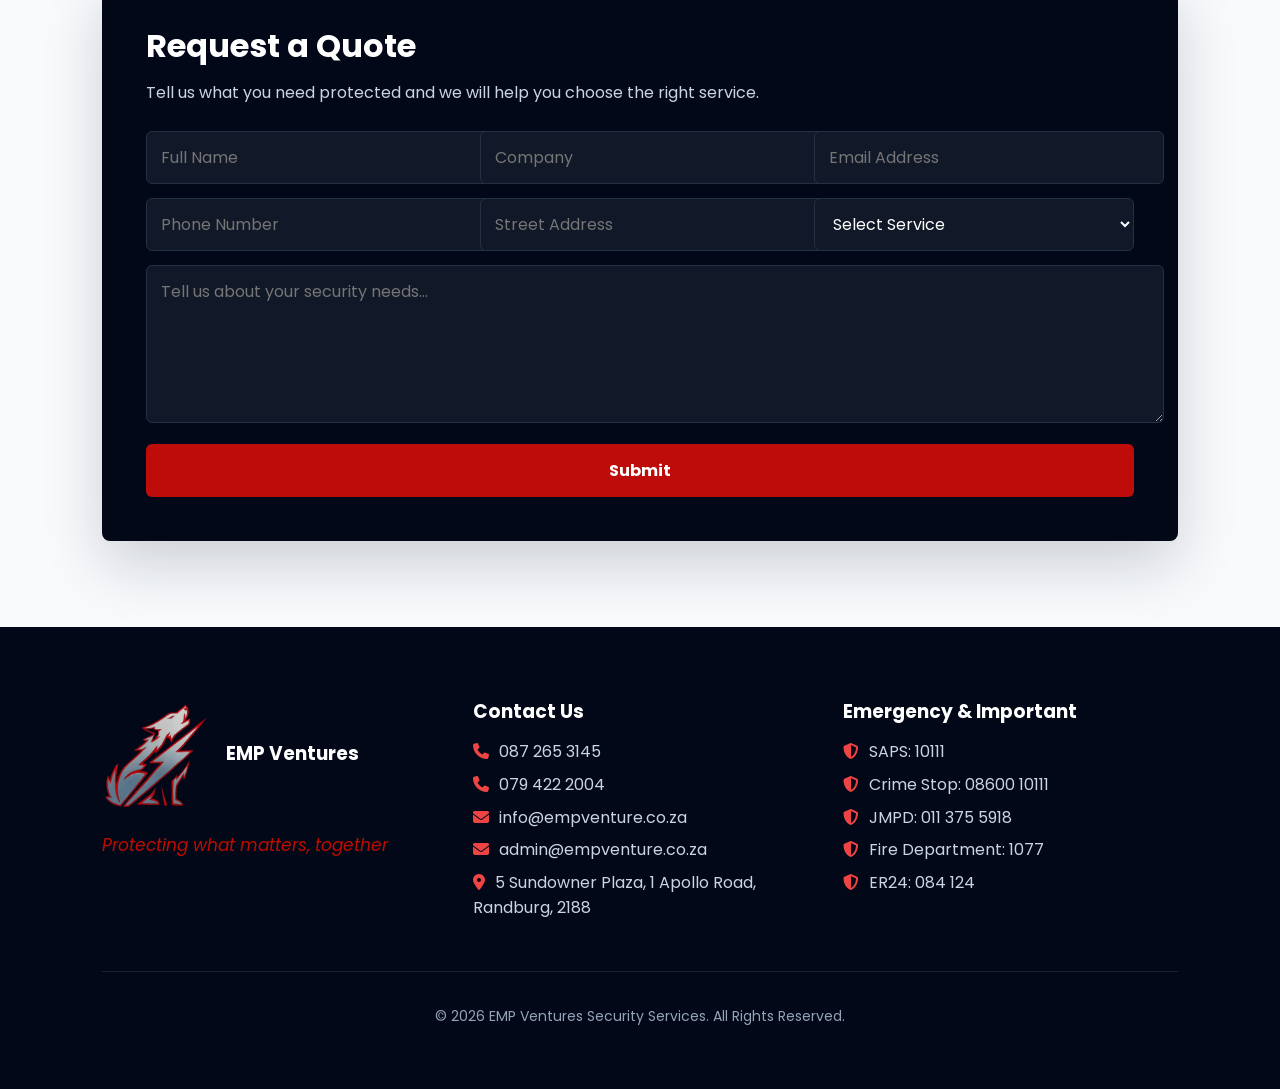
<file: Reaction.html>
<!DOCTYPE html>
<html lang="en">
<head>
    <meta charset="UTF-8">
    <meta name="viewport" content="width=device-width, initial-scale=1.0">
     <meta name="description" content="EMP Ventures provides professional security services, including guarding, CCTV monitoring, armed response, and event security">
    <title>Armed Response | EMP Ventures Security Services</title>
    <link rel="stylesheet" href="reaction.css">
    <link rel="stylesheet" href="shared.css">
    <link rel="stylesheet" href="https://cdnjs.cloudflare.com/ajax/libs/font-awesome/6.5.0/css/all.min.css">
    <link href="https://fonts.googleapis.com/css2?family=Poppins:wght@300;400;500;600;700&display=swap" rel="stylesheet">
    <link rel="icon" type="image/x-icon" href="images/favicon.ico">
    <script src="script.js" defer></script>
</head>
<body>

<!-- top-bar -->
 <div class="top-bar">
    <div class="top-left">
        <span>087 265 3145</span>
        <span><a href="mailto:info@empventure.co.za">info@empventure.co.za</a></span>
    </div>
 </div>
    <header class="header">
        <a href="index.html" class="brand">
            <img src="images/emp-logo-transparent.png" alt="EMP Ventures logo" class="logo">
            <span>EMP Ventures</span>
        </a>

        <button class="nav-toggle" id="nav-toggle" type="button" aria-label="Toggle navigation" aria-expanded="false">
            <i class="fa-solid fa-bars"></i>
        </button>
<!-- navbar -->
        <nav class="navbar" id="navbar">
            <ul class="nav-links">
                <li><a href="index.html">HOME</a></li>
                <li><a href="About.html">ABOUT US</a></li>
                <li class="dropdown">
                    <a href="Services.html">SERVICES</a>
                    <ul class="dropdown-menu">
                        <li><a href="Guarding.html">Guarding</a></li>
                        <li><a href="Monitoring.html">CCTV Monitoring</a></li>
                        <li><a href="Events.html">Event Security</a></li>
                        <li><a href="Services.html#specialized">Armed Escorts</a></li>
                        <li><a href="CashTransit.html">Cash in Transit</a></li>
                    </ul>
                </li>
                <li class="dropdown">
                    <a href="Reaction.html">REACTION</a>
                    <ul class="dropdown-menu">
                        <li><a href="rapid.html">Auto Dispatch</a></li>
                        <li><a href="Monitoring.html">Off-site Monitoring</a></li>
                        <li><a href="Reaction.html">Armed Response</a></li>
                        <li><a href="ProactivePatrols.html">Proactive Patrols</a></li>
                    </ul>
                </li>
                <li><a href="Contact.html">CONTACT US</a></li>
                <li><a href="https://www.facebook.com/profile.php?id=61579485742280" class="icon" aria-label="EMP Ventures on Facebook"><i class="fa-brands fa-facebook"></i></a></li>
                <li><a href="https://www.linkedin.com/in/emp-venture-" class="icon" aria-label="EMP Ventures on Facebook"><i class="fa-brands fa-linkedin"></i></a></li>
            </ul>
        </nav>

        <a href="#quote" class="btn header-cta">Get a Quote</a>
    </header>

<!-- hero section -->
           <main>
            <section class="reaction-hero">
                <div class="hero-copy">
                    <p class="eyebrow">Rapid intervention when every second counts</p>
                    <h1>Armed Response</h1>
                    <p>Immediate protection and professional support during security threats and emergencies.</p>
                    <div class="hero-actions">
                        <a href="#quote" class="btn">Request a Quote</a>
                        <a href="Contact.html" class="btn outline">Contact Us</a>
                    </div>
                </div>
            </section>

            <section class="armed-response-section">
                <div class="section-heading">
                    <p class="eyebrow">EMP Ventures Armed Response</p>
                    <h2>Fast, professional support during security threats</h2>
                </div>

                <div class="response-intro">
                    <p>At EMP Ventures we understand that every second counts during a security threat. Our Armed Response division is trained to react quickly, professionally, and effectively to emergency situations, ensuring the safety of our clients, their property, and their assets at all times.</p>
                    <p>EMP Ventures offers professional Armed Response services designed to provide immediate protection and rapid intervention during emergency situations. We understand that security incidents can happen without warning, which is why our response teams remain alert, prepared, and ready to act at all times.</p>
                </div>

                <div class="response-grid">
                    <article class="response-card">
                        <i class="fa-solid fa-shield-halved"></i>
                        <h3>Our Officers</h3>
                        <p>Our armed response officers are highly trained to handle burglary attempts, break-ins, trespassing, suspicious activity, panic alarm activations, vandalism, and high-risk incidents.</p>
                        <p>Every response is handled with professionalism, discipline, tactical awareness, and a strong focus on public safety.</p>
                    </article>

                    <article class="response-card">
                        <i class="fa-solid fa-tower-broadcast"></i>
                        <h3>Rapid Deployment</h3>
                        <p>Through constant communication and rapid deployment, we aim to provide immediate support and peace of mind when it matters most.</p>
                        <p>Our priority is to protect lives, property, and assets through fast reaction times and effective security procedures.</p>
                    </article>

                    <article class="response-card">
                        <i class="fa-solid fa-route"></i>
                        <h3>Visible Patrols</h3>
                        <p>Our response teams conduct regular patrols, monitor high-risk areas, complete perimeter checks, and remain prepared to act swiftly in emergency situations.</p>
                        <p>This visible and proactive presence helps deter criminal activity before incidents occur.</p>
                    </article>

                    <article class="response-card">
                        <i class="fa-solid fa-building-shield"></i>
                        <h3>Tailored Protection</h3>
                        <p>EMP Ventures provides armed response solutions for residential estates, commercial properties, industrial facilities, retail environments, construction sites, and private clients.</p>
                        <p>Our services are tailored to the specific risks, requirements, and location of each client.</p>
                    </article>
                </div>

                <div class="response-belief">
                    <h2>What We Believe In</h2>
                    <p>We believe that prevention is just as important as response. Regular patrol inspections, active monitoring, and coordinated communication systems allow us to identify potential risks early and respond immediately when needed.</p>
                    <p>Professionalism, reliability, and readiness are at the core of our armed response services. We are committed to protecting residential, commercial, and industrial clients with dependable security solutions tailored to their needs.</p>
                </div>
            </section>
           </main>

 <section class="faq-section">
    <div class="faq-container">
        <h2 class="faq-title">Frequently Asked Questions</h2>
        <div class="red-line"></div>
        <p class="faq-subtitle">Learn more about our professional security services and how EMP Ventures can assist you.</p>

        <details class="faq-item">
            <summary>Why choose EMP Ventures as my security company? </summary>
            <p>Choosing EMP Ventures means partnering with a security company that prioritizes your piecce of mind. What truly set us apart is our client-focused approach. Protecting what matters, together.</p>            
        </details>
        <details class="faq-item">
            <summary>How can I request a quote?</summary>
            <p>You can request a quote by completing the contact form on our webpage calling us directly, or sending us an email. Our team will respond as soon as possible.</p>
        </details>

        <details class="faq-item">
            <summary>What makes EMP Ventures different?</summary>
            <p>EMP focuses on professionalism, reliability, rapid response, and client-focused protection. We are committed to delivering dependable security services with the highest level of service.</p>
        </details>
    </div>
 </section>
 <!-- quote section -->
        <section class="quote" id="quote">
            <div class="quote-container">
                <form action="mailto:info@empventure.co.za" method="POST" enctype="text/plain">
                    <h2>Request a Quote</h2>
                    <p>Tell us what you need protected and we will help you choose the right service.</p>

                    <div class="input-group">
                        <input type="text" name="full_name" placeholder="Full Name" required>
                        <input type="text" name="company" placeholder="Company" required>
                        <input type="email" name="email" placeholder="Email Address" required>
                    </div>
                    <div class="input-group">
                        <input type="tel" name="phone" placeholder="Phone Number" required>
                        <input type="text" name="address" placeholder="Street Address" required>
                        <select name="service" required>
                            <option value="">Select Service</option>
                            <option>Guarding Services</option>
                            <option>CCTV Monitoring</option>
                            <option>Armed Response</option>
                            <option>Event Security</option>
                            <option>Armed Escorts</option>
                            <option>Cash in Transit</option>
                            <option>Proactive Patrols</option>
                            <option>Auto Dispatch</option>
                            <option>Off-site Monitoring</option>
                        </select>
                    </div>
                    <textarea name="message" placeholder="Tell us about your security needs..." required></textarea>
                    <button type="submit">Submit</button>
                </form>
            </div>
        </section> 
        <!-- footer -->
<footer class="footer">
        <div class="footer-container">
            <div class="footer-col">
                <div class="footer-brand">
                    <img src="images/emp-logo-transparent.png" alt="EMP Ventures logo" class="logo">
                    <h3>EMP Ventures</h3>
                </div>
                <p class="slogan">Protecting what matters, together</p>
            </div>

            <div class="footer-col">
                <h3>Contact Us</h3>
                <p><i class="fas fa-phone"></i>087 265 3145</p>
                <p><i class="fas fa-phone"></i>079 422 2004</p>
                <p><i class="fas fa-envelope"></i><a href="mailto:info@empventure.co.za">info@empventure.co.za</a></p>
                <p><i class="fas fa-envelope"></i><a href="mailto:admin@empventure.co.za">admin@empventure.co.za</a></p>
                <p><i class="fas fa-map-marker-alt"></i>5 Sundowner Plaza, 1 Apollo Road, Randburg, 2188</p>
            </div>

            <div class="footer-col">
                <h3>Emergency &amp; Important</h3>
                <p><i class="fas fa-shield-alt"></i>SAPS: 10111</p>
                <p><i class="fas fa-shield-alt"></i>Crime Stop: 08600 10111</p>
                <p><i class="fas fa-shield-alt"></i>JMPD: 011 375 5918</p>
                <p><i class="fas fa-shield-alt"></i>Fire Department: 1077</p>
                <p><i class="fas fa-shield-alt"></i>ER24: 084 124</p>
            </div>
        </div>

        <div class="footer-bottom">
            <p>© 2026 EMP Ventures Security Services. All Rights Reserved.</p>
        </div>
    </footer>

    <a href="https://wa.me/27794222004" class="whatsapp-float" target="_blank" rel="noopener noreferrer" aria-label="Chat on WhatsApp">
        <i class="fa-brands fa-whatsapp"></i>
    </a>
























</body>
</html>
</file>
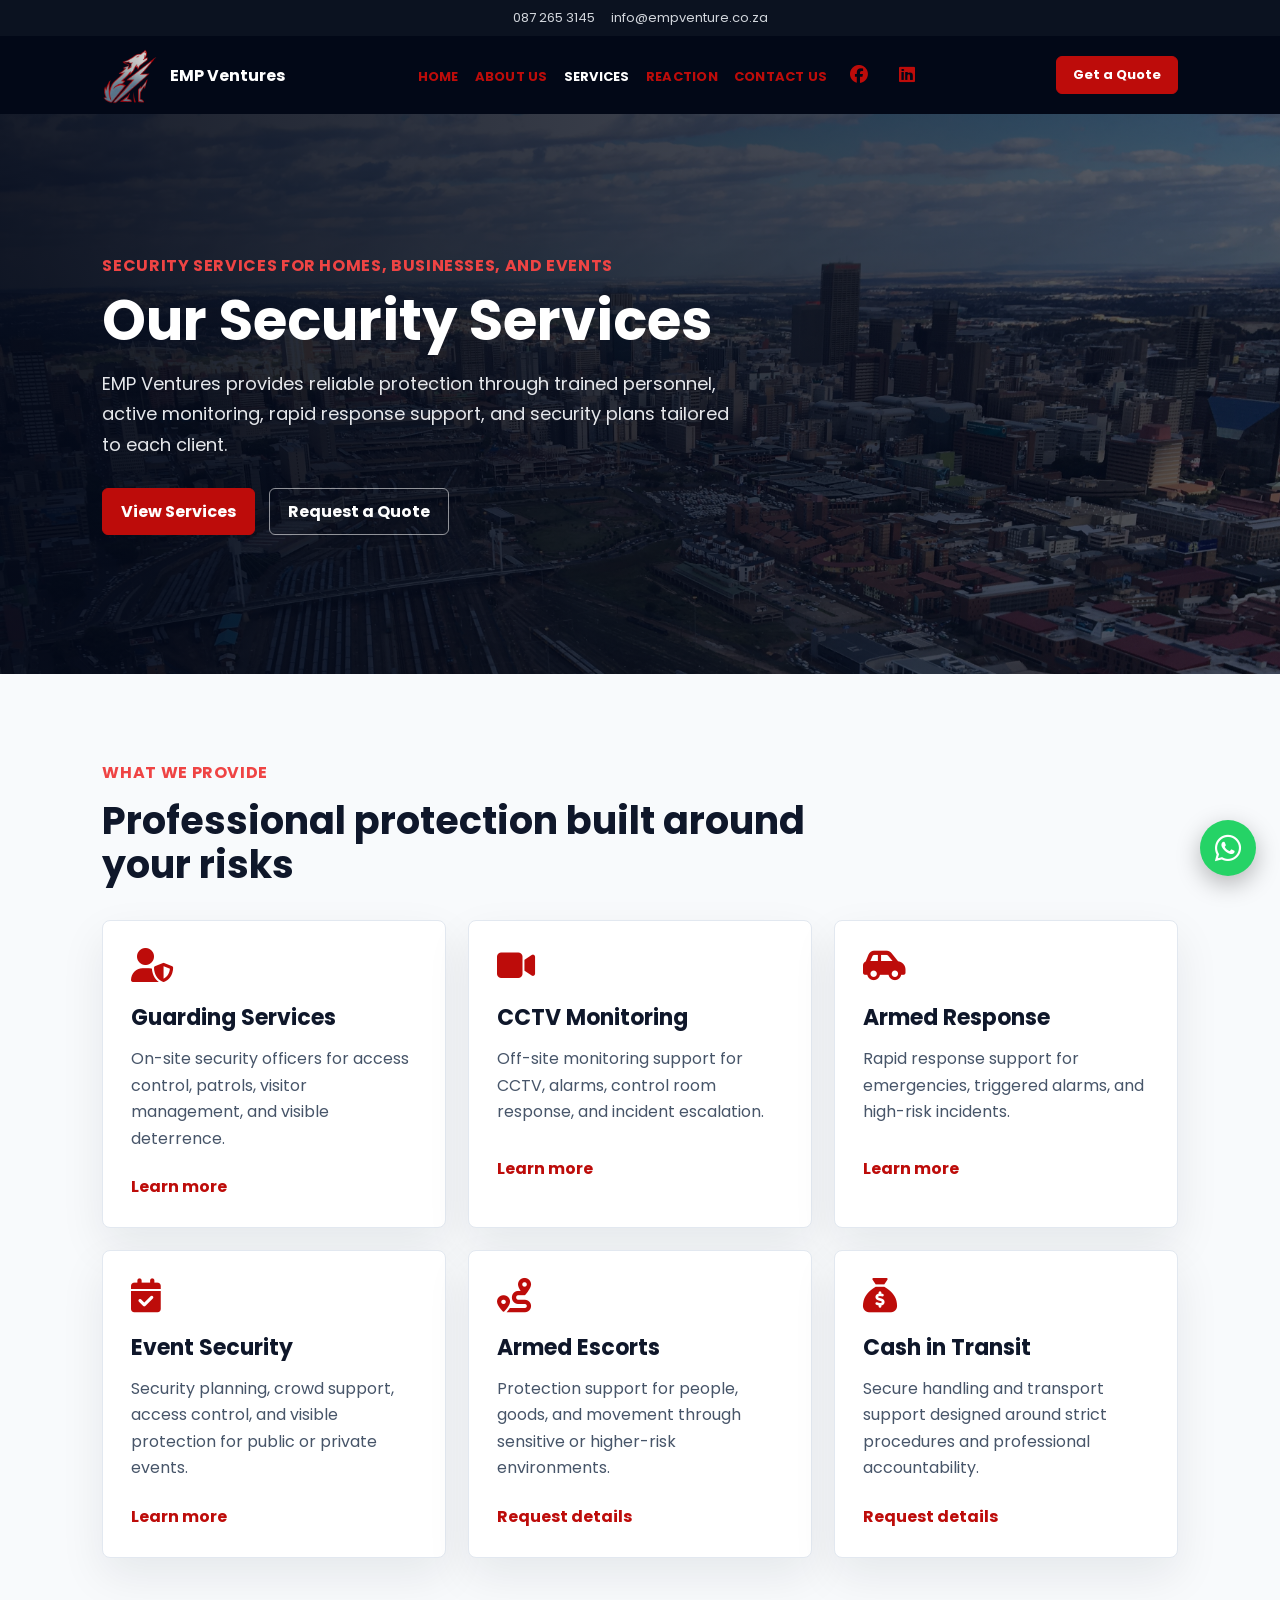
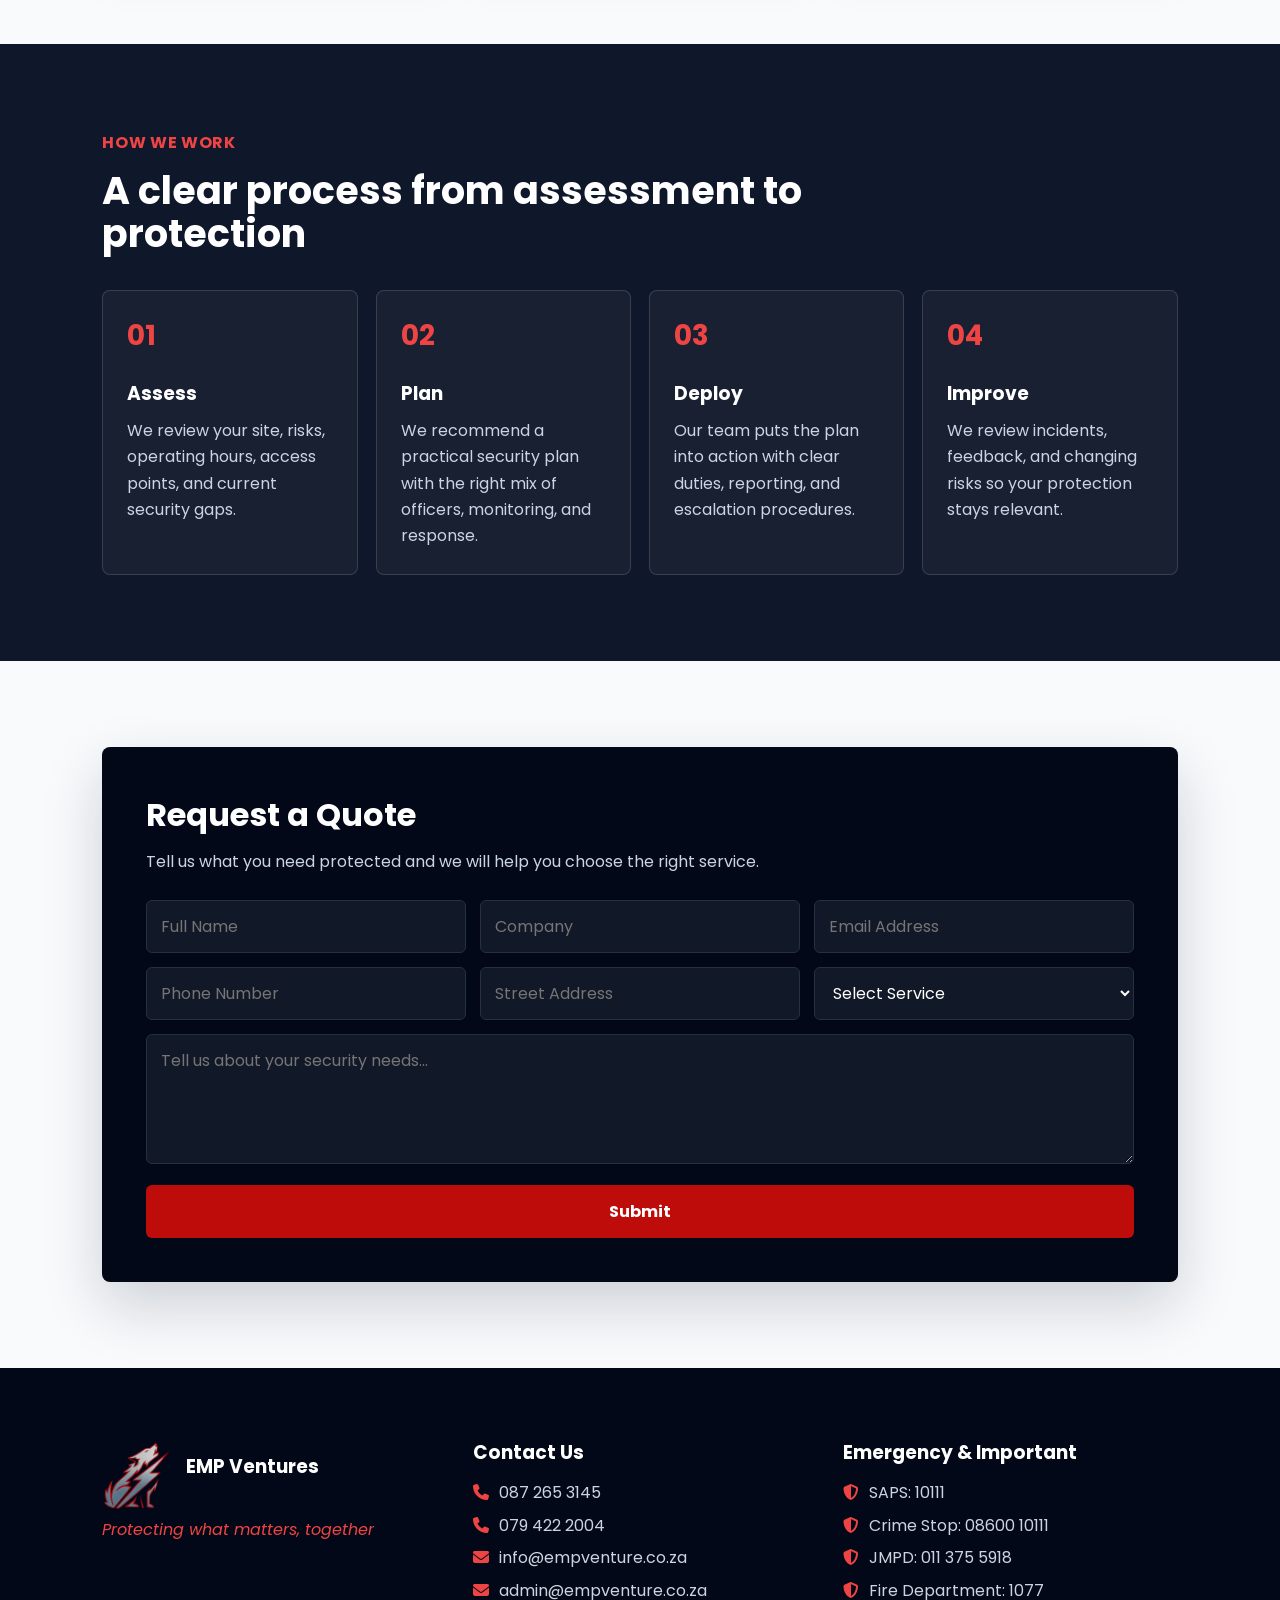
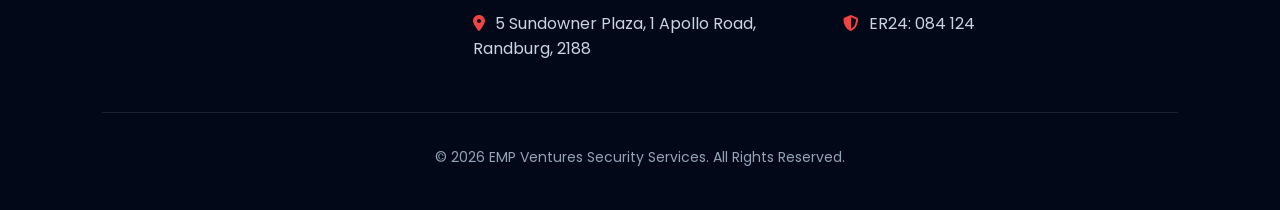
<file: Services.html>
<!DOCTYPE html>
<html lang="en">
<head>
    <meta charset="UTF-8">
    <meta name="viewport" content="width=device-width, initial-scale=1.0">
    <meta name="description" content="Explore EMP Ventures security services, including guarding, CCTV monitoring, armed response, event security, and tailored protection solutions.">
    <title>Services | EMP Ventures Security Services</title>
    <link rel="stylesheet" href="Services.css">
    <link rel="stylesheet" href="shared.css">
    <link rel="stylesheet" href="https://cdnjs.cloudflare.com/ajax/libs/font-awesome/6.5.0/css/all.min.css">
    <link href="https://fonts.googleapis.com/css2?family=Poppins:wght@300;400;500;600;700&display=swap" rel="stylesheet">
    <link rel="icon" type="image/x-icon" href="images/favicon.ico">
    <script src="script.js" defer></script>
</head>
<body>
    <!-- top-bar -->
    <div class="top-bar">
        <div class="top-left">
            <span>087 265 3145</span>
            <span><a href="mailto:info@empventure.co.za">info@empventure.co.za</a></span>
        </div>
    </div>
    <header class="header">
        <a href="index.html" class="brand">
            <img src="images/emp-logo-transparent.png" alt="EMP Ventures logo" class="logo">
            <span>EMP Ventures</span>
        </a>

        <button class="nav-toggle" id="nav-toggle" type="button" aria-label="Toggle navigation" aria-expanded="false">
            <i class="fa-solid fa-bars"></i>
        </button>

        <!-- navbar -->
        <nav class="navbar" id="navbar">
            <ul class="nav-links">
                <li><a href="index.html">HOME</a></li>
                <li><a href="About.html">ABOUT US</a></li>
                <li class="dropdown">
                    <a href="Services.html">SERVICES</a>
                    <ul class="dropdown-menu">
                        <li><a href="Guarding.html">Guarding</a></li>
                        <li><a href="Monitoring.html">CCTV Monitoring</a></li>
                        <li><a href="Events.html">Event Security</a></li>
                        <li><a href="Services.html#specialized">Armed Escorts</a></li>
                        <li><a href="CashTransit.html">Cash in Transit</a></li>
                    </ul>
                </li>
                <li class="dropdown">
                    <a href="Reaction.html">REACTION</a>
                    <ul class="dropdown-menu">
                        <li><a href="rapid.html">Auto Dispatch</a></li>
                        <li><a href="Monitoring.html">Off-site Monitoring</a></li>
                        <li><a href="Reaction.html">Armed Response</a></li>
                        <li><a href="ProactivePatrols.html">Proactive Patrols</a></li>
                    </ul>
                </li>
                <li><a href="Contact.html">CONTACT US</a></li>
                <li><a href="https://www.facebook.com/profile.php?id=61579485742280" class="icon" aria-label="EMP Ventures on Facebook"><i class="fa-brands fa-facebook"></i></a></li>
                <li><a href="https://www.linkedin.com/in/emp-venture-" class="icon" aria-label="EMP Ventures on Facebook"><i class="fa-brands fa-linkedin"></i></a></li>
            </ul>
        </nav>

        <a href="#quote" class="btn header-cta">Get a Quote</a>
    </header>

    <!-- hero-section -->
    <main>
        <section class="services-hero">
            <div class="hero-copy">
                <p class="eyebrow">Security services for homes, businesses, and events</p>
                <h1>Our Security Services</h1>
                <p>
                    EMP Ventures provides reliable protection through trained personnel, active monitoring,
                    rapid response support, and security plans tailored to each client.
                </p>
                <div class="hero-actions">
                    <a href="#services" class="btn">View Services</a>
                    <a href="#quote" class="btn outline">Request a Quote</a>
                </div>
            </div>
        </section>

        <section class="services-overview" id="services">
            <div class="section-heading">
                <p class="eyebrow">What we provide</p>
                <h2>Professional protection built around your risks</h2>
            </div>

            <div class="service-grid">
                <article class="service-card">
                    <i class="fa-solid fa-user-shield"></i>
                    <h3>Guarding Services</h3>
                    <p>On-site security officers for access control, patrols, visitor management, and visible deterrence.</p>
                    <a href="Guarding.html">Learn more</a>
                </article>

                <article class="service-card">
                    <i class="fa-solid fa-video"></i>
                    <h3>CCTV Monitoring</h3>
                    <p>Off-site monitoring support for CCTV, alarms, control room response, and incident escalation.</p>
                    <a href="Monitoring.html">Learn more</a>
                </article>

                <article class="service-card">
                    <i class="fa-solid fa-car-side"></i>
                    <h3>Armed Response</h3>
                    <p>Rapid response support for emergencies, triggered alarms, and high-risk incidents.</p>
                    <a href="Reaction.html">Learn more</a>
                </article>

                <article class="service-card">
                    <i class="fa-solid fa-calendar-check"></i>
                    <h3>Event Security</h3>
                    <p>Security planning, crowd support, access control, and visible protection for public or private events.</p>
                    <a href="Events.html">Learn more</a>
                </article>

                <article class="service-card" id="specialized">
                    <i class="fa-solid fa-route"></i>
                    <h3>Armed Escorts</h3>
                    <p>Protection support for people, goods, and movement through sensitive or higher-risk environments.</p>
                    <a href="#quote">Request details</a>
                </article>

                <article class="service-card">
                    <i class="fa-solid fa-sack-dollar"></i>
                    <h3>Cash in Transit</h3>
                    <p>Secure handling and transport support designed around strict procedures and professional accountability.</p>
                    <a href="#quote">Request details</a>
                </article>
            </div>
        </section>

        <section class="service-process">
            <div class="section-heading">
                <p class="eyebrow">How we work</p>
                <h2>A clear process from assessment to protection</h2>
            </div>

            <div class="process-grid">
                <div class="process-step">
                    <span>01</span>
                    <h3>Assess</h3>
                    <p>We review your site, risks, operating hours, access points, and current security gaps.</p>
                </div>
                <div class="process-step">
                    <span>02</span>
                    <h3>Plan</h3>
                    <p>We recommend a practical security plan with the right mix of officers, monitoring, and response.</p>
                </div>
                <div class="process-step">
                    <span>03</span>
                    <h3>Deploy</h3>
                    <p>Our team puts the plan into action with clear duties, reporting, and escalation procedures.</p>
                </div>
                <div class="process-step">
                    <span>04</span>
                    <h3>Improve</h3>
                    <p>We review incidents, feedback, and changing risks so your protection stays relevant.</p>
                </div>
            </div>
        </section>
        <!-- quote section -->
        <section class="quote" id="quote">
            <div class="quote-container">
                <form action="mailto:info@empventure.co.za" method="POST" enctype="text/plain">
                    <h2>Request a Quote</h2>
                    <p>Tell us what you need protected and we will help you choose the right service.</p>

                    <div class="input-group">
                        <input type="text" name="full_name" placeholder="Full Name" required>
                        <input type="text" name="company" placeholder="Company" required>
                        <input type="email" name="email" placeholder="Email Address" required>
                    </div>
                    <div class="input-group">
                        <input type="tel" name="phone" placeholder="Phone Number" required>
                        <input type="text" name="address" placeholder="Street Address" required>
                        <select name="service" required>
                            <option value="">Select Service</option>
                            <option>Guarding Services</option>
                            <option>CCTV Monitoring</option>
                            <option>Armed Response</option>
                            <option>Event Security</option>
                            <option>Armed Escorts</option>
                            <option>Cash in Transit</option>
                            <option>Proactive Patrols</option>
                            <option>Auto Dispatch</option>
                            <option>Off-site Monitoring</option>
                        </select>
                    </div>
                    <textarea name="message" placeholder="Tell us about your security needs..." required></textarea>
                    <button type="submit">Submit</button>
                </form>
            </div>
        </section>
    </main>
<!-- footer -->
    <footer class="footer">
        <div class="footer-container">
            <div class="footer-col">
                <div class="footer-brand">
                    <img src="images/emp-logo-transparent.png" alt="EMP Ventures logo" class="logo">
                    <h3>EMP Ventures</h3>
                </div>
                <p class="slogan">Protecting what matters, together</p>
            </div>

            <div class="footer-col">
                <h3>Contact Us</h3>
                <p><i class="fas fa-phone"></i>087 265 3145</p>
                <p><i class="fas fa-phone"></i>079 422 2004</p>
                <p><i class="fas fa-envelope"></i><a href="mailto:info@empventure.co.za">info@empventure.co.za</a></p>
                <p><i class="fas fa-envelope"></i><a href="mailto:admin@empventure.co.za">admin@empventure.co.za</a></p>
                <p><i class="fas fa-map-marker-alt"></i>5 Sundowner Plaza, 1 Apollo Road, Randburg, 2188</p>
            </div>

            <div class="footer-col">
                <h3>Emergency &amp; Important</h3>
                <p><i class="fas fa-shield-alt"></i>SAPS: 10111</p>
                <p><i class="fas fa-shield-alt"></i>Crime Stop: 08600 10111</p>
                <p><i class="fas fa-shield-alt"></i>JMPD: 011 375 5918</p>
                <p><i class="fas fa-shield-alt"></i>Fire Department: 1077</p>
                <p><i class="fas fa-shield-alt"></i>ER24: 084 124</p>
            </div>
        </div>

        <div class="footer-bottom">
            <p>© 2026 EMP Ventures Security Services. All Rights Reserved.</p>
        </div>
    </footer>

    <a href="https://wa.me/27794222004" class="whatsapp-float" target="_blank" rel="noopener noreferrer" aria-label="Chat on WhatsApp">
        <i class="fa-brands fa-whatsapp"></i>
    </a>
</body>
</html>
</file>
<file: styles.css>
* {
    box-sizing: border-box;
}
html {
    scroll-behavior: smooth;
}
body {
    background-color: #f8fafc;
    color: #0f172a;
    font-family: 'Poppins', sans-serif;
    margin: 0;
}

a {
    color: inherit;
}
.services {
    padding: 80px 50px;
    background: white;
    text-align: center;
    font-size: large;
    font-weight: bold;
}
.services h2 {
    margin-bottom: 40px;
    font-size: 100px;
    font-weight: lighter;
    color: #111827;
    font-family: polymath;
    font-family: sans-serif;
}
.about-emp {
    padding: 86px 8%;
    background: white;
}

.section-heading--center {
    max-width: 760px;
    margin: 0 auto;
    text-align: center;
}

.section-heading--center .eyebrow {
    color: #ef4444;
}

.section-lead {
    margin: 16px 0 0;
    color: #475569;
    font-size: 18px;
    line-height: 1.7;
}

.audience-section {
    padding: 86px 8%;
    background: #f8fafc;
}

.audience-grid {
    display: grid;
    grid-template-columns: repeat(2, minmax(0, 1fr));
    gap: 22px;
    max-width: 1120px;
    margin: 0 auto;
}

.audience-card {
    padding: 28px;
    background: white;
    border: 1px solid #e2e8f0;
    border-radius: 8px;
    box-shadow: 0 18px 45px rgba(15, 23, 42, 0.08);
    transition: transform 0.2s ease, box-shadow 0.2s ease;
}

.audience-card:hover {
    transform: translateY(-4px);
    box-shadow: 0 24px 55px rgba(15, 23, 42, 0.12);
}

.audience-card i {
    color: #bd0c0a;
    font-size: 30px;
    margin-bottom: 16px;
}

.audience-card h3 {
    margin: 0 0 12px;
    color: #0f172a;
    font-size: 20px;
}

.audience-card p {
    margin: 0 0 18px;
    color: #475569;
    line-height: 1.65;
}

.audience-card a {
    color: #bd0c0a;
    font-weight: 700;
    text-decoration: none;
}

.audience-card a:hover,
.audience-card a:focus {
    color: #111827;
}

.profile-band {
    padding: 76px 8%;
    background: #0f172a;
    color: white;
}

.profile-band-inner {
    display: flex;
    align-items: center;
    justify-content: space-between;
    gap: 32px;
    max-width: 1120px;
    margin: 0 auto;
}

.profile-copy {
    max-width: 640px;
}

.profile-copy .eyebrow {
    color: #ef4444;
}

.profile-copy h2 {
    margin: 0 0 12px;
    font-size: 34px;
    line-height: 1.15;
    color: white;
}

.profile-copy p {
    margin: 0;
    color: #cbd5e1;
    font-size: 17px;
    line-height: 1.65;
}

.profile-download {
    display: inline-flex;
    align-items: center;
    gap: 10px;
    min-height: 48px;
    padding: 12px 22px;
    background: #bd0c0a;
    color: white;
    border: 1px solid #bd0c0a;
    border-radius: 6px;
    font-weight: 700;
    text-decoration: none;
    white-space: nowrap;
    flex-shrink: 0;
    transition: background 0.2s ease, border-color 0.2s ease;
}

.profile-download:hover,
.profile-download:focus {
    background: white;
    color: #111827;
    border-color: white;
}
.cards{
    display: grid;
    grid-template-columns: repeat(3, 1fr);
    grid-template-rows: repeat(4, 1fr);
    gap: 8px;
    
}
.card{
    padding: 20px;
    margin: 30px;
    border: 2px solid #BD0C00;
    border-radius: 10px;
    transition: 0.3s;
}
.card i{
    font-size: 30px;
    color: #BD0C0A;
    margin-bottom: 15px;
}
.card:hover{
    transform: translateY(-10px);
}

.card-link {
    display: inline-block;
    margin-top: 10px;
    color: #BD0C0A;
    font-weight: 700;
    text-decoration: none;
}

.card-link:hover {
    color: white;
}

    
.card1 {
    grid-row: span 2 / span 2;
}

.card2 {
    grid-row: span 2 / span 2;
}

.card3 {
    grid-row: span 2 / span 2;
}

.card4 {
    grid-row: span 2 / span 2;
    grid-column-start: 2;
    grid-row-start: 3;
}

.services-hero,
.page-hero {
    min-height: 560px;
    display: flex;
    align-items: center;
    padding: 90px 8%;
    color: white;
    background:
        linear-gradient(90deg, rgba(2, 8, 23, 0.92), rgba(2, 8, 23, 0.64)),
        url("images/Johannesburg_skyline_2017.jpg") center/cover no-repeat;
}

.home-hero {
    background:
        linear-gradient(90deg, rgba(2, 8, 23, 0.92), rgba(2, 8, 23, 0.58)),
        url("images/hero.image.png") center/cover no-repeat;
}

.hero-copy,
.page-hero-content {
    max-width: 740px;
}

.eyebrow,
.top-text {
    margin: 0 0 14px;
    color: #ef4444;
    font-weight: 700;
    letter-spacing: 0.04em;
    text-transform: uppercase;
}

.services-hero h1,
.page-hero h1 {
    margin: 0 0 18px;
    font-size: 56px;
    line-height: 1.05;
}

.services-hero p:not(.eyebrow),
.page-hero p:not(.eyebrow):not(.top-text) {
    max-width: 640px;
    color: #e5e7eb;
    font-size: 18px;
    line-height: 1.7;
}

.hero-actions,
.buttons {
    display: flex;
    gap: 14px;
    flex-wrap: wrap;
    margin-top: 28px;
}

.services-overview,
.service-process {
    padding: 86px 8%;
}

.section-heading {
    max-width: 760px;
    margin-bottom: 34px;
}

.section-heading h2 {
    margin: 0;
    color: #0f172a;
    font-size: 38px;
    line-height: 1.15;
}

.service-grid {
    display: grid;
    grid-template-columns: repeat(2, minmax(0, 1fr));
    gap: 22px;
}

.service-card {
    min-height: 260px;
    padding: 28px;
    background: white;
    border: 1px solid #e2e8f0;
    border-radius: 8px;
    box-shadow: 0 18px 45px rgba(15, 23, 42, 0.08);
    transition: transform 0.2s ease, box-shadow 0.2s ease;
}

.service-card:hover {
    transform: translateY(-4px);
    box-shadow: 0 24px 55px rgba(15, 23, 42, 0.12);
}

.service-card i {
    color: #bd0c0a;
    font-size: 34px;
    margin-bottom: 18px;
}

.service-card h3 {
    margin: 0 0 12px;
    color: #0f172a;
    font-size: 22px;
}

.service-card p {
    min-height: 72px;
    margin: 0 0 22px;
    color: #475569;
    line-height: 1.65;
}

.service-card a {
    color: #bd0c0a;
    font-weight: 700;
    text-decoration: none;
}

.service-card a:hover,
.service-card a:focus {
    color: #111827;
}

.service-process {
    background: #0f172a;
    color: white;
}

.service-process .section-heading h2 {
    color: white;
}

.service-process .eyebrow {
    color: #ef4444;
}

.process-intro {
    max-width: 900px;
    margin: 0;
    color: #cbd5e1;
    font-size: 18px;
    line-height: 1.7;
}
.why-choose-us{
    background: linear-gradient(to right, #BD0C00, #050505);
    padding: 80px 20px;
    text-align: center;
    transition: 0.3s;
}
.why-choose-us p{
    font-size: 20px;
    max-width: 700px;
    margin: auto;
    color: #ccc;
    line-height: 1.6;
    margin-bottom: 30px;
}
.why-choose-us h1{
    text-align: center;
    font-size: 60px;
    font-weight: lighter;
}
.why-choose-us h3{
    text-align: center;
    font-size: 25px;
    word-spacing: 2px;
}
.company-logo{
    width: 8rem;
    margin: 25px;
}
i{
    color: #BD0C00;
}
.top-bar{
    background-color: #0b1220;
    color: #d1d5db;
    padding: 10px 8%;
    font-size: 15px;
}
.top-left{
    display: flex;
    justify-content: center;
    gap: 20px;
    flex-wrap: wrap;
}
.top-bar a{
    color: #d1d5db;
    text-decoration: none;
}
.top-bar a:hover{
    color: #BD0C00;
}
.header {
    position: sticky;
    top: 0;
    z-index: 1000;
    display: flex;
    align-items: center;
    justify-content: space-between;
    gap: 24px;
    padding: 12px 8%;
    background: #020817;
    color: #bd0c0a;
}

.navbar {
    display: flex;
    align-items: center;
}
 .brand{
    display: flex;
    align-items: center;
    gap: 10px;
    color: white;
    text-decoration: none;
    font-weight: 700;
    white-space: nowrap;
 }
 .logo{
    width: 72px;
    height: auto;
    display: block;
 }
.nav-links{
    display: flex;
    align-items: center;
    list-style: none;
    gap: 18px;
    margin: 0;
    padding: 0;
    list-style: none;
}
.nav-links a{
    color: #bd0c0c;
    font-size: 14px;
    font-weight: 700;
    text-decoration: none;
}
.nav-links a:hover,
.nav-links a:focus,
.nav-links > li > a.active,
.nav-links > li.dropdown > a.active {
    color: white;
}
.icon i{ 
    font-size: 20px;
    float: left;
    color: #BD0C00;
}
.dropdown{
    position: relative;
}
.dropdown-menu{
    position: absolute;
    top: 100%;
    left: 0;
    min-width: 220px;
    padding: 8px;
    margin: 10px 0 0;
    list-style: none;
    background: #111827;
    border: 1px solid rgba(255, 255, 255, 0.08);
    border-radius: 8px;
    box-shadow: 0 18px 35px rgba(0, 0, 0, 0.35);
    opacity: 0;
    visibility: hidden;
    transform: translateY(8px);
    transition: opacity 0.2s ease, transform 0.2s ease, visibility 0.2s ease;
}
.dropdown:hover .dropdown-menu,
.dropdown:focus-within .dropdown-menu {
    opacity: 1;
    visibility: visible;
    transform: translateY(0);
}
.dropdown-menu a{
    display: block;
    padding: 10px 12px;
    color: white;
    font-weight: 500;
    border-radius: 6px;
}
.dropdown-menu a:hover,
.dropdown-menu a:focus{
    background: rgba(189, 12, 10, 0.16);
    color: #ff6b6b;
}
.icon {
    display: inline-flex;
    align-items: center;
    justify-content: center;
    width: 32px;
    height: 32px;

}
.btn {
    display: inline-flex;
    align-items: center;
    justify-content: center;
    min-height: 42px;
    padding: 10px 18px;
    background: #bd0c0c;
    color: white;
    border: 1px solid #bd0c0c;
    border-radius: 6px;
    font-weight: 500;
    text-decoration: none;
    transition: background 0.2s ease, border-color 0.2s ease, color 0.2s ease;
}
.btn:hover,
.btn:focus{
    background: #111827;
    border-color: #111827;
}
.btn.outline {
    background: transparent;
    border-color: rgba(255, 255, 255, 0.55);
}

.btn.outline:hover,
.btn.outline:focus {
    background: white;
    color: #111827;
}
.footer {
    background: #020817;
    color: #ccc;
    padding: 80px 8% 30px;
}

.footer-container {
    display: grid;
    grid-template-columns: repeat(auto-fit, minmax(220px, 1fr));
    gap: 40px;
    padding: 0 50px;
}

.footer-col h3 {
    color: white;
    margin-bottom: 15px;
}

.footer-col p {
    margin: 8px 0;
    line-height: 1.5;
}
.footer-col .slogan{
    color: #BD0C00;
    font-style: italic;
    font-size: 17px;
}

.footer-col i {
    color: red;
    margin-right: 12px;
    gap: 12px;
}

.footer-col a {
    display: block;
    color: #ccc;
    text-decoration: none;
    margin: 8px 0;
    transition: 0.3s;
}

.footer-col a:hover {
    color: red;
    padding-left: 5px;
}
.footer .logo {
    width: 58px;
    margin-bottom: 0;
}
.footer-bottom {
    border-top: 1px solid #111;
    text-align: center;
    padding: 20px;
    margin-top: 40px;
    font-size: 14px;
    color: #777;
}

.event-hero {
    background:
        linear-gradient(90deg, rgba(2, 8, 23, 0.9), rgba(2, 8, 23, 0.55)),
        url("images/hero.image.jpeg") center/cover no-repeat;
}

.monitoring-hero {
    background:
        linear-gradient(90deg, rgba(2, 8, 23, 0.9), rgba(2, 8, 23, 0.6)),
        url("images/why-choose-us-image.jpeg") center/cover no-repeat;
}

.rapid-hero {
    background:
        linear-gradient(90deg, rgba(2, 8, 23, 0.92), rgba(2, 8, 23, 0.58)),
        url("images/hero.image.png") center/cover no-repeat;
}

.page-intro {
    display: grid;
    grid-template-columns: minmax(0, 1fr) minmax(280px, 560px);
    gap: 46px;
    padding: 80px 8%;
    background: white;
    color: #0f172a;
    align-items: end;
}

.section-kicker {
    margin: 0 0 12px;
    color: #ef4444;
    font-weight: 700;
    letter-spacing: 0.04em;
    text-transform: uppercase;
}

.page-intro h2,
.detail-band h2 {
    margin: 0;
    font-size: 38px;
    line-height: 1.15;
}

.page-intro p {
    margin: 0;
    color: #475569;
    font-size: 18px;
    line-height: 1.7;
}

.feature-grid-section {
    padding: 0 8% 90px;
    background: white;
    color: #0f172a;
}

.feature-grid {
    display: grid;
    grid-template-columns: repeat(4, minmax(0, 1fr));
    gap: 20px;
}

.feature-card {
    padding: 26px;
    background: #f8fafc;
    border: 1px solid #e2e8f0;
    border-radius: 8px;
    box-shadow: 0 14px 36px rgba(15, 23, 42, 0.08);
}

.feature-card i {
    color: #BD0C0A;
    font-size: 30px;
    margin-bottom: 16px;
}

.feature-card h3 {
    margin: 0 0 10px;
    color: #0f172a;
}

.feature-card p {
    margin: 0;
    color: #475569;
    line-height: 1.65;
}

.detail-band {
    display: flex;
    justify-content: space-between;
    gap: 30px;
    align-items: center;
    padding: 76px 8%;
    background: #0f172a;
    color: white;
}

.detail-band h2 {
    max-width: 850px;
    color: white;
}

.footer-brand {
    display: flex;
    align-items: center;
    gap: 12px;
}

.footer-brand h3 {
    margin: 0;
}

@media (max-width: 1100px) {
    .feature-grid {
        grid-template-columns: repeat(2, minmax(0, 1fr));
    }
}

@media (max-width: 1050px) {
    .service-grid,
    .audience-grid {
        grid-template-columns: 1fr;
    }

    .profile-band-inner {
        flex-direction: column;
        align-items: flex-start;
    }

    .profile-download {
        width: 100%;
        justify-content: center;
    }
}

@media (max-width: 760px) {
    .services-hero,
    .page-hero {
        min-height: auto;
        padding: 70px 5%;
    }

    .services-hero h1,
    .page-hero h1 {
        font-size: 34px;
    }

    .services-overview,
    .service-process,
    .about-emp,
    .audience-section,
    .profile-band,
    .page-intro,
    .feature-grid-section,
    .detail-band {
        padding: 60px 5%;
    }

    .page-intro,
    .feature-grid {
        grid-template-columns: 1fr;
    }

    .detail-band {
        flex-direction: column;
        align-items: flex-start;
    }

    .section-heading h2,
    .profile-copy h2 {
        font-size: 28px;
    }

    .hero-actions {
        flex-direction: column;
    }

    .hero-actions .btn {
        width: 100%;
        text-align: center;
    }
}
.footer {
    padding: 70px 8% 28px;
    background: #020817;
    color: #cbd5e1;
}

.footer-container {
    display: grid;
    grid-template-columns: repeat(3, minmax(0, 1fr));
    gap: 36px;
    padding: 0;
}

.footer-brand {
    display: flex;
    align-items: center;
    gap: 12px;
}

.footer-brand h3,
.footer-col h3 {
    margin: 0 0 14px;
    color: white;
}

.footer-col p {
    margin: 8px 0;
    line-height: 1.55;
}

.footer-col i {
    margin-right: 10px;
    color: #ef4444;
}

.footer-col a {
    display: inline;
    color: #cbd5e1;
    text-decoration: none;
    margin: 0;
}

.footer-col a:hover,
.footer-col a:focus {
    color: #ef4444;
    padding-left: 0;
}

.slogan {
    color: #ef4444;
    font-style: italic;
}

.footer-bottom {
    margin-top: 42px;
    padding-top: 20px;
    border-top: 1px solid rgba(255, 255, 255, 0.1);
    color: #94a3b8;
    text-align: center;
    font-size: 14px;
}

@media (max-width: 1050px) {
    .footer-container {
        grid-template-columns: 1fr;
    }
}
</file>
<file: shared.css>
/* ── Unified compact navbar (all pages) ── */
.header {
    position: sticky;
    top: 0;
    z-index: 1000;
    display: flex;
    align-items: center;
    justify-content: space-between;
    gap: 16px;
    padding: 10px 8%;
    background: #020817;
    color: #bd0c0a;
    transition: background 0.3s ease, padding 0.3s ease, box-shadow 0.3s ease, backdrop-filter 0.3s ease;
}

.header.scrolled {
    padding: 6px 8%;
    background: rgba(2, 8, 23, 0.78);
    backdrop-filter: blur(12px);
    -webkit-backdrop-filter: blur(12px);
    box-shadow: 0 4px 24px rgba(0, 0, 0, 0.3);
}

.brand {
    display: flex;
    align-items: center;
    gap: 10px;
    color: white;
    text-decoration: none;
    font-weight: 700;
    white-space: nowrap;
    flex-shrink: 0;
}

.header .logo,
.brand .logo {
    width: 58px;
    height: auto;
    margin-bottom: 0;
    display: block;
    object-fit: contain;
    transition: width 0.3s ease;
}

.header.scrolled .logo {
    width: 48px;
}

.navbar {
    display: flex;
    align-items: center;
    flex: 1;
    justify-content: center;
}

.nav-links {
    display: flex;
    align-items: center;
    gap: 16px;
    margin: 0;
    padding: 0;
    list-style: none;
}

.nav-links a {
    color: #bd0c0a;
    font-size: 13px;
    font-weight: 700;
    text-decoration: none;
    letter-spacing: 0.02em;
}

.nav-links a:hover,
.nav-links a:focus,
.nav-links > li > a.active,
.nav-links > li.dropdown > a.active {
    color: white !important;
}

.dropdown {
    position: relative;
}

.dropdown-menu {
    position: absolute;
    top: 100%;
    left: 0;
    min-width: 220px;
    padding: 8px;
    margin: 8px 0 0;
    list-style: none;
    background: #111827;
    border: 1px solid rgba(255, 255, 255, 0.08);
    border-radius: 8px;
    box-shadow: 0 18px 35px rgba(0, 0, 0, 0.35);
    opacity: 0;
    visibility: hidden;
    transform: translateY(8px);
    transition: opacity 0.2s ease, transform 0.2s ease, visibility 0.2s ease;
}

.dropdown:hover .dropdown-menu,
.dropdown:focus-within .dropdown-menu {
    opacity: 1;
    visibility: visible;
    transform: translateY(0);
}

.dropdown-menu a {
    display: block;
    padding: 10px 12px;
    color: white;
    font-weight: 500;
    font-size: 14px;
    border-radius: 6px;
}

.dropdown-menu a:hover,
.dropdown-menu a:focus {
    background: rgba(189, 12, 10, 0.16);
    color: #ff6b6b;
}

.icon {
    display: inline-flex;
    align-items: center;
    justify-content: center;
    width: 32px;
    height: 32px;
}

.icon i {
    color: #bd0c0a;
    font-size: 18px;
    float: none;
}

.header .btn,
.header-cta {
    display: inline-flex;
    align-items: center;
    justify-content: center;
    min-height: 38px;
    padding: 8px 16px;
    background: #bd0c0a;
    color: white;
    border: 1px solid #bd0c0a;
    border-radius: 6px;
    font-size: 13px;
    font-weight: 700;
    text-decoration: none;
    white-space: nowrap;
    flex-shrink: 0;
    transition: background 0.2s ease, border-color 0.2s ease;
}

.header .btn:hover,
.header .btn:focus,
.header-cta:hover,
.header-cta:focus {
    background: #111827;
    border-color: #111827;
    color: white;
}

.nav-toggle {
    display: none;
    align-items: center;
    justify-content: center;
    width: 40px;
    height: 40px;
    margin-left: auto;
    padding: 0;
    border: 1px solid rgba(255, 255, 255, 0.2);
    border-radius: 6px;
    background: transparent;
    color: white;
    font-size: 18px;
    cursor: pointer;
    flex-shrink: 0;
}

.top-bar {
    background: #0b1220;
    color: #d1d5db;
    padding: 8px 8%;
    font-size: 13px;
}

.top-left {
    display: flex;
    justify-content: center;
    gap: 16px;
    flex-wrap: wrap;
}

.top-bar a {
    color: #d1d5db;
    text-decoration: none;
}

.top-bar a:hover {
    color: #ef4444;
}

/* Active navigation */
.nav-links > li > a.active,
.nav-links > li.dropdown > a.active {
    color: white !important;
}

/* Sticky WhatsApp button */
.whatsapp-float {
    position: fixed;
    bottom: 24px;
    right: 24px;
    z-index: 1100;
    display: flex;
    align-items: center;
    justify-content: center;
    width: 56px;
    height: 56px;
    background: #25d366;
    color: white;
    border-radius: 50%;
    font-size: 30px;
    text-decoration: none;
    box-shadow: 0 8px 24px rgba(0, 0, 0, 0.28);
    transition: transform 0.2s ease, box-shadow 0.2s ease;
}

.whatsapp-float:hover,
.whatsapp-float:focus {
    color: white;
    transform: scale(1.08);
    box-shadow: 0 12px 28px rgba(0, 0, 0, 0.34);
}

.whatsapp-float i {
    color: white;
}

/* Standard quote form */
.quote {
    background: #f8fafc;
    padding: 86px 8%;
    text-align: left;
}

.quote-container {
    max-width: 1120px;
    margin: 0 auto;
}

.quote form {
    padding: 44px;
    background: #020817;
    color: white;
    border-radius: 8px;
    box-shadow: 0 24px 60px rgba(15, 23, 42, 0.18);
}

.quote form h2 {
    margin: 0 0 10px;
    font-size: 32px;
}

.quote form p {
    margin: 0 0 26px;
    color: #cbd5e1;
}

.quote .input-group {
    display: grid;
    grid-template-columns: repeat(3, minmax(0, 1fr));
    gap: 14px;
    margin-bottom: 14px;
}

.quote input,
.quote select,
.quote textarea {
    width: 100%;
    padding: 13px 14px;
    border: 1px solid #243044;
    border-radius: 6px;
    outline: none;
    background: #111827;
    color: white;
    font: inherit;
}

.quote input:focus,
.quote select:focus,
.quote textarea:focus {
    border-color: #ef4444;
}

.quote textarea {
    min-height: 130px;
    resize: vertical;
    margin-bottom: 14px;
}

.quote button {
    width: 100%;
    padding: 14px;
    border: none;
    border-radius: 6px;
    background: #bd0c0a;
    color: white;
    font: inherit;
    font-weight: 700;
    cursor: pointer;
}

.quote button:hover,
.quote button:focus {
    background: #8f0908;
    color: white;
}

/* ── Mobile navigation ── */
@media (max-width: 960px) {
    .header {
        flex-wrap: wrap;
        padding: 10px 5%;
    }

    .header.scrolled {
        padding: 8px 5%;
    }

    .nav-toggle {
        display: inline-flex;
    }

    .navbar {
        display: none;
        order: 4;
        flex-basis: 100%;
        width: 100%;
        justify-content: flex-start;
    }

    .header.nav-open .navbar {
        display: block;
    }

    .nav-links {
        flex-direction: column;
        align-items: stretch;
        gap: 0;
        padding: 12px 0 4px;
    }

    .nav-links > li {
        border-bottom: 1px solid rgba(255, 255, 255, 0.08);
    }

    .nav-links > li > a {
        display: block;
        padding: 12px 4px;
        font-size: 14px;
    }

    .dropdown-menu {
        position: static;
        opacity: 1;
        visibility: visible;
        transform: none;
        margin: 0;
        padding: 0 0 8px 12px;
        background: transparent;
        border: none;
        box-shadow: none;
        display: none;
    }

    .dropdown.open .dropdown-menu {
        display: block;
    }

    .dropdown-menu a {
        padding: 8px 4px;
        font-size: 13px;
    }

    .header-cta {
        order: 2;
        margin-left: auto;
        min-height: 36px;
        padding: 6px 12px;
        font-size: 12px;
    }

    .nav-toggle {
        order: 3;
        margin-left: 8px;
    }
}

@media (max-width: 1050px) {
    .quote .input-group {
        grid-template-columns: 1fr;
    }
}

/* ── Global mobile layout (all pages) ── */
@media (max-width: 960px) {
    .services-hero,
    .page-hero,
    .about-hero,
    .contact-hero,
    .reaction-hero,
    .home-hero {
        min-height: auto;
        padding: 72px 5%;
    }

    .services-hero h1,
    .page-hero h1,
    .about-hero h1,
    .contact-hero h1,
    .reaction-hero h1 {
        font-size: 34px;
    }

    .services-overview,
    .service-process,
    .armed-response-section,
    .contact-details-section,
    .support-band,
    .page-intro,
    .feature-grid-section,
    .detail-band {
        padding-left: 5%;
        padding-right: 5%;
    }

    .service-grid,
    .process-grid,
    .feature-grid,
    .response-grid,
    .contact-wrapper {
        grid-template-columns: 1fr !important;
    }

    .page-intro,
    .response-intro,
    .detail-band,
    .support-band,
    .hero-actions {
        flex-direction: column;
        align-items: stretch;
    }

    .hero-actions .btn,
    .detail-band .btn {
        width: 100%;
        text-align: center;
    }

    .footer-container {
        grid-template-columns: 1fr;
        gap: 28px;
    }

    .section-heading h2 {
        font-size: 28px;
    }
}

@media (max-width: 680px) {
    .quote {
        padding: 60px 5%;
    }

    .quote form {
        padding: 24px;
    }

    .quote form h2 {
        font-size: 26px;
    }

    .whatsapp-float {
        bottom: 18px;
        right: 18px;
        width: 52px;
        height: 52px;
        font-size: 28px;
    }

    .brand span {
        font-size: 15px;
    }

    .top-bar {
        font-size: 12px;
        padding: 8px 5%;
    }
}
</file>
<file: about.css>
* {
    box-sizing: border-box;
}

html {
    scroll-behavior: smooth;
}

body {
    margin: 0;
    background: #f8fafc;
    color: #0f172a;
    font-family: 'Poppins', sans-serif;
}

a {
    color: inherit;
}

.top-bar {
    background: #0b1220;
    color: #d1d5db;
    padding: 10px 8%;
    font-size: 15px;
}

.top-left {
    display: flex;
    justify-content: center;
    gap: 20px;
    flex-wrap: wrap;
}

.top-bar a {
    color: #d1d5db;
    text-decoration: none;
}

.top-bar a:hover {
    color: #ef4444;
}

.header {
    position: sticky;
    top: 0;
    z-index: 1000;
    display: flex;
    align-items: center;
    justify-content: space-between;
    gap: 24px;
    padding: 12px 8%;
    background: #020817;
    color: #bd0c0a;
}

.brand {
    display: flex;
    align-items: center;
    gap: 10px;
    color: white;
    text-decoration: none;
    font-weight: 700;
    white-space: nowrap;
}

.logo {
    width: 72px;
    height: auto;
    display: block;
}

.nav-links {
    display: flex;
    align-items: center;
    gap: 18px;
    margin: 0;
    padding: 0;
    list-style: none;
}

.nav-links a {
    color: #bd0c0a;
    font-size: 14px;
    font-weight: 700;
    text-decoration: none;
}

.nav-links a:hover,
.nav-links a:focus,
.nav-links > li > a.active,
.nav-links > li.dropdown > a.active {
    color: white;
}

.dropdown {
    position: relative;
}

.dropdown-menu {
    position: absolute;
    top: 100%;
    left: 0;
    min-width: 220px;
    padding: 8px;
    margin: 10px 0 0;
    list-style: none;
    background: #111827;
    border: 1px solid rgba(255, 255, 255, 0.08);
    border-radius: 8px;
    box-shadow: 0 18px 35px rgba(0, 0, 0, 0.35);
    opacity: 0;
    visibility: hidden;
    transform: translateY(8px);
    transition: opacity 0.2s ease, transform 0.2s ease, visibility 0.2s ease;
}

.dropdown:hover .dropdown-menu,
.dropdown:focus-within .dropdown-menu {
    opacity: 1;
    visibility: visible;
    transform: translateY(0);
}

.dropdown-menu a {
    display: flex;
    padding: 10px 12px;
    color: white;
    font-weight: 500;
    border-radius: 6px;
}

.dropdown-menu a:hover,
.dropdown-menu a:focus {
    background: rgba(189, 12, 10, 0.16);
    color: #ff6b6b;
}

.icon {
    display: inline-flex;
    align-items: center;
    justify-content: center;
    width: 32px;
    height: 32px;
}

.btn {
    display: inline-flex;
    align-items: center;
    justify-content: center;
    min-height: 42px;
    padding: 10px 18px;
    background: #bd0c0a;
    color: white;
    border: 1px solid #bd0c0a;
    border-radius: 6px;
    font-weight: 700;
    text-decoration: none;
    transition: background 0.2s ease, border-color 0.2s ease, color 0.2s ease;
}

.btn:hover,
.btn:focus {
    background: #111827;
    border-color: #111827;
}

.btn.outline {
    background: transparent;
    border-color: rgba(255, 255, 255, 0.55);
}

.btn.outline:hover,
.btn.outline:focus {
    background: white;
    color: #111827;
}

.about-hero {
    min-height: 560px;
    display: flex;
    align-items: center;
    padding: 90px 8%;
    color: white;
    background:
        linear-gradient(90deg, rgba(2, 8, 23, 0.92), rgba(2, 8, 23, 0.62)),
        url("images/Johannesburg_skyline_2017.jpg") center/cover no-repeat;
}

.hero-copy {
    max-width: 760px;
}

.eyebrow {
    margin: 0 0 14px;
    color: #ef4444;
    font-weight: 700;
    letter-spacing: 0.04em;
    text-transform: uppercase;
}

.about-hero h1 {
    margin: 0 0 18px;
    font-size: 56px;
    line-height: 1.05;
}

.about-hero p:not(.eyebrow) {
    max-width: 680px;
    color: #e5e7eb;
    font-size: 18px;
    line-height: 1.7;
}

.hero-actions {
    display: flex;
    gap: 14px;
    flex-wrap: wrap;
    margin-top: 28px;
}

.about-intro,
.why-section {
    display: grid;
    grid-template-columns: minmax(0, 1fr) minmax(300px, 620px);
    gap: 48px;
    padding: 86px 8%;
    background: white;
}

.about-intro h2,
.section-heading h2,
.mission-band h2,
.why-section h2 {
    margin: 0;
    color: #0f172a;
    font-size: 38px;
    line-height: 1.15;
}

.intro-text p,
.why-copy p {
    margin: 0 0 18px;
    color: #475569;
    font-size: 17px;
    line-height: 1.75;
}

.values-section {
    padding: 86px 8%;
    background: #f8fafc;
}

.section-heading {
    max-width: 760px;
    margin-bottom: 34px;
}

.values-grid {
    display: grid;
    grid-template-columns: repeat(4, minmax(0, 1fr));
    gap: 20px;
}

.value-card {
    padding: 26px;
    background: white;
    border: 1px solid #e2e8f0;
    border-radius: 8px;
    box-shadow: 0 16px 40px rgba(15, 23, 42, 0.08);
}

.value-card i {
    color: #bd0c0a;
    font-size: 32px;
    margin-bottom: 16px;
}

.value-card h3 {
    margin: 0 0 10px;
    color: #0f172a;
}

.value-card p {
    margin: 0;
    color: #475569;
    line-height: 1.65;
}

.mission-band {
    display: grid;
    grid-template-columns: minmax(0, 1fr) minmax(300px, 520px);
    gap: 40px;
    align-items: end;
    padding: 80px 8%;
    background: #0f172a;
    color: white;
}

.mission-band h2 {
    color: white;
}

.mission-band p:not(.eyebrow) {
    margin: 0;
    color: #cbd5e1;
    font-size: 18px;
    line-height: 1.75;
}

.why-list {
    display: grid;
    gap: 14px;
}

.why-list div {
    display: flex;
    align-items: center;
    gap: 12px;
    padding: 18px;
    background: #f8fafc;
    border: 1px solid #e2e8f0;
    border-radius: 8px;
    color: #0f172a;
    font-weight: 600;
}

.why-list i {
    color: #bd0c0a;
}

.quote {
    padding: 86px 8%;
    background: #f8fafc;
}

.quote-container {
    max-width: 1120px;
    margin: 0 auto;
}

form {
    padding: 44px;
    background: #020817;
    color: white;
    border-radius: 8px;
    box-shadow: 0 24px 60px rgba(15, 23, 42, 0.18);
}

form h2 {
    margin: 0 0 10px;
    font-size: 32px;
}

form p {
    margin: 0 0 26px;
    color: #cbd5e1;
}

.input-group {
    display: grid;
    grid-template-columns: repeat(3, minmax(0, 1fr));
    gap: 14px;
    margin-bottom: 14px;
}

input,
select,
textarea {
    width: 100%;
    padding: 13px 14px;
    border: 1px solid #243044;
    border-radius: 6px;
    outline: none;
    background: #111827;
    color: white;
    font: inherit;
}

input:focus,
select:focus,
textarea:focus {
    border-color: #ef4444;
}

textarea {
    min-height: 130px;
    resize: vertical;
    margin-bottom: 14px;
}

button {
    width: 100%;
    padding: 14px;
    border: none;
    border-radius: 6px;
    background: #bd0c0a;
    color: white;
    font: inherit;
    font-weight: 700;
    cursor: pointer;
}

button:hover,
button:focus {
    background: #8f0908;
}

.footer {
    padding: 70px 8% 28px;
    background: #020817;
    color: #cbd5e1;
}

.footer-container {
    display: grid;
    grid-template-columns: repeat(3, minmax(0, 1fr));
    gap: 36px;
}

.footer-brand {
    display: flex;
    align-items: center;
    gap: 12px;
}

.footer-col h3 {
    margin: 0 0 14px;
    color: white;
}

.footer-col p {
    margin: 8px 0;
    line-height: 1.55;
}

.footer-col i {
    margin-right: 10px;
    color: #ef4444;
}

.footer-col a {
    color: #cbd5e1;
    text-decoration: none;
}

.footer-col a:hover,
.footer-col a:focus {
    color: #ef4444;
}

.slogan {
    color: #ef4444;
    font-style: italic;
}

.footer-bottom {
    margin-top: 42px;
    padding-top: 20px;
    border-top: 1px solid rgba(255, 255, 255, 0.1);
    color: #94a3b8;
    text-align: center;
    font-size: 14px;
}

@media (max-width: 1100px) {

    .values-grid {
        grid-template-columns: repeat(2, minmax(0, 1fr));
    }

    .about-intro,
    .mission-band,
    .why-section,
    .input-group,
    .footer-container {
        grid-template-columns: 1fr;
    }
}

@media (max-width: 680px) {
    .about-hero {
        min-height: auto;
        padding: 72px 6%;
    }

    .about-hero h1 {
        font-size: 40px;
    }

    .about-intro,
    .values-section,
    .mission-band,
    .why-section,
    .quote,
    .footer {
        padding-left: 6%;
        padding-right: 6%;
    }

    .values-grid {
        grid-template-columns: 1fr;
    }

    form {
        padding: 28px;
    }
}
</file>
<file: contact.css>
* {
    box-sizing: border-box;
}

html {
    scroll-behavior: smooth;
}

body {
    margin: 0;
    background: #f8fafc;
    color: #0f172a;
    font-family: 'Poppins', sans-serif;
}

a {
    color: inherit;
}

.top-bar {
    background: #0b1220;
    color: #d1d5db;
    padding: 10px 8%;
    font-size: 15px;
}

.top-left {
    display: flex;
    justify-content: center;
    gap: 20px;
    flex-wrap: wrap;
}

.top-bar a {
    color: #d1d5db;
    text-decoration: none;
}

.top-bar a:hover {
    color: #ef4444;
}

.header {
    position: sticky;
    top: 0;
    z-index: 1000;
    display: flex;
    align-items: center;
    justify-content: space-between;
    gap: 24px;
    padding: 12px 8%;
    background: #020817;
    color: #bd0c0a;
}

.brand {
    display: flex;
    align-items: center;
    gap: 10px;
    color: white;
    text-decoration: none;
    font-weight: 700;
    white-space: nowrap;
}

.logo {
    width: 72px;
    height: auto;
    display: block;
}

.nav-links {
    display: flex;
    align-items: center;
    gap: 18px;
    margin: 0;
    padding: 0;
    list-style: none;
}

.nav-links a {
    color: #bd0c0a;
    font-size: 14px;
    font-weight: 700;
    text-decoration: none;
}

.nav-links a:hover,
.nav-links a:focus,
.nav-links > li > a.active,
.nav-links > li.dropdown > a.active {
    color: white;
}

.dropdown {
    position: relative;
}

.dropdown-menu {
    position: absolute;
    top: 100%;
    left: 0;
    min-width: 220px;
    padding: 8px;
    margin: 10px 0 0;
    list-style: none;
    background: #111827;
    border: 1px solid rgba(255, 255, 255, 0.08);
    border-radius: 8px;
    box-shadow: 0 18px 35px rgba(0, 0, 0, 0.35);
    opacity: 0;
    visibility: hidden;
    transform: translateY(8px);
    transition: opacity 0.2s ease, transform 0.2s ease, visibility 0.2s ease;
}

.dropdown:hover .dropdown-menu,
.dropdown:focus-within .dropdown-menu {
    opacity: 1;
    visibility: visible;
    transform: translateY(0);
}

.dropdown-menu a {
    display: block;
    padding: 10px 12px;
    color: white;
    font-weight: 500;
    border-radius: 6px;
}

.dropdown-menu a:hover,
.dropdown-menu a:focus {
    background: rgba(189, 12, 10, 0.16);
    color: #ff6b6b;
}

.icon {
    display: inline-flex;
    align-items: center;
    justify-content: center;
    width: 32px;
    height: 32px;
}

.btn {
    display: inline-flex;
    align-items: center;
    justify-content: center;
    min-height: 42px;
    padding: 10px 18px;
    background: #bd0c0a;
    color: white;
    border: 1px solid #bd0c0a;
    border-radius: 6px;
    font-weight: 700;
    text-decoration: none;
    transition: background 0.2s ease, border-color 0.2s ease, color 0.2s ease;
}

.btn:hover,
.btn:focus {
    background: #111827;
    border-color: #111827;
}

.btn.outline {
    background: transparent;
    border-color: rgba(255, 255, 255, 0.55);
}

.btn.outline:hover,
.btn.outline:focus {
    background: white;
    color: #111827;
}

.contact-hero {
    min-height: 520px;
    display: flex;
    align-items: center;
    padding: 90px 8%;
    color: white;
    background:
        linear-gradient(90deg, rgba(2, 8, 23, 0.92), rgba(2, 8, 23, 0.62)),
        url("images/Johannesburg_skyline_2017.jpg") center/cover no-repeat;
}

.hero-copy {
    max-width: 760px;
}

.eyebrow {
    margin: 0 0 14px;
    color: #ef4444;
    font-weight: 700;
    letter-spacing: 0.04em;
    text-transform: uppercase;
}

.contact-hero h1 {
    margin: 0 0 18px;
    font-size: 56px;
    line-height: 1.05;
}

.contact-hero p:not(.eyebrow) {
    max-width: 700px;
    color: #e5e7eb;
    font-size: 18px;
    line-height: 1.7;
}

.hero-actions {
    display: flex;
    gap: 14px;
    flex-wrap: wrap;
    margin-top: 28px;
}

.contact-details-section {
    padding: 86px 8%;
    background: white;
}

.section-heading {
    max-width: 760px;
    margin-bottom: 34px;
}

.section-heading h2,
.support-band h2 {
    margin: 0;
    color: #0f172a;
    font-size: 38px;
    line-height: 1.15;
}

.contact-wrapper {
    display: grid;
    grid-template-columns: repeat(3, minmax(0, 1fr));
    gap: 22px;
}

.contact-box {
    display: flex;
    gap: 20px;
    min-height: 280px;
    padding: 28px;
    background: #f8fafc;
    border: 1px solid #e2e8f0;
    border-radius: 8px;
    box-shadow: 0 16px 40px rgba(15, 23, 42, 0.08);
}

.contact-icon {
    display: inline-flex;
    align-items: center;
    justify-content: center;
    flex-shrink: 0;
    width: 58px;
    height: 58px;
    border-radius: 50%;
    background: #fee2e2;
    color: #bd0c0a;
    font-size: 24px;
}

.contact-content h3 {
    margin: 0 0 14px;
    color: #0f172a;
    font-size: 24px;
}

.contact-content p {
    margin: 0 0 8px;
    color: #475569;
    line-height: 1.6;
}

.contact-content a {
    display: inline-block;
    margin: 0 0 18px;
    color: #bd0c0a;
    font-weight: 700;
    text-decoration: none;
}

.contact-content a:hover,
.contact-content a:focus {
    color: #111827;
}

.support-band {
    display: grid;
    grid-template-columns: minmax(0, 1fr) minmax(320px, 600px);
    gap: 46px;
    align-items: start;
    padding: 80px 8%;
    background: #0f172a;
    color: white;
}

.support-band h2 {
    color: white;
}

.support-list {
    display: grid;
    gap: 14px;
}

.support-list div {
    display: flex;
    align-items: center;
    gap: 12px;
    padding: 18px;
    background: rgba(255, 255, 255, 0.05);
    border: 1px solid rgba(255, 255, 255, 0.12);
    border-radius: 8px;
    color: #e5e7eb;
    font-weight: 600;
}

.support-list i {
    color: #ef4444;
}

.quote {
    padding: 86px 8%;
    background: #f8fafc;
}

.quote-container {
    max-width: 1120px;
    margin: 0 auto;
}

form {
    padding: 44px;
    background: #020817;
    color: white;
    border-radius: 8px;
    box-shadow: 0 24px 60px rgba(15, 23, 42, 0.18);
}

form h2 {
    margin: 0 0 10px;
    font-size: 32px;
}

form p {
    margin: 0 0 26px;
    color: #cbd5e1;
}

.input-group {
    display: grid;
    grid-template-columns: repeat(3, minmax(0, 1fr));
    gap: 14px;
    margin-bottom: 14px;
}

input,
select,
textarea {
    width: 100%;
    padding: 13px 14px;
    border: 1px solid #243044;
    border-radius: 6px;
    outline: none;
    background: #111827;
    color: white;
    font: inherit;
}

input:focus,
select:focus,
textarea:focus {
    border-color: #ef4444;
}

textarea {
    min-height: 130px;
    resize: vertical;
    margin-bottom: 14px;
}

button {
    width: 100%;
    padding: 14px;
    border: none;
    border-radius: 6px;
    background: #bd0c0a;
    color: white;
    font: inherit;
    font-weight: 700;
    cursor: pointer;
}

button:hover,
button:focus {
    background: #8f0908;
}

.footer {
    padding: 70px 8% 28px;
    background: #020817;
    color: #cbd5e1;
}

.footer-container {
    display: grid;
    grid-template-columns: repeat(3, minmax(0, 1fr));
    gap: 36px;
}

.footer-brand {
    display: flex;
    align-items: center;
    gap: 12px;
}

.footer-col h3 {
    margin: 0 0 14px;
    color: white;
}

.footer-col p {
    margin: 8px 0;
    line-height: 1.55;
}

.footer-col i {
    margin-right: 10px;
    color: #ef4444;
}

.footer-col a {
    color: #cbd5e1;
    text-decoration: none;
}

.footer-col a:hover,
.footer-col a:focus {
    color: #ef4444;
}

.slogan {
    color: #ef4444;
    font-style: italic;
}

.footer-bottom {
    margin-top: 42px;
    padding-top: 20px;
    border-top: 1px solid rgba(255, 255, 255, 0.1);
    color: #94a3b8;
    text-align: center;
    font-size: 14px;
}

@media (max-width: 1100px) {

    .contact-wrapper {
        grid-template-columns: 1fr;
    }

    .support-band,
    .input-group,
    .footer-container {
        grid-template-columns: 1fr;
    }
}

@media (max-width: 680px) {
    .contact-hero {
        min-height: auto;
        padding: 72px 6%;
    }

    .contact-hero h1 {
        font-size: 40px;
    }

    .contact-details-section,
    .support-band,
    .quote,
    .footer {
        padding-left: 6%;
        padding-right: 6%;
    }

    .contact-box {
        flex-direction: column;
    }

    form {
        padding: 28px;
    }
}
</file>
<file: Services.css>
* {
    box-sizing: border-box;
}

html {
    scroll-behavior: smooth;
}

body {
    margin: 0;
    background: #f8fafc;
    color: #0f172a;
    font-family: 'Poppins', sans-serif;
}

a {
    color: inherit;
}

.top-bar {
    background: #0b1220;
    color: #d1d5db;
    padding: 10px 8%;
    font-size: 15px;
}

.top-left {
    display: flex;
    justify-content: center;
    gap: 20px;
    flex-wrap: wrap;
}

.top-bar a {
    color: #d1d5db;
    text-decoration: none;
}

.top-bar a:hover {
    color: #ef4444;
}

.header {
    position: sticky;
    top: 0;
    z-index: 1000;
    display: flex;
    align-items: center;
    justify-content: space-between;
    gap: 24px;
    padding: 12px 8%;
    background: #020817;
    color: #bd0c0a;
}

.brand {
    display: flex;
    align-items: center;
    gap: 10px;
    color: white;
    text-decoration: none;
    font-weight: 700;
    white-space: nowrap;
}

.logo {
    width: 72px;
    height: auto;
    display: block;
}

.navbar {
    display: flex;
    align-items: center;
}

.nav-links {
    display: flex;
    align-items: center;
    gap: 18px;
    margin: 0;
    padding: 0;
    list-style: none;
}

.nav-links a {
    color: #bd0c0a;
    font-size: 14px;
    font-weight: 700;
    text-decoration: none;
}

.nav-links a:hover,
.nav-links a:focus,
.nav-links > li > a.active,
.nav-links > li.dropdown > a.active {
    color: white;
}

.dropdown {
    position: relative;
}

.dropdown-menu {
    position: absolute;
    top: 100%;
    left: 0;
    min-width: 220px;
    padding: 8px;
    margin: 10px 0 0;
    list-style: none;
    background: #111827;
    border: 1px solid rgba(255, 255, 255, 0.08);
    border-radius: 8px;
    box-shadow: 0 18px 35px rgba(0, 0, 0, 0.35);
    opacity: 0;
    visibility: hidden;
    transform: translateY(8px);
    transition: opacity 0.2s ease, transform 0.2s ease, visibility 0.2s ease;
}

.dropdown:hover .dropdown-menu,
.dropdown:focus-within .dropdown-menu {
    opacity: 1;
    visibility: visible;
    transform: translateY(0);
}

.dropdown-menu a {
    display: block;
    padding: 10px 12px;
    color: white;
    font-weight: 500;
    border-radius: 6px;
}

.dropdown-menu a:hover,
.dropdown-menu a:focus {
    background: rgba(189, 12, 10, 0.16);
    color: #ff6b6b;
}

.icon {
    display: inline-flex;
    align-items: center;
    justify-content: center;
    width: 32px;
    height: 32px;
}

.btn {
    display: inline-flex;
    align-items: center;
    justify-content: center;
    min-height: 42px;
    padding: 10px 18px;
    background: #bd0c0a;
    color: white;
    border: 1px solid #bd0c0a;
    border-radius: 6px;
    font-weight: 700;
    text-decoration: none;
    transition: background 0.2s ease, border-color 0.2s ease, color 0.2s ease;
}

.btn:hover,
.btn:focus {
    background: #111827;
    border-color: #111827;
}

.btn.outline {
    background: transparent;
    border-color: rgba(255, 255, 255, 0.55);
}

.btn.outline:hover,
.btn.outline:focus {
    background: white;
    color: #111827;
}

.services-hero {
    min-height: 560px;
    display: flex;
    align-items: center;
    padding: 90px 8%;
    color: white;
    background:
        linear-gradient(90deg, rgba(2, 8, 23, 0.92), rgba(2, 8, 23, 0.64)),
        url("images/Johannesburg_skyline_2017.jpg") center/cover no-repeat;
}

.hero-copy {
    max-width: 740px;
}

.eyebrow {
    margin: 0 0 14px;
    color: #ef4444;
    font-weight: 700;
    letter-spacing: 0.04em;
    text-transform: uppercase;
}

.services-hero h1 {
    margin: 0 0 18px;
    font-size: 56px;
    line-height: 1.05;
}

.services-hero p:not(.eyebrow) {
    max-width: 640px;
    color: #e5e7eb;
    font-size: 18px;
    line-height: 1.7;
}

.hero-actions {
    display: flex;
    gap: 14px;
    flex-wrap: wrap;
    margin-top: 28px;
}

.services-overview,
.service-process,
.quote {
    padding: 86px 8%;
}

.section-heading {
    max-width: 760px;
    margin-bottom: 34px;
}

.section-heading h2 {
    margin: 0;
    color: #0f172a;
    font-size: 38px;
    line-height: 1.15;
}

.service-grid {
    display: grid;
    grid-template-columns: repeat(3, minmax(0, 1fr));
    gap: 22px;
}

.service-card {
    min-height: 280px;
    padding: 28px;
    background: white;
    border: 1px solid #e2e8f0;
    border-radius: 8px;
    box-shadow: 0 18px 45px rgba(15, 23, 42, 0.08);
    transition: transform 0.2s ease, box-shadow 0.2s ease;
}

.service-card:hover {
    transform: translateY(-4px);
    box-shadow: 0 24px 55px rgba(15, 23, 42, 0.12);
}

.service-card i {
    color: #bd0c0a;
    font-size: 34px;
    margin-bottom: 18px;
}

.service-card h3 {
    margin: 0 0 12px;
    color: #0f172a;
    font-size: 22px;
}

.service-card p {
    min-height: 88px;
    margin: 0 0 22px;
    color: #475569;
    line-height: 1.65;
}

.service-card a {
    color: #bd0c0a;
    font-weight: 700;
    text-decoration: none;
}

.service-card a:hover,
.service-card a:focus {
    color: #111827;
}

.service-process {
    background: #0f172a;
    color: white;
}

.service-process .section-heading h2 {
    color: white;
}

.process-grid {
    display: grid;
    grid-template-columns: repeat(4, minmax(0, 1fr));
    gap: 18px;
}

.process-step {
    padding: 24px;
    border: 1px solid rgba(255, 255, 255, 0.14);
    border-radius: 8px;
    background: rgba(255, 255, 255, 0.04);
}

.process-step span {
    display: block;
    margin-bottom: 22px;
    color: #ef4444;
    font-size: 28px;
    font-weight: 700;
}

.process-step h3 {
    margin: 0 0 10px;
    color: white;
}

.process-step p {
    margin: 0;
    color: #cbd5e1;
    line-height: 1.65;
}

.quote {
    background: #f8fafc;
}

.quote-container {
    max-width: 1120px;
    margin: 0 auto;
}

form {
    padding: 44px;
    background: #020817;
    color: white;
    border-radius: 8px;
    box-shadow: 0 24px 60px rgba(15, 23, 42, 0.18);
}

form h2 {
    margin: 0 0 10px;
    font-size: 32px;
}

form p {
    margin: 0 0 26px;
    color: #cbd5e1;
}

.input-group {
    display: grid;
    grid-template-columns: repeat(3, minmax(0, 1fr));
    gap: 14px;
    margin-bottom: 14px;
}

input,
select,
textarea {
    width: 100%;
    padding: 13px 14px;
    border: 1px solid #243044;
    border-radius: 6px;
    outline: none;
    background: #111827;
    color: white;
    font: inherit;
}

input:focus,
select:focus,
textarea:focus {
    border-color: #ef4444;
}

textarea {
    min-height: 130px;
    resize: vertical;
    margin-bottom: 14px;
}

button {
    width: 100%;
    padding: 14px;
    border: none;
    border-radius: 6px;
    background: #bd0c0a;
    color: white;
    font: inherit;
    font-weight: 700;
    cursor: pointer;
}

button:hover,
button:focus {
    background: #8f0908;
}

.footer {
    padding: 70px 8% 28px;
    background: #020817;
    color: #cbd5e1;
}

.footer-container {
    display: grid;
    grid-template-columns: repeat(3, minmax(0, 1fr));
    gap: 36px;
}

.footer-brand {
    display: flex;
    align-items: center;
    gap: 12px;
}

.footer-col h3 {
    margin: 0 0 14px;
    color: white;
}

.footer-col p {
    margin: 8px 0;
    line-height: 1.55;
}

.footer-col i {
    margin-right: 10px;
    color: #ef4444;
}

.footer-col a {
    color: #cbd5e1;
    text-decoration: none;
}

.footer-col a:hover,
.footer-col a:focus {
    color: #ef4444;
}

.slogan {
    color: #ef4444;
    font-style: italic;
}

.footer-bottom {
    margin-top: 42px;
    padding-top: 20px;
    border-top: 1px solid rgba(255, 255, 255, 0.1);
    color: #94a3b8;
    text-align: center;
    font-size: 14px;
}

@media (max-width: 1050px) {
    .service-grid,
    .process-grid {
        grid-template-columns: repeat(2, minmax(0, 1fr));
    }

    .input-group,
    .footer-container {
        grid-template-columns: 1fr;
    }
}

@media (max-width: 680px) {
    .services-hero {
        min-height: auto;
        padding: 72px 6%;
    }

    .services-hero h1 {
        font-size: 40px;
    }

    .services-overview,
    .service-process,
    .quote,
    .footer {
        padding-left: 6%;
        padding-right: 6%;
    }

    .section-heading h2 {
        font-size: 30px;
    }

    .service-grid,
    .process-grid {
        grid-template-columns: 1fr;
    }

    form {
        padding: 28px;
    }
}
</file>
<file: reaction.css>
body{
    background-color: white;
    font-family: 'Poppins', sans-serif;
    color: white;
    margin: 0;
}
.reaction-hero {
    min-height: 560px;
    display: flex;
    align-items: center;
    padding: 90px 8%;
    color: white;
    background:
        linear-gradient(90deg, rgba(2, 8, 23, 0.92), rgba(2, 8, 23, 0.58)),
        url("images/hero.image.png") center/cover no-repeat;
}
.hero-copy {
    max-width: 760px;
}
.reaction-hero h1 {
    margin: 0 0 18px;
    font-size: 56px;
    line-height: 1.05;
}
.reaction-hero p:not(.eyebrow) {
    color: #e5e7eb;
    font-size: 20px;
    line-height: 1.7;
}

.reaction-hero .eyebrow {
    margin: 0 0 14px;
    color: #ef4444;
    font-weight: 700;
    letter-spacing: 0.04em;
    text-transform: uppercase;
}

.hero-actions {
    display: flex;
    gap: 14px;
    flex-wrap: wrap;
    margin-top: 28px;
}
.armed-response-section{
    padding: 85px 8%;
    background: #f8fafc;
    color: #0f172a;
}
.section-heading{
    max-width: 820px;
    margin-bottom: 34px;
}
.eyebrow{
    margin: 0 0 12px;
    color: #BD0C0A;
    font-weight: 700;
    text-transform: uppercase;
}
.section-heading h2,
.response-belief h2{
    margin: 0;
    font-size: 40px;
    line-height: 1.15;
}
.response-intro{
    display: grid;
    grid-template-columns: repeat(2, minmax(0, 1fr));
    gap: 28px;
    margin-bottom: 34px;
}
.response-intro p,
.response-card p,
.response-belief p{
    color: #475569;
    font-size: 17px;
    line-height: 1.75;
}
.response-grid{
    display: grid;
    grid-template-columns: repeat(4, minmax(0, 1fr));
    gap: 20px;
}
.response-card{
    padding: 26px;
    background: white;
    border: 1px solid #e2e8f0;
    border-radius: 8px;
    box-shadow: 0 16px 38px rgba(15, 23, 42, 0.08);
}
.response-card i{
    color: #BD0C0A;
    font-size: 30px;
    margin-bottom: 16px;
}
.response-card h3{
    margin: 0 0 12px;
    color: #0f172a;
}
.response-card p{
    margin: 0 0 14px;
}
.response-card p:last-child{
    margin-bottom: 0;
}
.response-belief{
    margin-top: 34px;
    padding: 34px;
    background: #0f172a;
    color: white;
    border-radius: 8px;
}
.response-belief h2{
    color: white;
    margin-bottom: 16px;
}
.response-belief p{
    color: #d1d5db;
    max-width: 980px;
}
.faq-section{
    background: #0b0f1a;
    padding: 80px 10%;
    color: white;
}
.faq-container{
    max-width: 900px;
    margin: auto;
}
.faq-title{
    font-size: 40px;
    text-align: center;
    margin-bottom: 10px;
    font-weight: 700;
}
.red-line{
    width: 80px;
    height: 4px;
    background: #0b0f1a;
    margin: 0 auto 20px;
    border-radius: 10px;
}
.faq-subtitle{
    text-align: center;
    color: #b0b0b0;
    margin-bottom: 40px;
    font-size: 17px;
}
.faq-item{
    background: #111827;
    margin-bottom: 20px;
    padding: 20px;
    border-radius: 12px;
    border: 1px solid rgba(255, 255, 255, 0.08);
    transition: 0.3s ease;
}
.faq-item:hover{
    background-color: #b30000;
    transform: translateY(-2px);
}
.faq-item summary{
    font-size: 18px;
    font-weight: 600;
    cursor: pointer;
    list-style: none;
    position: relative;
    padding-right: 30px;
}
.faq-itm summary::after{
    content: "+";
    position: absolute;
    right: 0;
    top: 0;
    font-size: 22px;
    color: #b30000;
    transition: 0.3s;
}
.faq-item[open] summary::after{
    content: "-";
}
.faq-item p{
    margin-top: 15px;
    color: #cfcfcf;
    line-height: 1.7;
    font-size: 15px;
}
.top-bar {
    background: #0b1220;
    color: #d1d5db;
    padding: 10px 8%;
    font-size: 15px;
}

.top-left {
    display: flex;
    justify-content: center;
    gap: 20px;
    flex-wrap: wrap;
}

.top-bar a {
    color: #d1d5db;
    text-decoration: none;
}

.top-bar a:hover {
    color: #ef4444;
}

.header {
    position: sticky;
    top: 0;
    z-index: 1000;
    display: flex;
    align-items: center;
    justify-content: space-between;
    gap: 24px;
    padding: 12px 8%;
    background: #020817;
    color: #bd0c0a;
}

.brand {
    display: flex;
    align-items: center;
    gap: 10px;
    color: white;
    text-decoration: none;
    font-weight: 700;
    white-space: nowrap;
}

.logo {
    width: 72px;
    height: auto;
    display: block;
}

.navbar {
    display: flex;
    align-items: center;
}

.nav-links {
    display: flex;
    align-items: center;
    gap: 18px;
    margin: 0;
    padding: 0;
    list-style: none;
}

.nav-links a {
    color: #bd0c0a;
    font-size: 14px;
    font-weight: 700;
    text-decoration: none;
}

.nav-links a:hover,
.nav-links a:focus,
.nav-links > li > a.active,
.nav-links > li.dropdown > a.active {
    color: white;
}

.dropdown {
    position: relative;
}

.dropdown-menu {
    position: absolute;
    top: 100%;
    left: 0;
    min-width: 220px;
    padding: 8px;
    margin: 10px 0 0;
    list-style: none;
    background: #111827;
    border: 1px solid rgba(255, 255, 255, 0.08);
    border-radius: 8px;
    box-shadow: 0 18px 35px rgba(0, 0, 0, 0.35);
    opacity: 0;
    visibility: hidden;
    transform: translateY(8px);
    transition: opacity 0.2s ease, transform 0.2s ease, visibility 0.2s ease;
}

.dropdown:hover .dropdown-menu,
.dropdown:focus-within .dropdown-menu {
    opacity: 1;
    visibility: visible;
    transform: translateY(0);
}

.dropdown-menu a {
    display: block;
    padding: 10px 12px;
    color: white;
    font-weight: 500;
    border-radius: 6px;
}

.dropdown-menu a:hover,
.dropdown-menu a:focus {
    background: rgba(189, 12, 10, 0.16);
    color: #ff6b6b;
}

.icon {
    display: inline-flex;
    align-items: center;
    justify-content: center;
    width: 32px;
    height: 32px;
}

.btn {
    display: inline-flex;
    align-items: center;
    justify-content: center;
    min-height: 42px;
    padding: 10px 18px;
    background: #bd0c0a;
    color: white;
    border: 1px solid #bd0c0a;
    border-radius: 6px;
    font-weight: 700;
    text-decoration: none;
    transition: background 0.2s ease, border-color 0.2s ease, color 0.2s ease;
}

.btn:hover,
.btn:focus {
    background: #111827;
    border-color: #111827;
}

.btn.outline {
    background: transparent;
    border-color: rgba(255, 255, 255, 0.55);
}

.btn.outline:hover,
.btn.outline:focus {
    background: white;
    color: #111827;
}

html{
    scroll-behavior: smooth;
}
.footer {
    background: #020817;
    color: #ccc;
    padding: 80px 8% 30px;
}

.footer-container {
    display: grid;
    grid-template-columns: repeat(auto-fit, minmax(220px, 1fr));
    gap: 40px;
    padding: 0 50px;
}

.footer-col h3 {
    color: white;
    margin-bottom: 15px;
}

.footer-col p {
    margin: 8px 0;
    line-height: 1.5;
}
.footer-col .slogan{
    color: #BD0C00;
    font-style: italic;
    font-size: 17px;
}

.footer-col i {
    color: red;
    margin-right: 12px;
    gap: 12px;
}

.footer-col a {
    display: block;
    color: #ccc;
    text-decoration: none;
    margin: 8px 0;
    transition: 0.3s;
}

.footer-col a:hover {
    color: red;
    padding-left: 5px;
}
.logo {
    margin-bottom: 15px;
    width: 7rem;
}

.logo i {
    color: red;
    margin-right: 8px;
}
.footer-bottom {
    border-top: 1px solid #111;
    text-align: center;
    padding: 20px;
    margin-top: 40px;
    font-size: 14px;
    color: #777;
}
.footer {
    padding: 70px 8% 28px;
    background: #020817;
    color: #cbd5e1;
}

.footer-container {
    display: grid;
    grid-template-columns: repeat(3, minmax(0, 1fr));
    gap: 36px;
    padding: 0;
}

.footer-brand {
    display: flex;
    align-items: center;
    gap: 12px;
}

.footer-brand h3,
.footer-col h3 {
    margin: 0 0 14px;
    color: white;
}

.footer-col p {
    margin: 8px 0;
    line-height: 1.55;
}

.footer-col i {
    margin-right: 10px;
    color: #ef4444;
}

.footer-col a {
    display: inline;
    color: #cbd5e1;
    text-decoration: none;
    margin: 0;
}

.footer-col a:hover,
.footer-col a:focus {
    color: #ef4444;
    padding-left: 0;
}

.slogan {
    color: #ef4444;
    font-style: italic;
}

.footer-bottom {
    margin-top: 42px;
    padding-top: 20px;
    border-top: 1px solid rgba(255, 255, 255, 0.1);
    color: #94a3b8;
    text-align: center;
    font-size: 14px;
}

@media (max-width: 1050px) {
    .response-grid {
        grid-template-columns: repeat(2, minmax(0, 1fr));
    }

    .footer-container {
        grid-template-columns: 1fr;
    }
  
}

@media (max-width: 720px) {
    .reaction-hero {
        min-height: auto;
        padding: 70px 6%;
    }

    .reaction-hero h1,
    .section-heading h2,
    .response-belief h2 {
        font-size: 36px;
    }

    .armed-response-section {
        padding: 65px 6%;
    }

    .response-intro,
    .response-grid {
        grid-template-columns: 1fr;
    }

    .response-belief {
        padding: 26px;
    }
}
</file>
